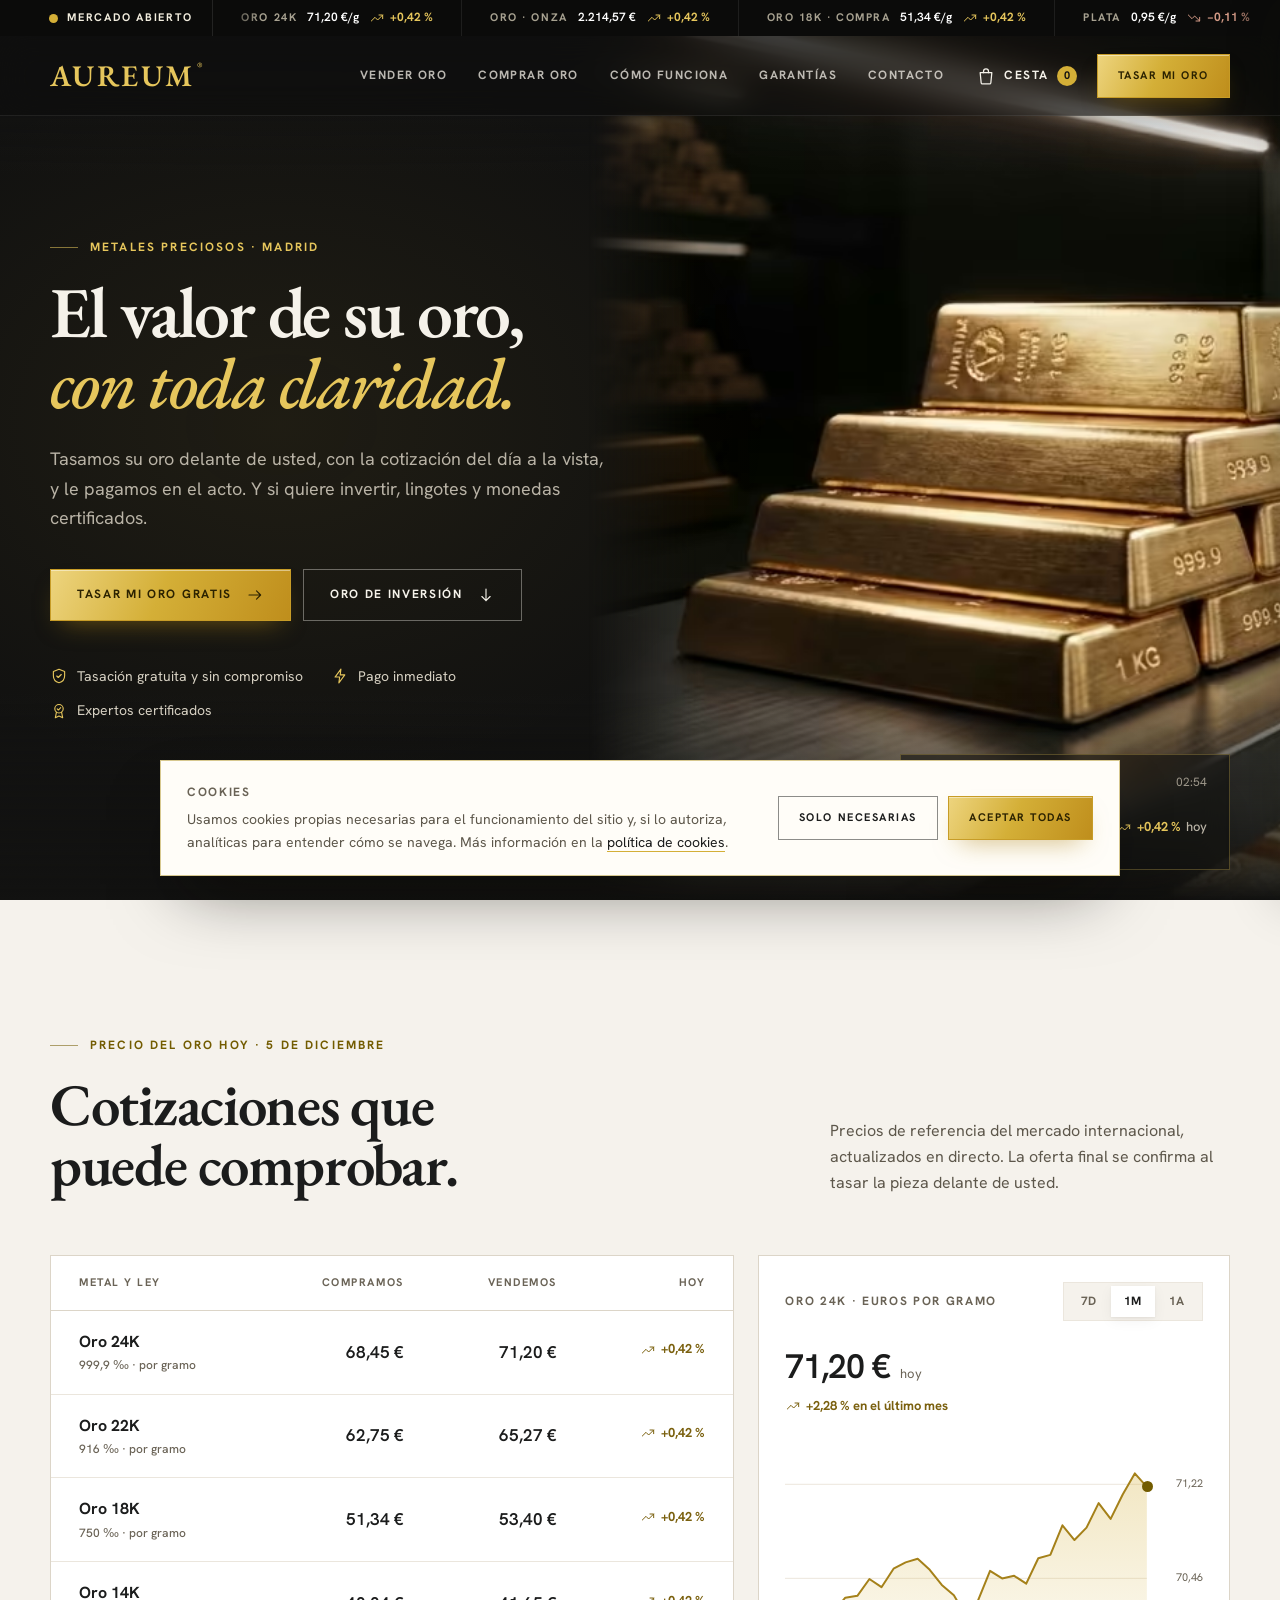
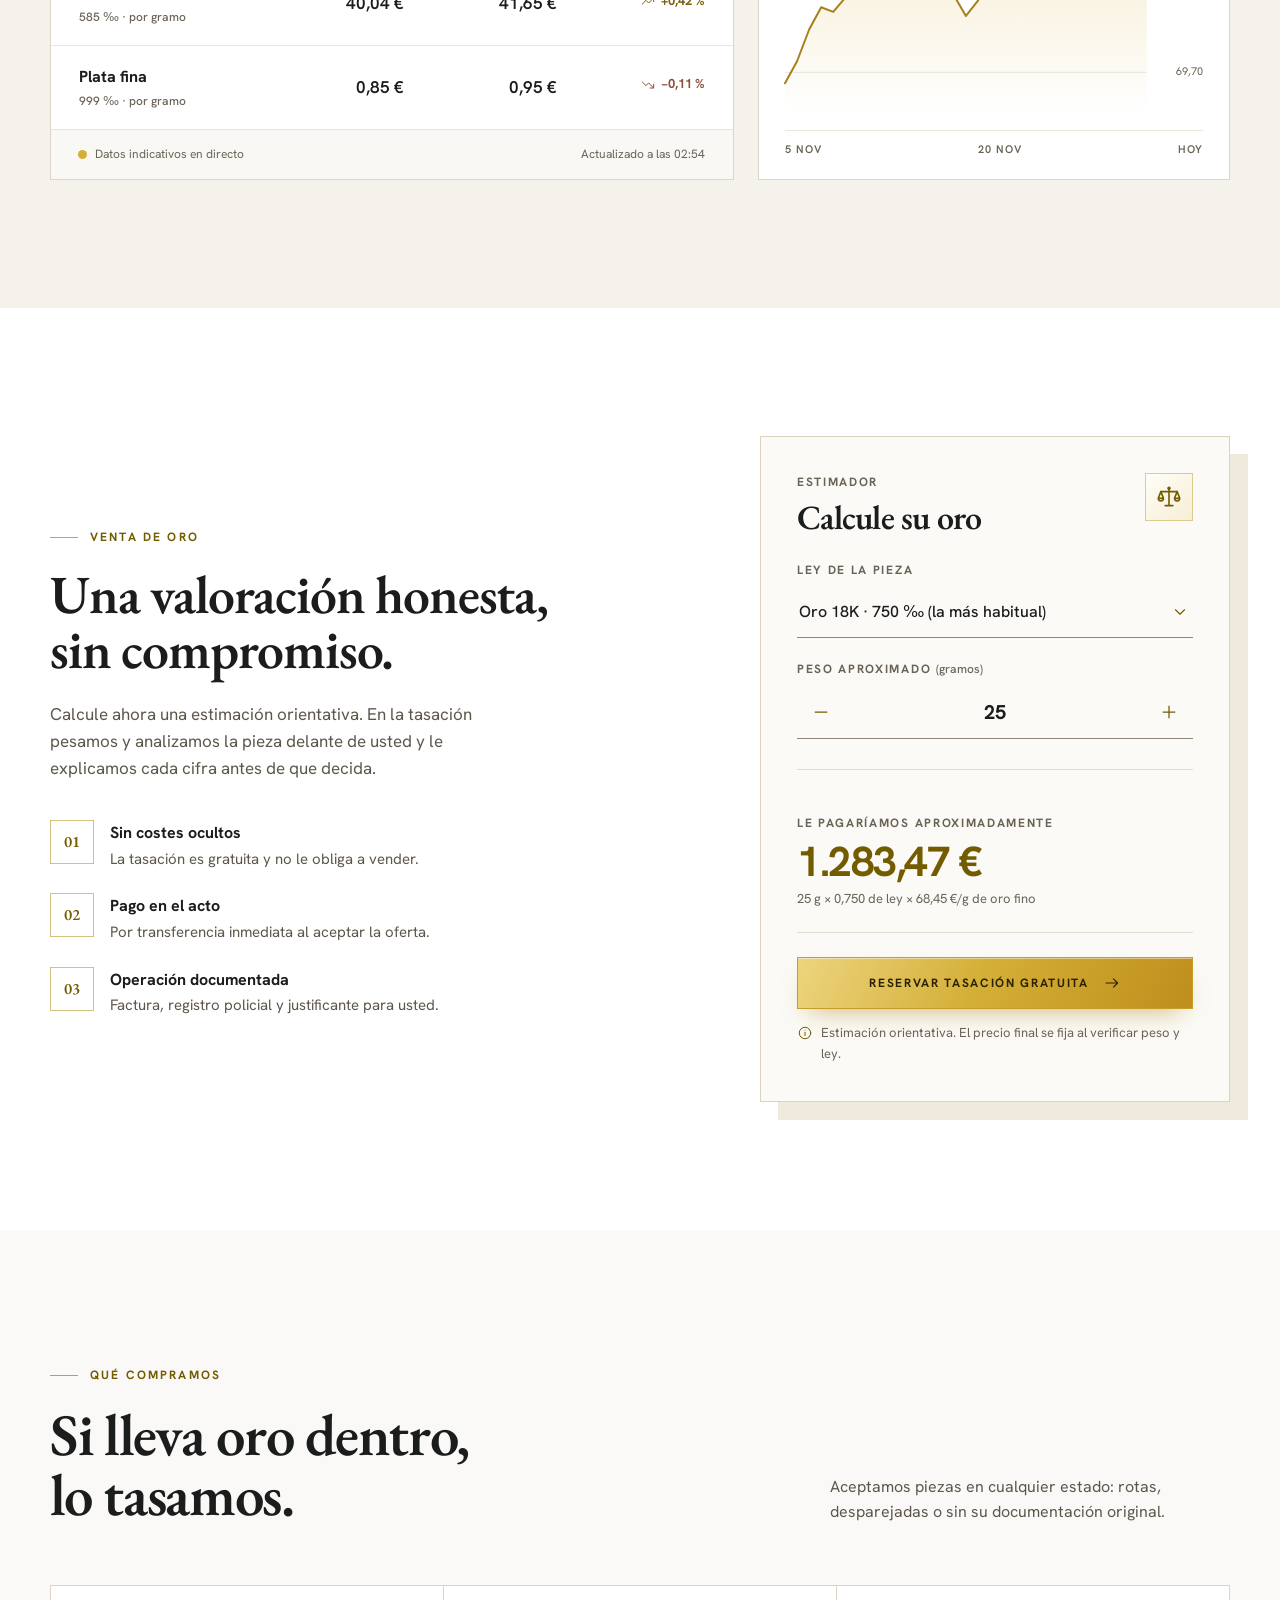
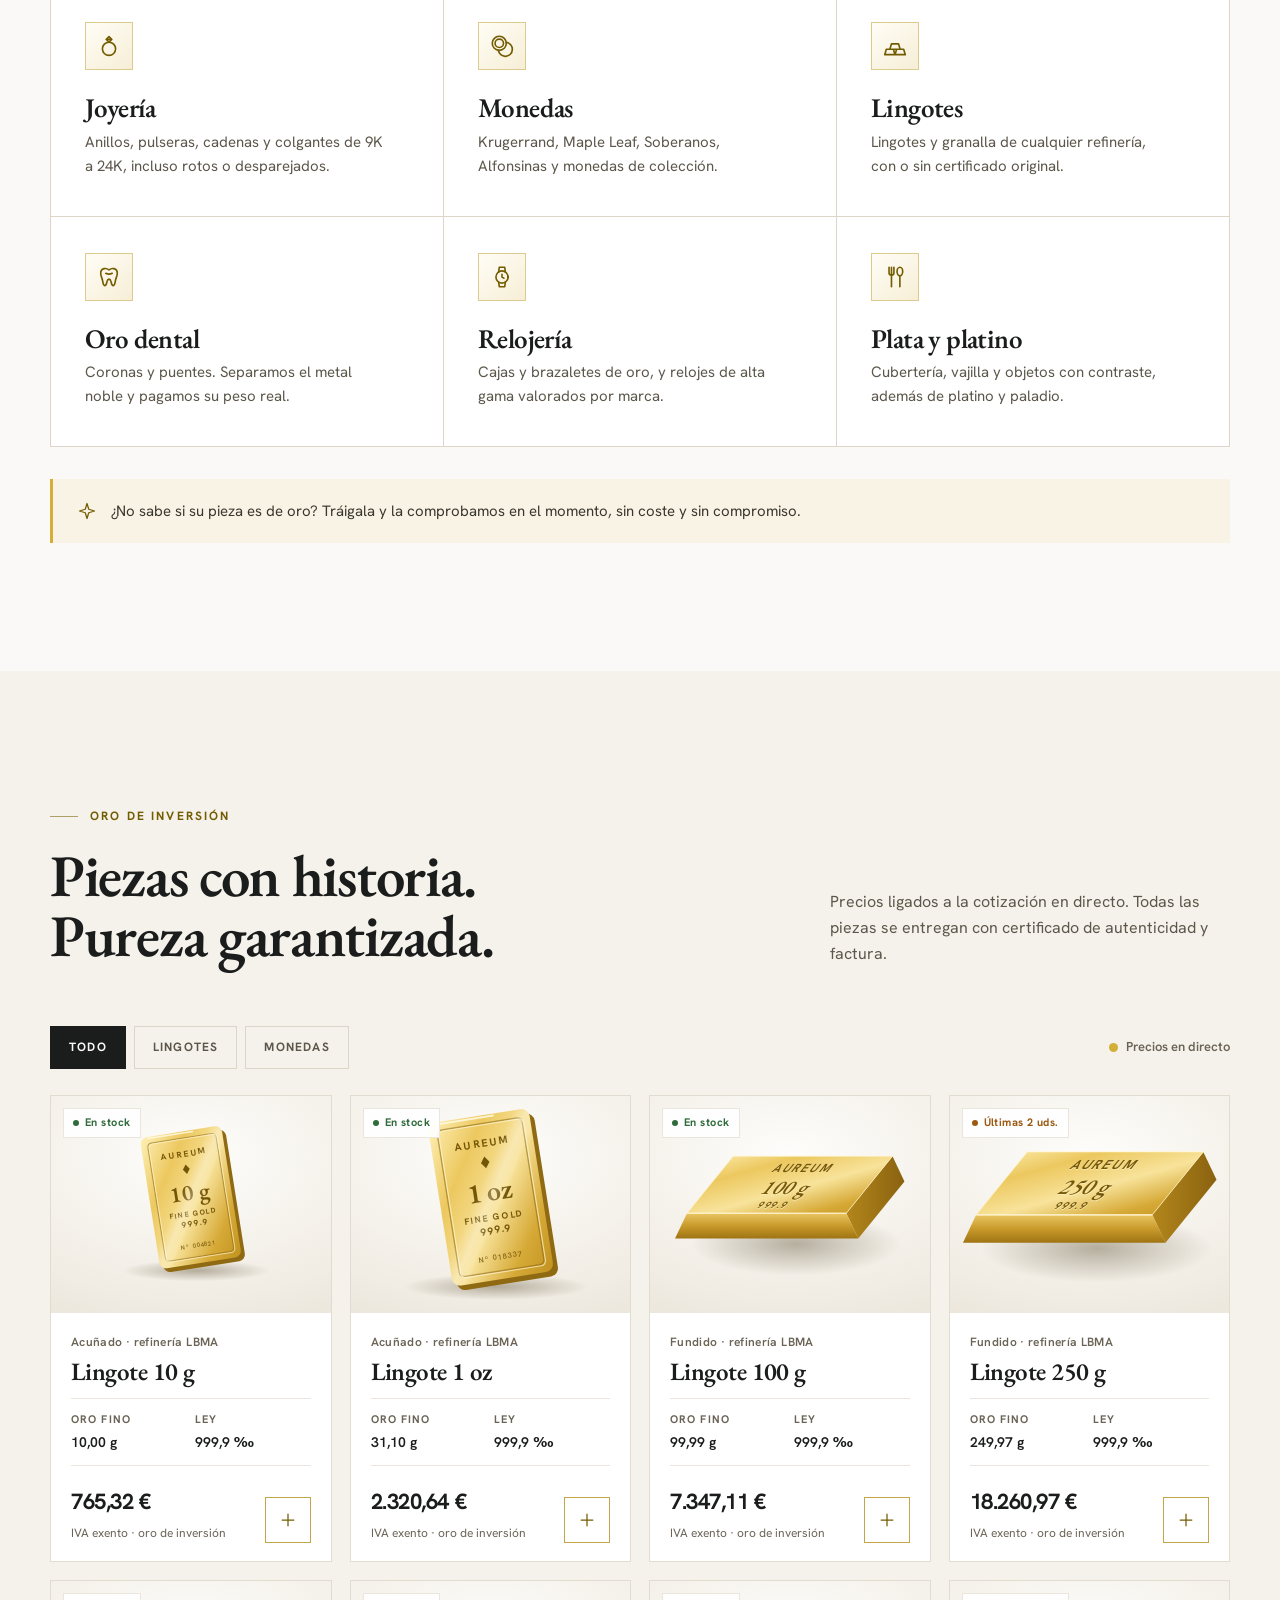
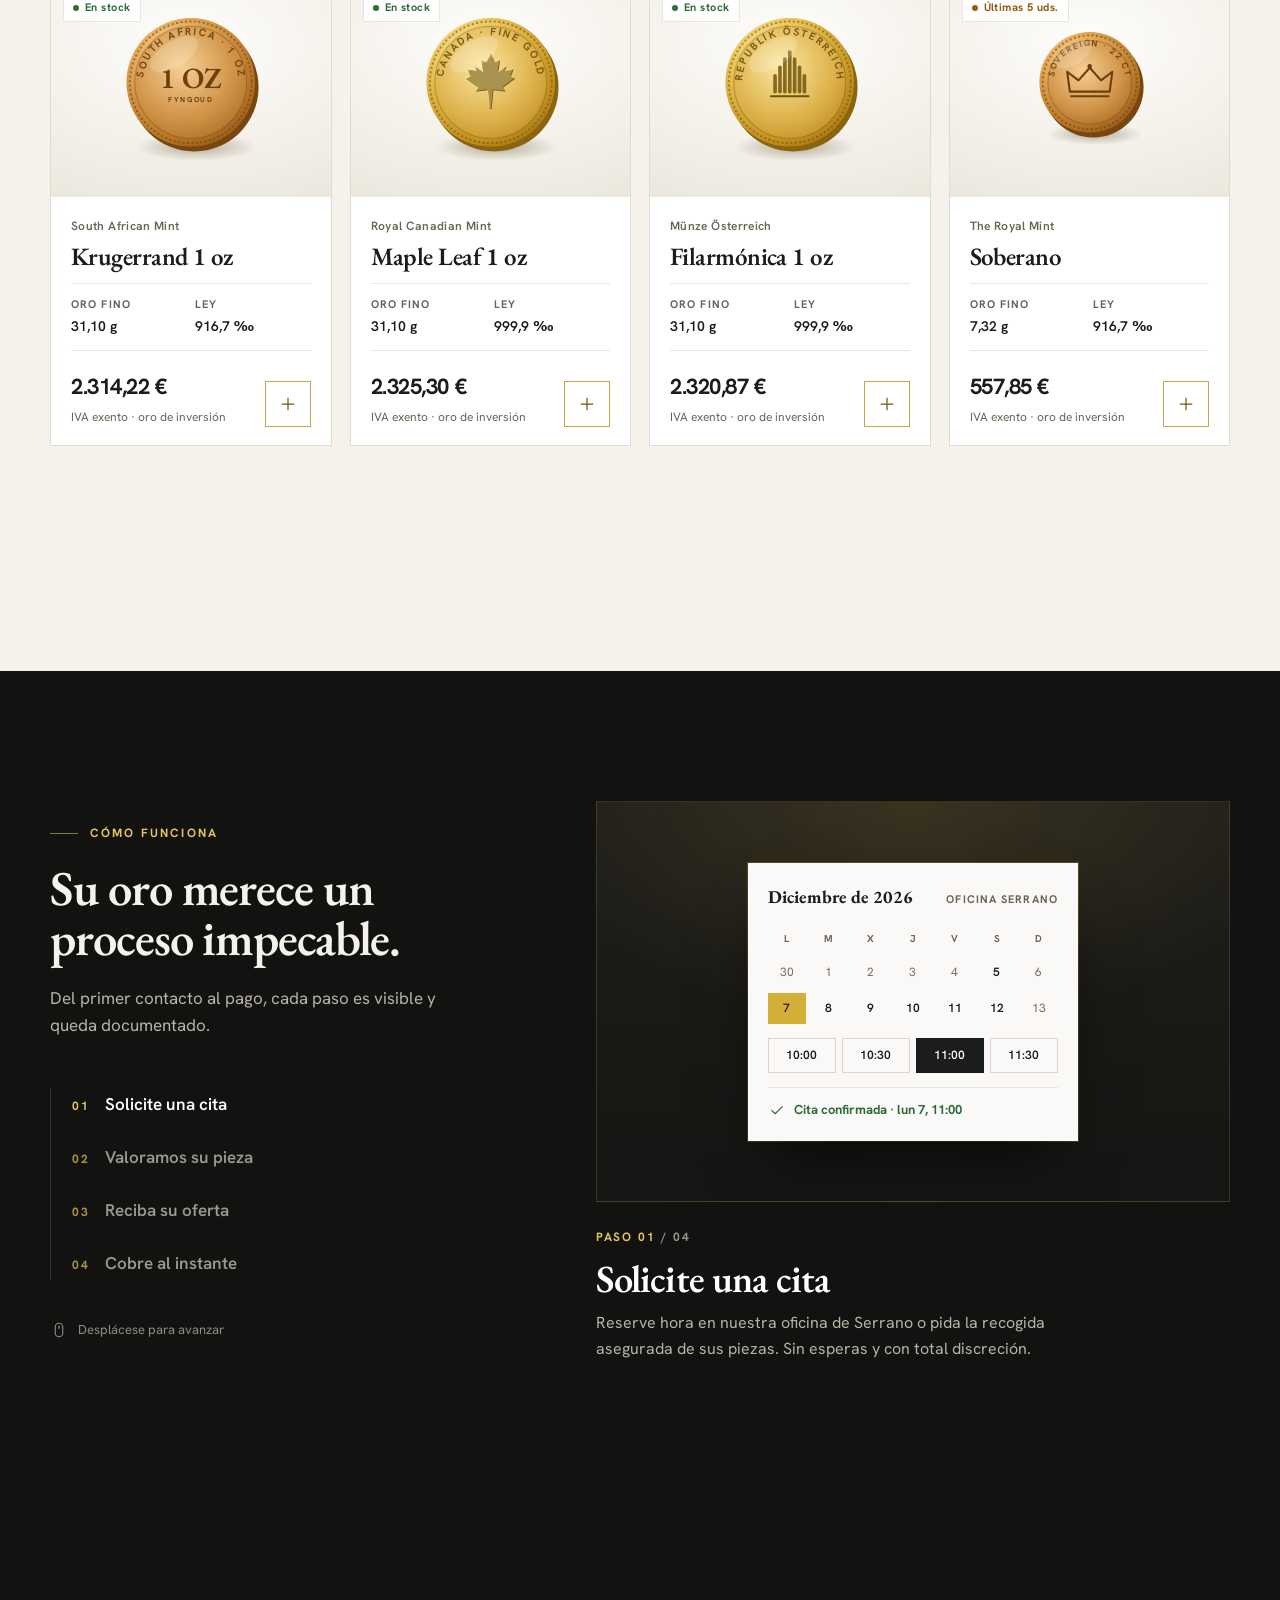
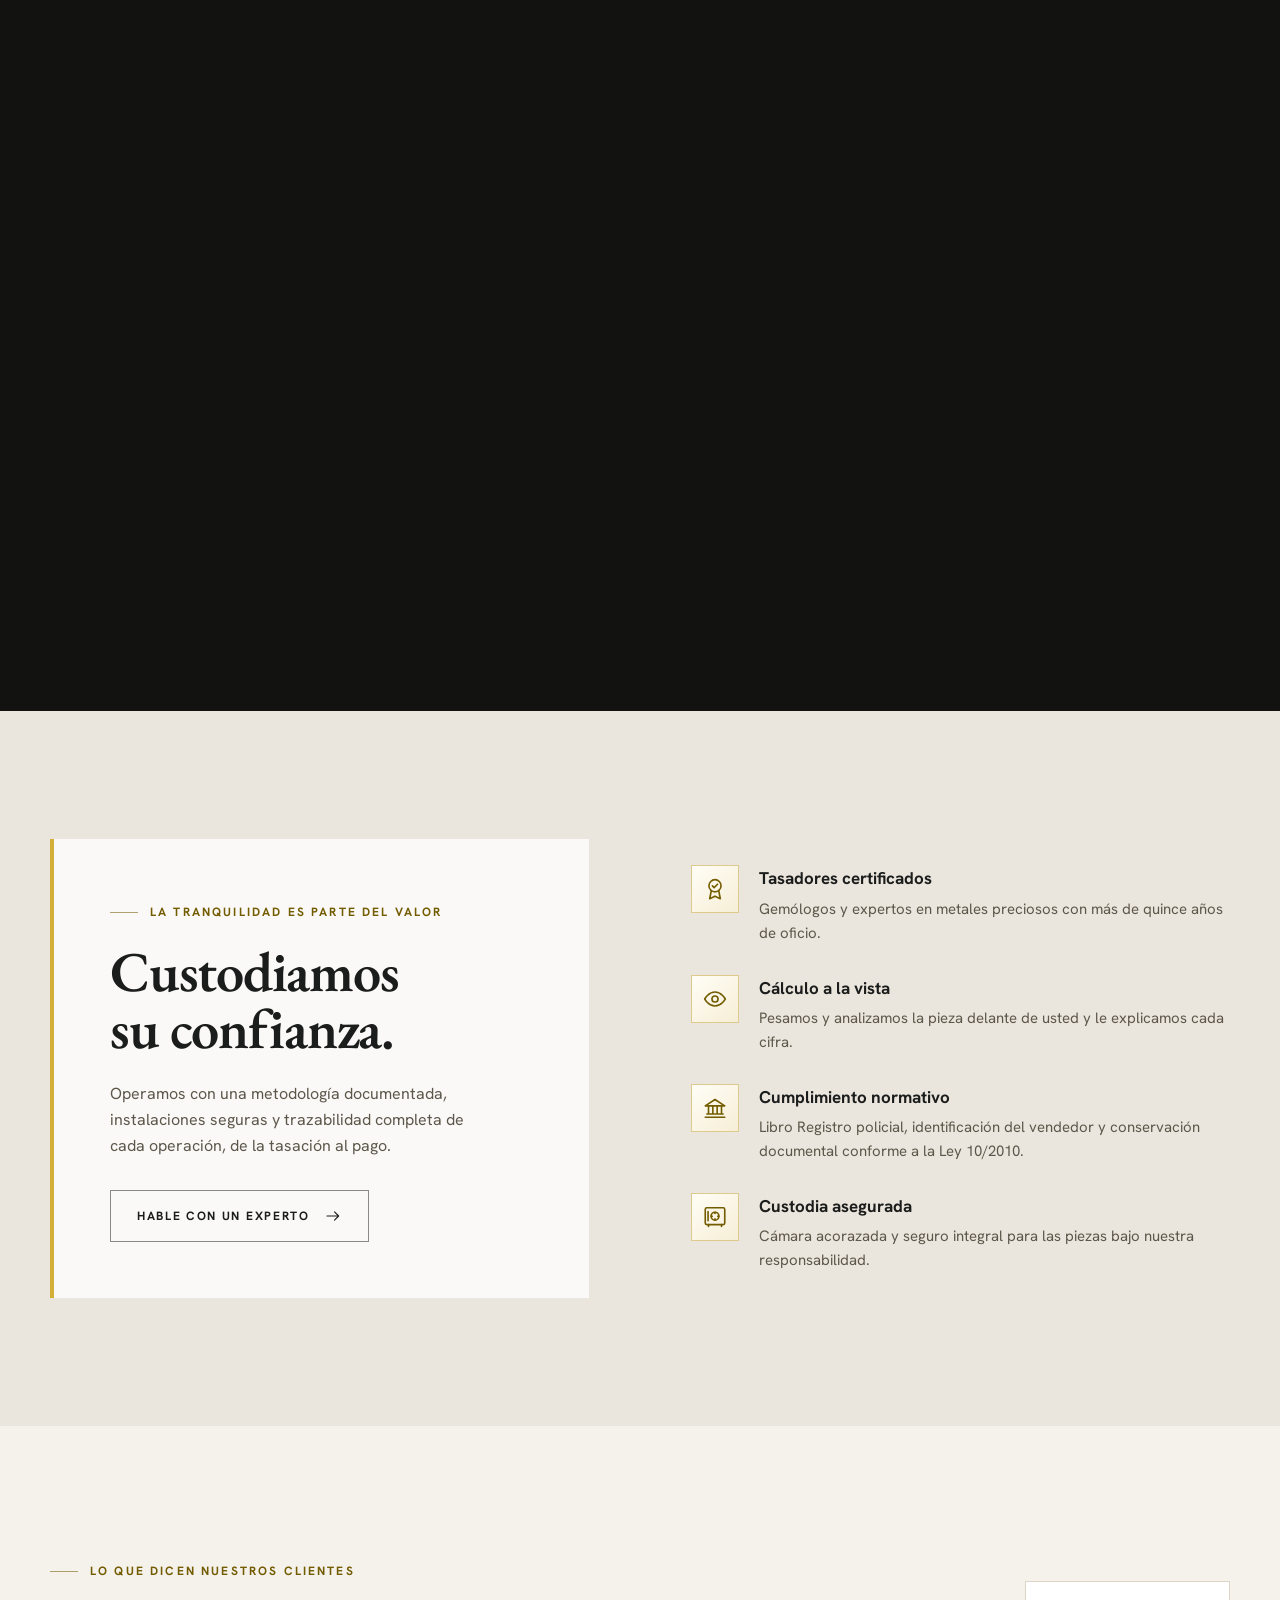
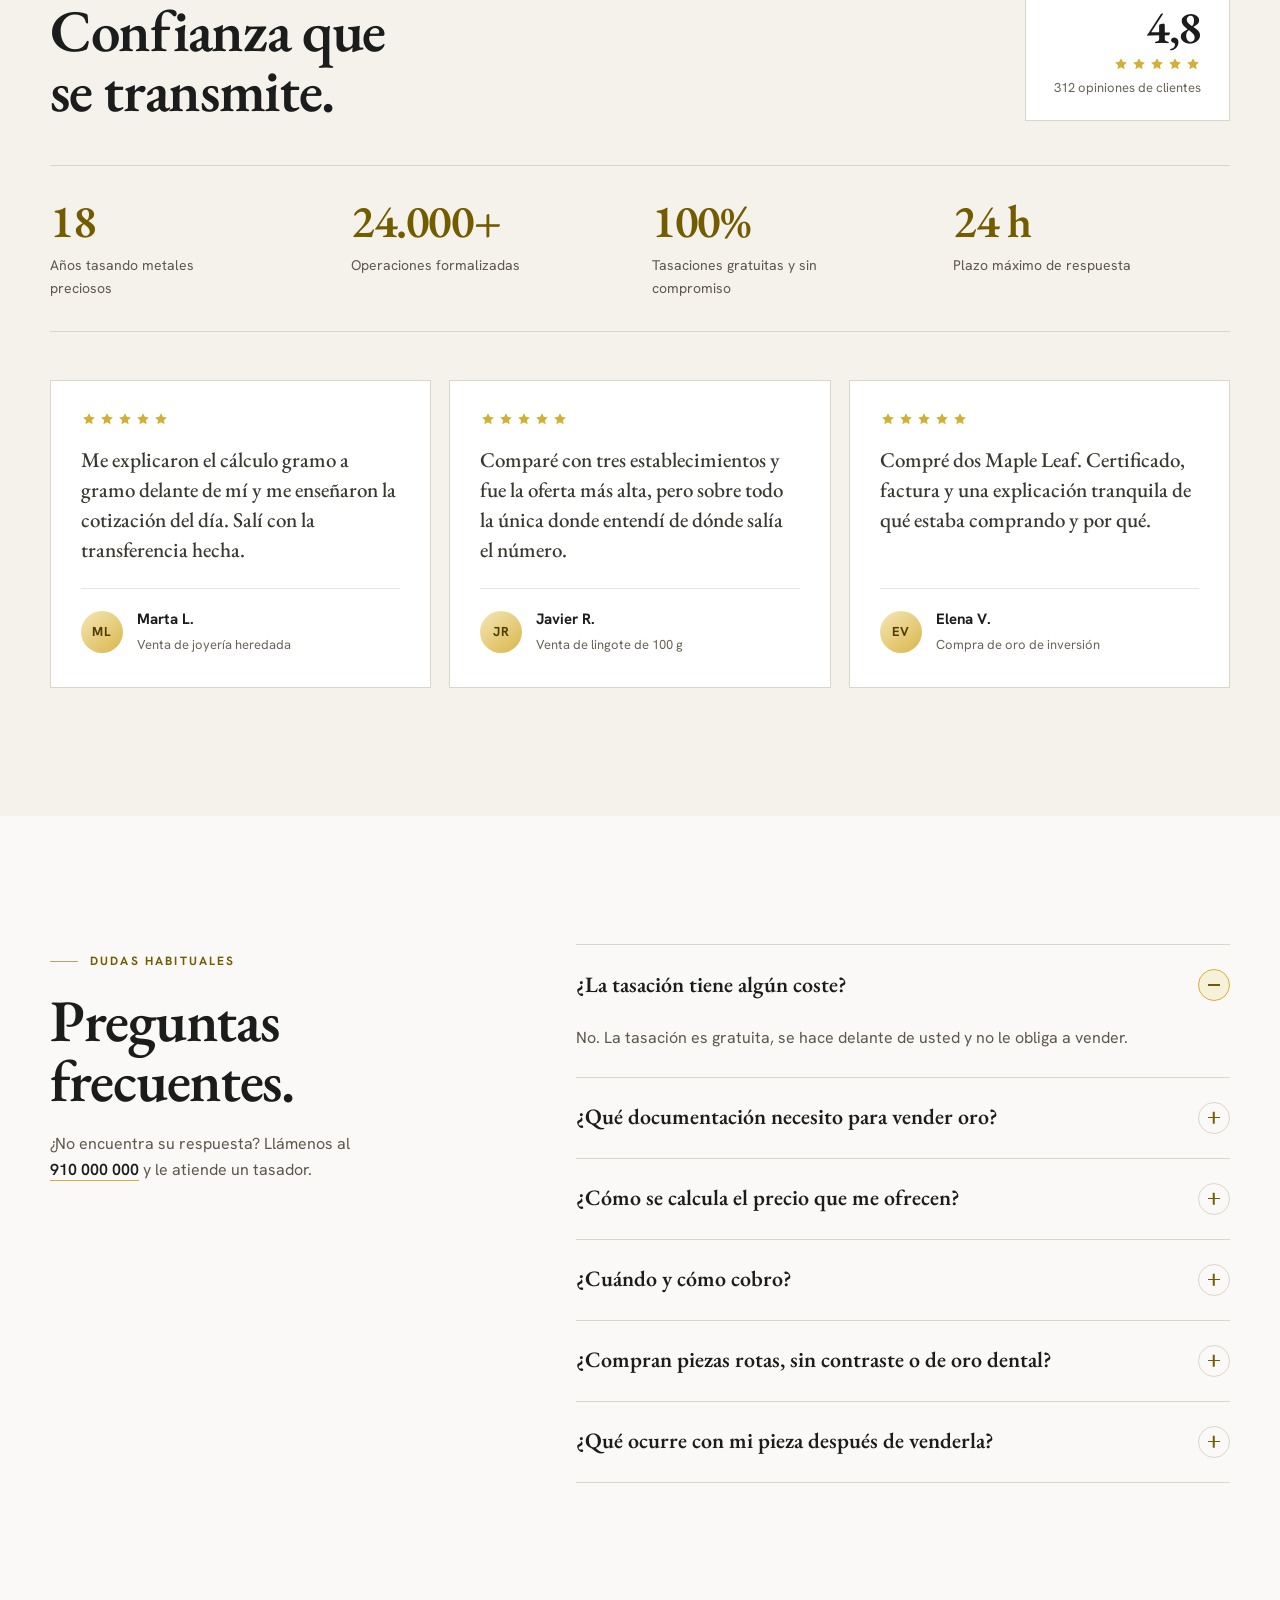
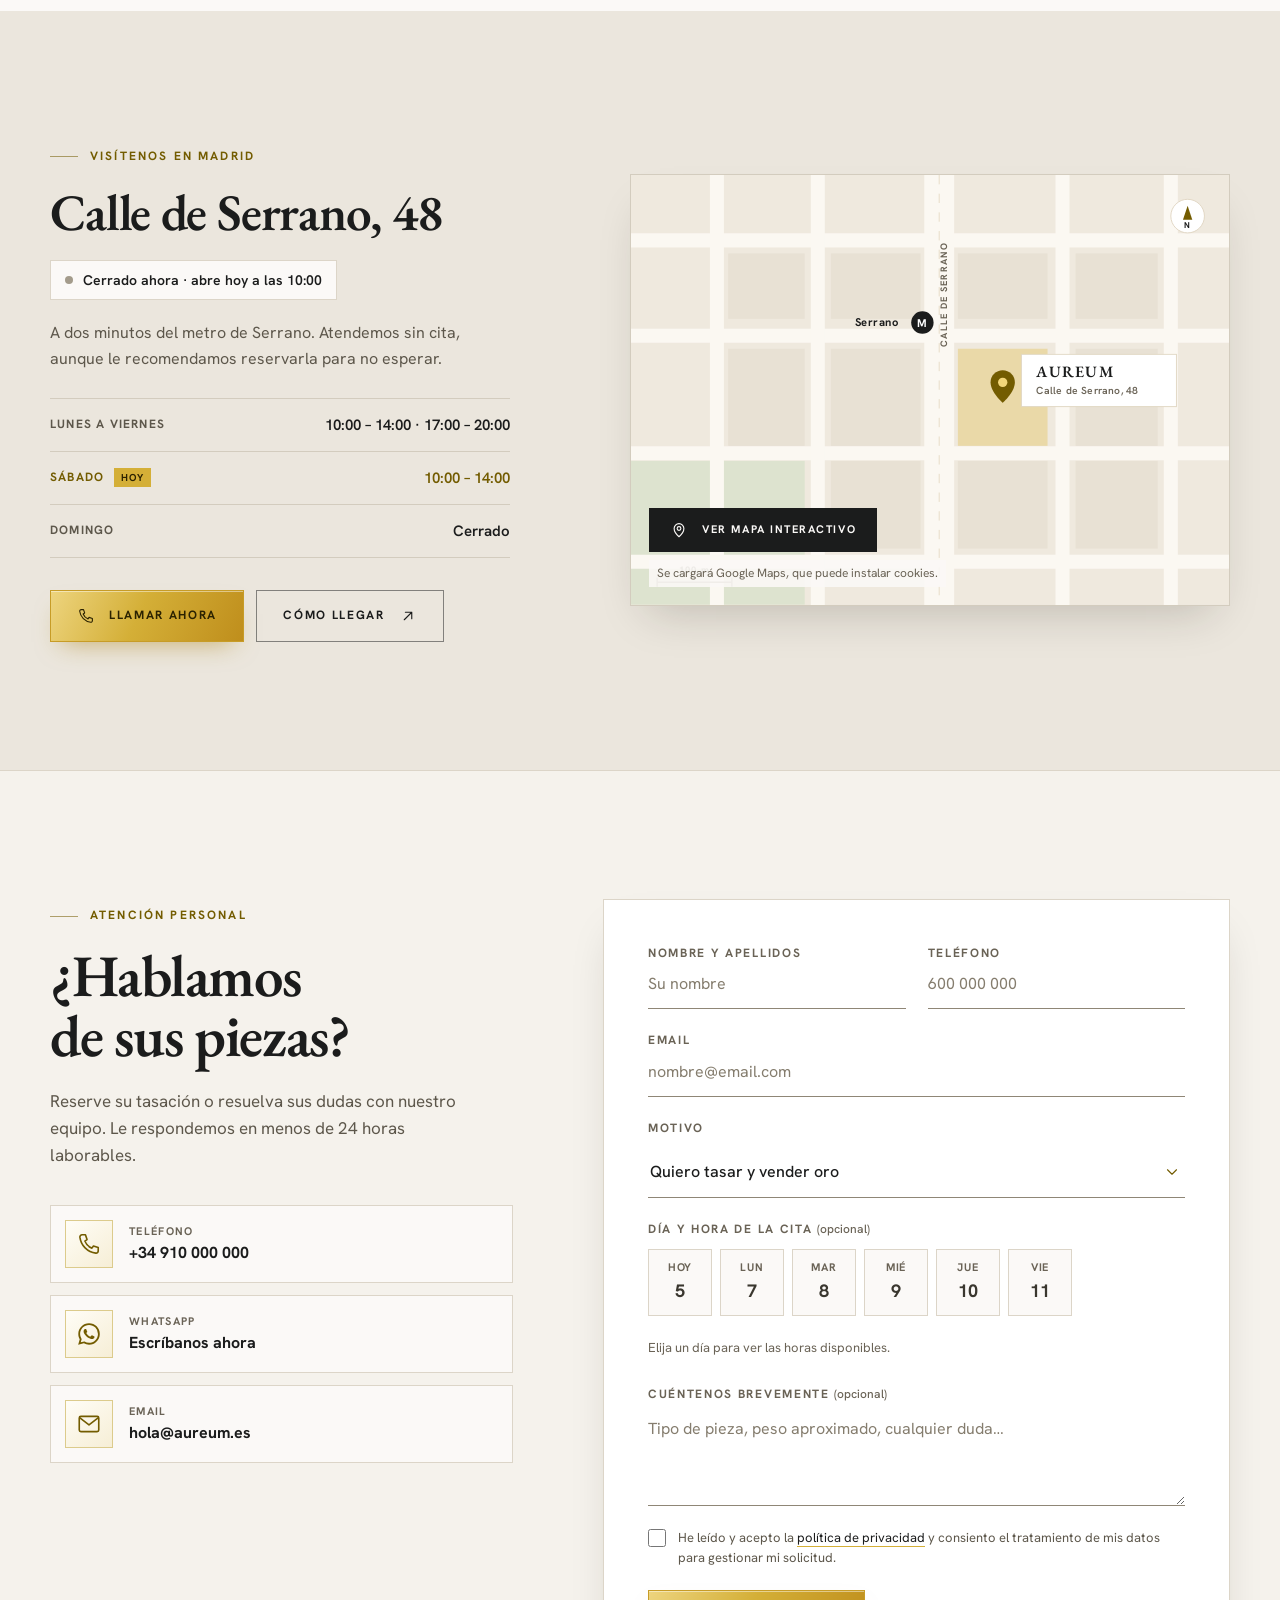
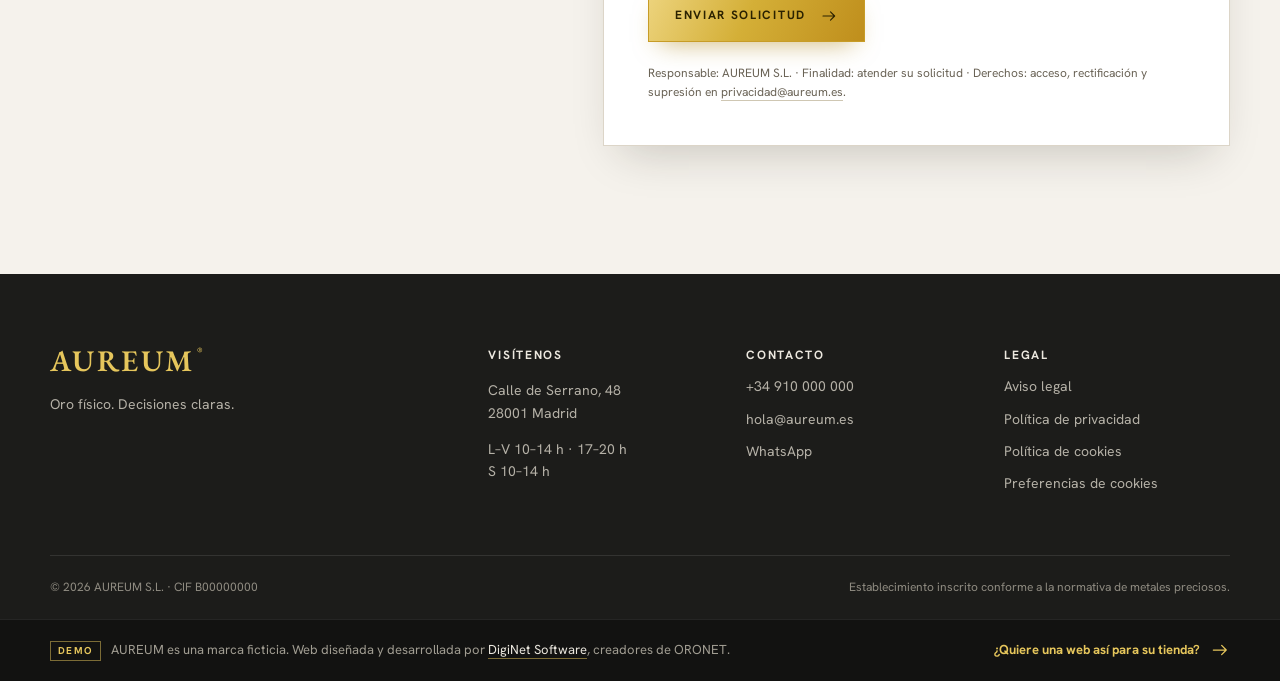
<file: index.html>
<!doctype html>
<html lang="es">
  <head>
    <meta charset="UTF-8" />
    <meta name="viewport" content="width=device-width, initial-scale=1.0, viewport-fit=cover" />
    <title>AUREUM | Compra y venta de oro en Madrid</title>
    <meta name="description" content="Compramos y vendemos oro físico en Madrid: tasación gratuita delante de usted, precio ligado a la cotización del día y pago inmediato. Lingotes y monedas de inversión certificados." />
    <!-- DEMO: quitar esta linea al desplegar en el dominio real del cliente. -->
    <meta name="robots" content="noindex,nofollow" />
    <link rel="canonical" href="https://demo.diginetsoftware.es/" />
    <meta name="theme-color" content="#121211" />

    <meta property="og:type" content="website" />
    <meta property="og:site_name" content="AUREUM" />
    <meta property="og:locale" content="es_ES" />
    <meta property="og:url" content="https://demo.diginetsoftware.es/" />
    <meta property="og:title" content="AUREUM | Compra y venta de oro en Madrid" />
    <meta property="og:description" content="Tasación gratuita delante de usted, precio ligado a la cotización del día y pago inmediato." />
    <meta property="og:image" content="https://demo.diginetsoftware.es/assets/og-aureum.jpg" />
    <meta property="og:image:width" content="1200" />
    <meta property="og:image:height" content="630" />
    <meta property="og:image:alt" content="AUREUM — el valor de su oro, con toda claridad." />
    <meta name="twitter:card" content="summary_large_image" />
    <meta name="twitter:title" content="AUREUM | Compra y venta de oro en Madrid" />
    <meta name="twitter:description" content="Tasación gratuita delante de usted, precio ligado a la cotización del día y pago inmediato." />
    <meta name="twitter:image" content="https://demo.diginetsoftware.es/assets/og-aureum.jpg" />

    <link rel="icon" href="assets/favicon.ico" sizes="any" />
    <link rel="icon" type="image/png" href="assets/favicon-32.png" sizes="32x32" />
    <link rel="apple-touch-icon" href="assets/apple-touch-icon.png" />
    <link rel="manifest" href="site.webmanifest" />

    <link rel="preload" href="assets/fonts/eb-garamond.woff2" as="font" type="font/woff2" crossorigin />
    <link rel="preload" href="assets/fonts/hanken-grotesk.woff2" as="font" type="font/woff2" crossorigin />
    <link rel="stylesheet" href="styles.css?v=5" />
    <script>document.documentElement.classList.add('js');</script>

    <script type="application/ld+json">
    {
      "@context": "https://schema.org",
      "@type": "JewelryStore",
      "@id": "https://demo.diginetsoftware.es/#negocio",
      "name": "AUREUM",
      "description": "Compraventa de oro de inversión y joyería en Madrid. Tasación gratuita, precio ligado a la cotización y pago inmediato.",
      "url": "https://demo.diginetsoftware.es/",
      "image": "https://demo.diginetsoftware.es/assets/og-aureum.jpg",
      "logo": "https://demo.diginetsoftware.es/assets/icon-512.png",
      "telephone": "+34910000000",
      "email": "hola@aureum.es",
      "priceRange": "€€€",
      "currenciesAccepted": "EUR",
      "paymentAccepted": "Transferencia bancaria",
      "address": {
        "@type": "PostalAddress",
        "streetAddress": "Calle de Serrano, 48",
        "postalCode": "28001",
        "addressLocality": "Madrid",
        "addressRegion": "Madrid",
        "addressCountry": "ES"
      },
      "geo": { "@type": "GeoCoordinates", "latitude": 40.4266, "longitude": -3.6874 },
      "areaServed": { "@type": "City", "name": "Madrid" },
      "openingHoursSpecification": [
        { "@type": "OpeningHoursSpecification", "dayOfWeek": ["Monday","Tuesday","Wednesday","Thursday","Friday"], "opens": "10:00", "closes": "14:00" },
        { "@type": "OpeningHoursSpecification", "dayOfWeek": ["Monday","Tuesday","Wednesday","Thursday","Friday"], "opens": "17:00", "closes": "20:00" },
        { "@type": "OpeningHoursSpecification", "dayOfWeek": "Saturday", "opens": "10:00", "closes": "14:00" }
      ],
      "makesOffer": [
        { "@type": "Offer", "itemOffered": { "@type": "Service", "name": "Tasación gratuita de oro" } },
        { "@type": "Offer", "itemOffered": { "@type": "Service", "name": "Compra de oro y joyas" } },
        { "@type": "Offer", "itemOffered": { "@type": "Service", "name": "Venta de oro de inversión" } }
      ]
    }
    </script>
    <script type="application/ld+json">
    {
      "@context": "https://schema.org",
      "@type": "FAQPage",
      "mainEntity": [
        { "@type": "Question", "name": "¿La tasación tiene algún coste?", "acceptedAnswer": { "@type": "Answer", "text": "No. La tasación es gratuita, se hace delante de usted y no le obliga a vender." } },
        { "@type": "Question", "name": "¿Qué documentación necesito para vender oro?", "acceptedAnswer": { "@type": "Answer", "text": "Un documento de identidad oficial en vigor (DNI, NIE o pasaporte). La normativa nos obliga a identificar al vendedor y a registrar cada compra en el Libro Registro policial." } },
        { "@type": "Question", "name": "¿Cómo se calcula el precio que me ofrecen?", "acceptedAnswer": { "@type": "Answer", "text": "Multiplicamos el peso neto de la pieza por su ley y por el precio del oro fino del momento. Le enseñamos cada cifra antes de que decida." } },
        { "@type": "Question", "name": "¿Cuándo y cómo cobro?", "acceptedAnswer": { "@type": "Answer", "text": "En el momento de aceptar la oferta, por transferencia inmediata. Recibe la factura y el justificante de la operación." } },
        { "@type": "Question", "name": "¿Compran piezas rotas, sin contraste o de oro dental?", "acceptedAnswer": { "@type": "Answer", "text": "Sí. Valoramos el metal precioso que contiene la pieza, esté como esté. Si no tiene contraste, comprobamos su ley con un ensayo no destructivo." } },
        { "@type": "Question", "name": "¿Qué ocurre con mi pieza después de venderla?", "acceptedAnswer": { "@type": "Answer", "text": "Queda registrada y la conservamos sin alterar durante el plazo que marca la normativa antes de su fundición o reventa." } }
      ]
    }
    </script>
  </head>
  <body>
    <a class="skip-link" href="#contenido">Saltar al contenido principal</a>

    <!-- Sprite: iconos y degradados de las ilustraciones de producto -->
    <svg class="sprite" aria-hidden="true" focusable="false">
      <defs>
        <symbol id="i-ring" viewBox="0 0 24 24"><circle cx="12" cy="14.6" r="6.1"/><path d="M9.6 5.9 12 3.4l2.4 2.5L12 8.5z"/><path d="M9.6 5.9h4.8"/></symbol>
        <symbol id="i-coin" viewBox="0 0 24 24"><circle cx="9.5" cy="9.5" r="6.5"/><circle cx="9.5" cy="9.5" r="3.9"/><path d="M15.9 8.6a6.5 6.5 0 1 1-7.3 7.3"/></symbol>
        <symbol id="i-bars" viewBox="0 0 24 24"><path d="M2.5 20 4 15h6.5l1.5 5zM12 20l1.5-5H20l1.5 5zM7.25 15l1.5-5h6.5l1.5 5z"/></symbol>
        <symbol id="i-tooth" viewBox="0 0 24 24"><path d="M12 5.4c-1.4-1-3-1.5-4.5-1.1C5.2 4.9 4.1 7 4.4 9.4c.3 2.2 1.2 3.6 1.6 5.6.4 2 .6 5 2.1 5 1.5 0 1.7-2.4 2.1-4 .3-1.2.8-2 1.8-2s1.5.8 1.8 2c.4 1.6.6 4 2.1 4s1.7-3 2.1-5c.4-2 1.3-3.4 1.6-5.6.3-2.4-.8-4.5-3.1-5.1-1.5-.4-3.1.1-4.5 1.1z"/><path d="M9 8.6c1 .5 2 .8 3 .8s2-.3 3-.8"/></symbol>
        <symbol id="i-watch" viewBox="0 0 24 24"><circle cx="12" cy="12" r="5.6"/><path d="m8.9 7.3.6-4.3h5l.6 4.3M8.9 16.7l.6 4.3h5l.6-4.3M12 9.6V12l1.7 1.1M17.6 11.2v1.6"/></symbol>
        <symbol id="i-cutlery" viewBox="0 0 24 24"><path d="M6.5 3v5M8.75 3v18M11 3v5M6.5 8a2.25 2.25 0 0 0 4.5 0"/><ellipse cx="16.5" cy="6.9" rx="2.6" ry="3.9"/><path d="M16.5 10.8V21"/></symbol>
        <symbol id="i-calendar" viewBox="0 0 24 24"><rect x="3.5" y="5" width="17" height="15.5" rx="1.5"/><path d="M3.5 9.5h17M8 3v4M16 3v4M9 15l2 2 4-4"/></symbol>
        <symbol id="i-scale" viewBox="0 0 24 24"><path d="M12 4.2V20M8.5 20h7M4.5 7h15"/><circle cx="12" cy="4" r=".9"/><path d="m4.5 7-2.4 6.2M4.5 7l2.4 6.2M2.1 13.2a2.4 2.4 0 0 0 4.8 0zM19.5 7l-2.4 6.2M19.5 7l2.4 6.2M17.1 13.2a2.4 2.4 0 0 0 4.8 0z"/></symbol>
        <symbol id="i-document" viewBox="0 0 24 24"><path d="M14 3H7a1.5 1.5 0 0 0-1.5 1.5v15A1.5 1.5 0 0 0 7 21h10a1.5 1.5 0 0 0 1.5-1.5V7.5z"/><path d="M14 3v4.5h4.5M8.8 12.2h6.4M8.8 15.6h6.4M8.8 8.8h2.7"/></symbol>
        <symbol id="i-cash" viewBox="0 0 24 24"><rect x="2.5" y="6.5" width="19" height="11" rx="1.5"/><circle cx="12" cy="12" r="2.7"/><path d="M6 12h.01M18 12h.01"/></symbol>
        <symbol id="i-badge" viewBox="0 0 24 24"><circle cx="12" cy="9" r="5.6"/><path d="m8.6 13.4-1.5 7.6L12 18.6l4.9 2.4-1.5-7.6M9.6 9.1l1.6 1.6 3.1-3.1"/></symbol>
        <symbol id="i-eye" viewBox="0 0 24 24"><path d="M2.5 12S6 5.5 12 5.5 21.5 12 21.5 12 18 18.5 12 18.5 2.5 12 2.5 12z"/><circle cx="12" cy="12" r="2.8"/></symbol>
        <symbol id="i-landmark" viewBox="0 0 24 24"><path d="M3 20.5h18M4.5 17.5h15M6 10.5v7M10 10.5v7M14 10.5v7M18 10.5v7M3 10h18L12 4.2z"/></symbol>
        <symbol id="i-vault" viewBox="0 0 24 24"><rect x="3" y="3.5" width="18" height="15.5" rx="1.5"/><circle cx="12" cy="11.25" r="3.6"/><path d="M12 7.65v1.1M12 13.75v1.1M8.4 11.25h1.1M14.5 11.25h1.1M6 19v1.8M18 19v1.8M5.6 7v8.5"/></symbol>
        <symbol id="i-shield" viewBox="0 0 24 24"><path d="m12 3 7.5 3v5.5c0 4.6-3.2 8.3-7.5 9.5-4.3-1.2-7.5-4.9-7.5-9.5V6z"/><path d="m9 12 2 2 4-4"/></symbol>
        <symbol id="i-bolt" viewBox="0 0 24 24"><path d="M13.2 2.8 5.4 13.4h6.1l-1 7.8 7.9-10.7h-6.1z"/></symbol>
        <symbol id="i-phone" viewBox="0 0 24 24"><path d="M5.6 3.5h3.1l1.5 4.4-2 1.4a11 11 0 0 0 6.5 6.5l1.4-2 4.4 1.5v3.1a2 2 0 0 1-2.2 2A16.9 16.9 0 0 1 3.6 5.7a2 2 0 0 1 2-2.2z"/></symbol>
        <symbol id="i-mail" viewBox="0 0 24 24"><rect x="3" y="5" width="18" height="14" rx="1.5"/><path d="m3.6 6.4 8.4 6.4 8.4-6.4"/></symbol>
        <symbol id="i-pin" viewBox="0 0 24 24"><path d="M12 21s-6.5-5.6-6.5-11a6.5 6.5 0 0 1 13 0c0 5.4-6.5 11-6.5 11z"/><circle cx="12" cy="10" r="2.5"/></symbol>
        <symbol id="i-clock" viewBox="0 0 24 24"><circle cx="12" cy="12" r="8.6"/><path d="M12 7.6V12l3 2"/></symbol>
        <symbol id="i-arrow-right" viewBox="0 0 24 24"><path d="M4 12h15.5M14 6.5l5.5 5.5-5.5 5.5"/></symbol>
        <symbol id="i-arrow-down" viewBox="0 0 24 24"><path d="M12 4v15.5M6.5 14l5.5 5.5 5.5-5.5"/></symbol>
        <symbol id="i-arrow-up-right" viewBox="0 0 24 24"><path d="M7 17 17 7M8.5 7H17v8.5"/></symbol>
        <symbol id="i-plus" viewBox="0 0 24 24"><path d="M12 5v14M5 12h14"/></symbol>
        <symbol id="i-minus" viewBox="0 0 24 24"><path d="M5 12h14"/></symbol>
        <symbol id="i-close" viewBox="0 0 24 24"><path d="m6 6 12 12M18 6 6 18"/></symbol>
        <symbol id="i-bag" viewBox="0 0 24 24"><path d="M5 8h14l-1.2 12.2a1.5 1.5 0 0 1-1.5 1.3H7.7a1.5 1.5 0 0 1-1.5-1.3z"/><path d="M9 8V6.5a3 3 0 0 1 6 0V8"/></symbol>
        <symbol id="i-check" viewBox="0 0 24 24"><path d="m5 12.5 4.5 4.5L19 7.5"/></symbol>
        <symbol id="i-chevron-down" viewBox="0 0 24 24"><path d="m6 9 6 6 6-6"/></symbol>
        <symbol id="i-info" viewBox="0 0 24 24"><circle cx="12" cy="12" r="8.6"/><path d="M12 11v5M12 8h.01"/></symbol>
        <symbol id="i-trend-up" viewBox="0 0 24 24"><path d="m3.5 16.5 5.5-5.5 4 4 7.5-7.5M15 7.5h5.5V13"/></symbol>
        <symbol id="i-trend-down" viewBox="0 0 24 24"><path d="m3.5 7.5 5.5 5.5 4-4 7.5 7.5M15 16.5h5.5V11"/></symbol>
        <symbol id="i-trend-flat" viewBox="0 0 24 24"><path d="M4 12h15.5M15 7.5l4.5 4.5-4.5 4.5"/></symbol>
        <symbol id="i-download" viewBox="0 0 24 24"><path d="M12 3.5v11.5M7.5 10.5l4.5 4.5 4.5-4.5M4.5 16v3a1.5 1.5 0 0 0 1.5 1.5h12a1.5 1.5 0 0 0 1.5-1.5v-3"/></symbol>
        <symbol id="i-lock" viewBox="0 0 24 24"><rect x="5" y="10.5" width="14" height="10" rx="1.5"/><path d="M8.5 10.5V7.5a3.5 3.5 0 0 1 7 0v3M12 14.5v2.5"/></symbol>
        <symbol id="i-spark" viewBox="0 0 24 24"><path d="m12 3 2.1 6.9L21 12l-6.9 2.1L12 21l-2.1-6.9L3 12l6.9-2.1z"/></symbol>
        <symbol id="i-mouse" viewBox="0 0 24 24"><rect x="7" y="3" width="10" height="18" rx="5"/><path d="M12 7v3"/></symbol>
        <symbol id="i-star" viewBox="0 0 24 24"><path fill="currentColor" stroke="none" d="m12 3.2 2.7 5.6 6.1.8-4.5 4.2 1.1 6-5.4-2.9-5.4 2.9 1.1-6-4.5-4.2 6.1-.8z"/></symbol>
        <symbol id="i-whatsapp" viewBox="0 0 24 24"><path fill="currentColor" stroke="none" d="M12.04 2C6.58 2 2.13 6.45 2.13 11.91c0 1.75.46 3.45 1.32 4.95L2 22l5.25-1.38a9.9 9.9 0 0 0 4.79 1.22h.01c5.46 0 9.91-4.45 9.91-9.91 0-2.65-1.03-5.14-2.9-7.01A9.82 9.82 0 0 0 12.04 2Zm0 18.15h-.01a8.2 8.2 0 0 1-4.19-1.15l-.3-.18-3.12.82.83-3.04-.2-.31a8.18 8.18 0 0 1-1.26-4.38c0-4.54 3.7-8.24 8.25-8.24 2.2 0 4.27.86 5.83 2.42a8.2 8.2 0 0 1 2.41 5.83c0 4.54-3.7 8.23-8.24 8.23Zm4.52-6.16c-.25-.12-1.47-.72-1.69-.81-.23-.08-.39-.12-.56.13-.16.24-.64.8-.78.97-.14.16-.29.19-.54.06-.25-.12-1.05-.39-1.99-1.23-.74-.66-1.23-1.47-1.38-1.72-.14-.25-.01-.38.11-.5.11-.11.25-.29.37-.43.13-.15.17-.25.25-.41.08-.17.04-.31-.02-.43-.06-.12-.56-1.34-.76-1.84-.2-.48-.4-.42-.56-.43h-.47c-.17 0-.43.06-.66.31-.22.25-.87.85-.87 2.07s.89 2.4 1.02 2.56c.12.17 1.75 2.67 4.23 3.74.59.26 1.05.41 1.41.52.59.19 1.13.16 1.56.1.48-.07 1.47-.6 1.68-1.18.21-.58.21-1.08.14-1.18-.06-.11-.22-.17-.47-.29Z"/></symbol>

        <linearGradient id="g-bar-top" x1="0" y1="0" x2="1" y2="1"><stop offset="0" stop-color="#fff1b8"/><stop offset=".28" stop-color="#ecc85f"/><stop offset=".55" stop-color="#f8e39b"/><stop offset=".8" stop-color="#d6a936"/><stop offset="1" stop-color="#c1921f"/></linearGradient>
        <linearGradient id="g-bar-front" x1="0" y1="0" x2="0" y2="1"><stop offset="0" stop-color="#e9c562"/><stop offset=".5" stop-color="#c99a2b"/><stop offset="1" stop-color="#9f7413"/></linearGradient>
        <linearGradient id="g-bar-side" x1="0" y1="0" x2="1" y2="0"><stop offset="0" stop-color="#b3861b"/><stop offset="1" stop-color="#8a6210"/></linearGradient>
        <linearGradient id="g-sheen" x1="0" y1="0" x2="1" y2="1"><stop offset="0" stop-color="#fff" stop-opacity="0"/><stop offset=".42" stop-color="#fff" stop-opacity="0"/><stop offset=".5" stop-color="#fff" stop-opacity=".55"/><stop offset=".58" stop-color="#fff" stop-opacity="0"/><stop offset="1" stop-color="#fff" stop-opacity="0"/></linearGradient>
        <radialGradient id="g-coin" cx=".36" cy=".3" r=".85"><stop offset="0" stop-color="#fff3bf"/><stop offset=".35" stop-color="#ebc65b"/><stop offset=".75" stop-color="#c3921f"/><stop offset="1" stop-color="#94680c"/></radialGradient>
        <radialGradient id="g-coin-red" cx=".36" cy=".3" r=".85"><stop offset="0" stop-color="#ffe2b0"/><stop offset=".35" stop-color="#e2a856"/><stop offset=".75" stop-color="#b57426"/><stop offset="1" stop-color="#7f4c12"/></radialGradient>
        <radialGradient id="g-coin-field" cx=".42" cy=".36" r=".8"><stop offset="0" stop-color="#fbe7a0"/><stop offset=".6" stop-color="#ddb14a"/><stop offset="1" stop-color="#b8871d"/></radialGradient>
        <radialGradient id="g-coin-field-red" cx=".42" cy=".36" r=".8"><stop offset="0" stop-color="#f6cf93"/><stop offset=".6" stop-color="#cf9246"/><stop offset="1" stop-color="#a5651f"/></radialGradient>
        <radialGradient id="g-shadow" cx=".5" cy=".5" r=".5"><stop offset="0" stop-color="#3a2a08" stop-opacity=".34"/><stop offset="1" stop-color="#3a2a08" stop-opacity="0"/></radialGradient>
        <path id="p-legend-l" d="M100 100m-34 0a34 34 0 1 1 68 0a34 34 0 1 1-68 0"/>
        <path id="p-legend-s" d="M100 100m-26 0a26 26 0 1 1 52 0a26 26 0 1 1-52 0"/>
      </defs>
    </svg>

    <div class="ticker" role="region" aria-label="Cotizaciones de metales preciosos">
      <p class="ticker__status"><span class="live-dot" aria-hidden="true"></span><span>Mercado abierto</span></p>
      <div class="ticker__viewport" aria-hidden="true">
        <div class="ticker__track" id="tickerTrack"></div>
      </div>
      <p class="sr-only">Cotizaciones de oro, plata, platino y paladio actualizadas en tiempo real.</p>
    </div>

    <header class="site-header is-dark" id="top">
      <div class="container site-header__inner">
        <a class="brand" href="#inicio" aria-label="AUREUM, ir al inicio">AUREUM<sup>®</sup></a>
        <nav class="nav" aria-label="Principal">
          <a href="#vender" data-nav="vender">Vender oro</a>
          <a href="#comprar" data-nav="comprar">Comprar oro</a>
          <a href="#proceso" data-nav="proceso">Cómo funciona</a>
          <a href="#seguridad" data-nav="seguridad">Garantías</a>
          <a href="#contacto" data-nav="contacto">Contacto</a>
        </nav>
        <div class="header-actions">
          <button class="cart-button" id="openCart" type="button" aria-expanded="false" aria-controls="cartDrawer">
            <svg class="icon" aria-hidden="true"><use href="#i-bag"/></svg><span class="cart-button__label">Cesta</span><span class="sr-only"> de solicitud, piezas:</span><b id="cartCount" class="num">0</b>
          </button>
          <a class="button button--gold button--sm header-cta" href="#vender">Tasar mi oro</a>
          <button class="menu-button" id="menuButton" type="button" aria-label="Abrir menú" aria-expanded="false" aria-controls="mobileMenu"><span></span><span></span></button>
        </div>
      </div>
      <span class="scroll-progress" aria-hidden="true"></span>
    </header>

    <div class="mobile-menu" id="mobileMenu" aria-hidden="true">
      <nav aria-label="Menú móvil">
        <a href="#vender">Vender oro</a>
        <a href="#comprar">Comprar oro</a>
        <a href="#proceso">Cómo funciona</a>
        <a href="#seguridad">Garantías</a>
        <a href="#visitenos">Dónde estamos</a>
        <a href="#contacto">Contacto</a>
      </nav>
      <a class="button button--gold button--full" href="#vender">Tasar mi oro gratis <svg class="icon icon--move"><use href="#i-arrow-right"/></svg></a>
      <p class="mobile-menu__credit">Web de demostración creada por <a href="https://diginetsoftware.es/?interes=web&amp;utm_source=demo-aureum&amp;utm_medium=referral&amp;utm_campaign=web-oro" target="_blank" rel="noopener">DigiNet Software</a></p>
    </div>

    <main id="contenido">
      <section class="hero" id="inicio" aria-labelledby="heroTitle">
        <picture class="hero__media">
          <source media="(max-width: 900px)" type="image/avif" srcset="assets/hero-aureum-m.avif" />
          <source media="(max-width: 900px)" type="image/webp" srcset="assets/hero-aureum-m.webp" />
          <source media="(max-width: 900px)" srcset="assets/hero-aureum-m.jpg" />
          <source type="image/avif" srcset="assets/hero-aureum.avif" />
          <source type="image/webp" srcset="assets/hero-aureum.webp" />
          <img src="assets/hero-aureum.jpg" alt="Pirámide de lingotes de oro de un kilo en la cámara acorazada de AUREUM" width="1408" height="768" fetchpriority="high" />
        </picture>
        <div class="hero__shade" aria-hidden="true"></div>

        <div class="container hero__content">
          <p class="eyebrow eyebrow--light">Metales preciosos · Madrid</p>
          <h1 id="heroTitle">El valor de su oro, <em>con toda claridad.</em></h1>
          <p class="hero__lead">Tasamos su oro delante de usted, con la cotización del día a la vista, y le pagamos en el acto. Y si quiere invertir, lingotes y monedas certificados.</p>
          <div class="hero__actions">
            <a class="button button--gold" href="#vender">Tasar mi oro gratis <svg class="icon icon--move"><use href="#i-arrow-right"/></svg></a>
            <a class="button button--ghost" href="#comprar">Oro de inversión <svg class="icon icon--down"><use href="#i-arrow-down"/></svg></a>
          </div>
          <ul class="hero__trust">
            <li><svg class="icon"><use href="#i-shield"/></svg>Tasación gratuita y sin compromiso</li>
            <li><svg class="icon"><use href="#i-bolt"/></svg>Pago inmediato</li>
            <li><svg class="icon"><use href="#i-badge"/></svg>Expertos certificados</li>
          </ul>
        </div>

        <aside class="hero__ticket" aria-label="Precio del oro en este momento">
          <p class="ticket__label"><span class="live-dot" aria-hidden="true"></span>Oro 24K · en directo</p>
          <p class="ticket__time"><time id="lastUpdated">--:--</time></p>
          <p class="ticket__price"><strong id="heroPrice" class="num">71,20 €</strong><span>/ gramo</span></p>
          <p class="ticket__change trend up" id="heroChangeWrap"><svg class="icon"><use href="#i-trend-up"/></svg><b id="heroChange" class="num">+0,42 %</b><span>hoy</span></p>
        </aside>
      </section>

      <section class="section market" id="cotizaciones" aria-labelledby="marketTitle">
        <div class="container">
          <header class="section-head reveal">
            <div>
              <p class="eyebrow" id="todayLabel">Precio del oro hoy</p>
              <h2 id="marketTitle">Cotizaciones que puede comprobar.</h2>
            </div>
            <p class="section-head__aside">Precios de referencia del mercado internacional, actualizados en directo. La oferta final se confirma al tasar la pieza delante de usted.</p>
          </header>

          <div class="market__grid">
            <div class="board-wrap reveal">
              <table class="board">
                <caption class="sr-only">Precios de compra y venta por gramo</caption>
                <thead>
                  <tr><th scope="col">Metal y ley</th><th scope="col">Compramos</th><th scope="col">Vendemos</th><th scope="col">Hoy</th></tr>
                </thead>
                <tbody>
                  <tr data-row="24"><th scope="row"><b>Oro 24K</b><small>999,9 ‰<span class="wide-only"> · por gramo</span></small></th><td><span class="num" data-price="buy24">68,45 €</span></td><td><span class="num" data-price="sell24">71,20 €</span></td><td><span class="trend up" data-trend="24"><svg class="icon"><use href="#i-trend-up"/></svg><span class="num">+0,42 %</span></span></td></tr>
                  <tr data-row="22"><th scope="row"><b>Oro 22K</b><small>916 ‰<span class="wide-only"> · por gramo</span></small></th><td><span class="num" data-price="buy22">62,75 €</span></td><td><span class="num" data-price="sell22">65,27 €</span></td><td><span class="trend up" data-trend="22"><svg class="icon"><use href="#i-trend-up"/></svg><span class="num">+0,42 %</span></span></td></tr>
                  <tr data-row="18"><th scope="row"><b>Oro 18K</b><small>750 ‰<span class="wide-only"> · por gramo</span></small></th><td><span class="num" data-price="buy18">51,34 €</span></td><td><span class="num" data-price="sell18">53,40 €</span></td><td><span class="trend up" data-trend="18"><svg class="icon"><use href="#i-trend-up"/></svg><span class="num">+0,42 %</span></span></td></tr>
                  <tr data-row="14"><th scope="row"><b>Oro 14K</b><small>585 ‰<span class="wide-only"> · por gramo</span></small></th><td><span class="num" data-price="buy14">40,04 €</span></td><td><span class="num" data-price="sell14">41,65 €</span></td><td><span class="trend up" data-trend="14"><svg class="icon"><use href="#i-trend-up"/></svg><span class="num">+0,42 %</span></span></td></tr>
                  <tr data-row="ag"><th scope="row"><b>Plata fina</b><small>999 ‰<span class="wide-only"> · por gramo</span></small></th><td><span class="num" data-price="buyAg">0,85 €</span></td><td><span class="num" data-price="sellAg">0,95 €</span></td><td><span class="trend down" data-trend="ag"><svg class="icon"><use href="#i-trend-down"/></svg><span class="num">−0,10 %</span></span></td></tr>
                </tbody>
                <tfoot>
                  <tr><td colspan="4"><span class="board__live"><span class="live-dot" aria-hidden="true"></span>Datos indicativos en directo</span><span>Actualizado a las <time id="tableUpdated">--:--</time></span></td></tr>
                </tfoot>
              </table>
            </div>

            <figure class="chart reveal">
              <figcaption>
                <div class="chart__top">
                  <p class="card-label">Oro 24K · euros por gramo</p>
                  <div class="chart__tabs" role="tablist" aria-label="Periodo del gráfico">
                    <button type="button" role="tab" data-range="7" aria-selected="false">7D</button>
                    <button type="button" role="tab" data-range="30" aria-selected="true">1M</button>
                    <button type="button" role="tab" data-range="365" aria-selected="false">1A</button>
                  </div>
                </div>
                <div class="chart__readout"><strong id="chartValue" class="num">71,20 €</strong><span id="chartDate">hoy</span></div>
                <p class="chart__delta trend up" id="chartDelta">&nbsp;</p>
              </figcaption>
              <div class="chart__canvas" id="priceChart" role="img" aria-label="Evolución del precio del oro de 24 quilates"></div>
              <div class="chart__axis"><span id="chartStart">—</span><span id="chartMid">—</span><span>Hoy</span></div>
            </figure>
          </div>
        </div>
      </section>

      <section class="section valuation" id="vender" aria-labelledby="sellTitle">
        <div class="container valuation__grid">
          <div class="valuation__copy reveal">
            <p class="eyebrow">Venta de oro</p>
            <h2 id="sellTitle">Una valoración honesta,<br class="br" /> sin compromiso.</h2>
            <p>Calcule ahora una estimación orientativa. En la tasación pesamos y analizamos la pieza delante de usted y le explicamos cada cifra antes de que decida.</p>
            <ol class="assurances">
              <li><span class="assurances__num">01</span><div><b>Sin costes ocultos</b><span>La tasación es gratuita y no le obliga a vender.</span></div></li>
              <li><span class="assurances__num">02</span><div><b>Pago en el acto</b><span>Por transferencia inmediata al aceptar la oferta.</span></div></li>
              <li><span class="assurances__num">03</span><div><b>Operación documentada</b><span>Factura, registro policial y justificante para usted.</span></div></li>
            </ol>
          </div>

          <form class="calculator reveal" id="calculatorForm" novalidate>
            <div class="calculator__head">
              <div><p class="card-label">Estimador</p><h3>Calcule su oro</h3></div>
              <span class="icon-tile" aria-hidden="true"><svg class="icon"><use href="#i-scale"/></svg></span>
            </div>
            <label class="label" for="purity">Ley de la pieza</label>
            <div class="select">
              <select id="purity" name="purity">
                <option value="0.999">Oro 24K · 999 ‰</option>
                <option value="0.916">Oro 22K · 916 ‰</option>
                <option value="0.75" selected>Oro 18K · 750 ‰ (la más habitual)</option>
                <option value="0.585">Oro 14K · 585 ‰</option>
                <option value="0.375">Oro 9K · 375 ‰</option>
              </select>
              <svg class="icon"><use href="#i-chevron-down"/></svg>
            </div>
            <label class="label" for="weight">Peso aproximado <span>(gramos)</span></label>
            <div class="stepper">
              <button type="button" data-adjust="-1" aria-label="Restar un gramo"><svg class="icon"><use href="#i-minus"/></svg></button>
              <input id="weight" name="weight" type="number" min="1" max="5000" step="0.5" value="25" inputmode="decimal" />
              <button type="button" data-adjust="1" aria-label="Sumar un gramo"><svg class="icon"><use href="#i-plus"/></svg></button>
            </div>
            <div class="estimate">
              <span class="label">Le pagaríamos aproximadamente</span>
              <output class="estimate__value num" id="estimateValue" for="purity weight" aria-live="polite">1.283,44 €</output>
              <p class="estimate__formula num" id="estimateFormula">25 g × 0,750 × 68,45 €/g de oro fino</p>
            </div>
            <button class="button button--gold button--full" type="submit">Reservar tasación gratuita <svg class="icon icon--move"><use href="#i-arrow-right"/></svg></button>
            <p class="calculator__note"><svg class="icon"><use href="#i-info"/></svg>Estimación orientativa. El precio final se fija al verificar peso y ley.</p>
          </form>
        </div>
      </section>

      <section class="section buy" id="que-compramos" aria-labelledby="buyTitle">
        <div class="container">
          <header class="section-head reveal">
            <div><p class="eyebrow">Qué compramos</p><h2 id="buyTitle">Si lleva oro dentro, lo tasamos.</h2></div>
            <p class="section-head__aside">Aceptamos piezas en cualquier estado: rotas, desparejadas o sin su documentación original.</p>
          </header>
          <div class="buy__grid">
            <article class="buy__item reveal"><span class="icon-tile" aria-hidden="true"><svg class="icon"><use href="#i-ring"/></svg></span><h3>Joyería</h3><p>Anillos, pulseras, cadenas y colgantes de 9K a 24K, incluso rotos o desparejados.</p></article>
            <article class="buy__item reveal"><span class="icon-tile" aria-hidden="true"><svg class="icon"><use href="#i-coin"/></svg></span><h3>Monedas</h3><p>Krugerrand, Maple Leaf, Soberanos, Alfonsinas y monedas de colección.</p></article>
            <article class="buy__item reveal"><span class="icon-tile" aria-hidden="true"><svg class="icon"><use href="#i-bars"/></svg></span><h3>Lingotes</h3><p>Lingotes y granalla de cualquier refinería, con o sin certificado original.</p></article>
            <article class="buy__item reveal"><span class="icon-tile" aria-hidden="true"><svg class="icon"><use href="#i-tooth"/></svg></span><h3>Oro dental</h3><p>Coronas y puentes. Separamos el metal noble y pagamos su peso real.</p></article>
            <article class="buy__item reveal"><span class="icon-tile" aria-hidden="true"><svg class="icon"><use href="#i-watch"/></svg></span><h3>Relojería</h3><p>Cajas y brazaletes de oro, y relojes de alta gama valorados por marca.</p></article>
            <article class="buy__item reveal"><span class="icon-tile" aria-hidden="true"><svg class="icon"><use href="#i-cutlery"/></svg></span><h3>Plata y platino</h3><p>Cubertería, vajilla y objetos con contraste, además de platino y paladio.</p></article>
          </div>
          <p class="note reveal"><svg class="icon"><use href="#i-spark"/></svg>¿No sabe si su pieza es de oro? Tráigala y la comprobamos en el momento, sin coste y sin compromiso.</p>
        </div>
      </section>

      <section class="section catalog" id="comprar" aria-labelledby="catalogTitle">
        <div class="container">
          <header class="section-head reveal">
            <div><p class="eyebrow">Oro de inversión</p><h2 id="catalogTitle">Piezas con historia. Pureza garantizada.</h2></div>
            <p class="section-head__aside">Precios ligados a la cotización en directo. Todas las piezas se entregan con certificado de autenticidad y factura.</p>
          </header>
          <div class="catalog__bar reveal">
            <div class="pills" id="filterPills" role="group" aria-label="Filtrar productos">
              <button type="button" data-filter="all" aria-pressed="true">Todo</button>
              <button type="button" data-filter="bar" aria-pressed="false">Lingotes</button>
              <button type="button" data-filter="coin" aria-pressed="false">Monedas</button>
            </div>
            <p class="catalog__live"><span class="live-dot" aria-hidden="true"></span>Precios en directo</p>
          </div>
          <div class="products" id="productGrid"></div>
          <div class="catalog__foot reveal">
            <p><svg class="icon"><use href="#i-badge"/></svg>Refinerías acreditadas por la LBMA y casas de moneda oficiales.</p>
            <a class="text-link" href="#seguridad">Ver nuestras garantías <svg class="icon icon--move"><use href="#i-arrow-right"/></svg></a>
          </div>
        </div>
      </section>

      <section class="process" id="proceso" aria-labelledby="processTitle" style="--steps: 4">
        <div class="process__track">
          <div class="process__pin">
            <div class="container process__layout">
              <div class="process__intro">
                <p class="eyebrow eyebrow--light">Cómo funciona</p>
                <h2 id="processTitle">Su oro merece un<br class="br" /> proceso impecable.</h2>
                <p class="process__lead">Del primer contacto al pago, cada paso es visible y queda documentado.</p>
                <ol class="process__nav" aria-label="Pasos del proceso">
                  <li class="is-active"><button type="button" data-goto="0" aria-current="step"><span class="process__num">01</span><span>Solicite una cita</span></button></li>
                  <li><button type="button" data-goto="1"><span class="process__num">02</span><span>Valoramos su pieza</span></button></li>
                  <li><button type="button" data-goto="2"><span class="process__num">03</span><span>Reciba su oferta</span></button></li>
                  <li><button type="button" data-goto="3"><span class="process__num">04</span><span>Cobre al instante</span></button></li>
                </ol>
                <p class="process__hint" aria-hidden="true"><svg class="icon"><use href="#i-mouse"/></svg>Desplácese para avanzar</p>
              </div>

              <div class="process__stage">
                <article class="step is-active" data-step="0" aria-labelledby="step1Title">
                  <div class="step__visual" aria-hidden="true">
                    <div class="ui-card ui-cal">
                      <div class="ui-cal__head"><b id="calMonth">Octubre 2026</b><span>Oficina Serrano</span></div>
                      <div class="ui-cal__grid" id="calGrid"></div>
                      <div class="ui-cal__slots"><span>10:00</span><span>10:30</span><span class="is-sel">11:00</span><span>11:30</span></div>
                      <p class="ui-ok"><svg class="icon"><use href="#i-check"/></svg><span id="calOk">Cita confirmada · 11:00</span></p>
                    </div>
                  </div>
                  <div class="step__copy">
                    <p class="step__count">Paso 01 <span>/ 04</span></p>
                    <h3 id="step1Title">Solicite una cita</h3>
                    <p>Reserve hora en nuestra oficina de Serrano o pida la recogida asegurada de sus piezas. Sin esperas y con total discreción.</p>
                  </div>
                </article>

                <article class="step" data-step="1" aria-labelledby="step2Title">
                  <div class="step__visual" aria-hidden="true">
                    <div class="ui-card ui-scale">
                      <div class="ui-scale__screen"><span>Peso neto</span><strong class="num" id="scaleWeight">25,00</strong><em>g</em></div>
                      <div class="ui-row"><span>Ley · ensayo XRF</span><b>18K · 750 ‰</b></div>
                      <div class="ui-meter"><span></span></div>
                      <p class="ui-note"><svg class="icon"><use href="#i-info"/></svg>Análisis no destructivo, delante de usted</p>
                    </div>
                  </div>
                  <div class="step__copy">
                    <p class="step__count">Paso 02 <span>/ 04</span></p>
                    <h3 id="step2Title">Valoramos su pieza</h3>
                    <p>Pesamos en báscula verificada y comprobamos la ley con tecnología no destructiva. Usted ve cada medición en pantalla.</p>
                  </div>
                </article>

                <article class="step" data-step="2" aria-labelledby="step3Title">
                  <div class="step__visual" aria-hidden="true">
                    <div class="ui-card ui-offer">
                      <div class="ui-offer__head"><span>Propuesta de compra</span><b>Nº 2026-0482</b></div>
                      <dl class="ui-offer__rows">
                        <div><dt>Peso neto</dt><dd class="num">25,00 g</dd></div>
                        <div><dt>Ley</dt><dd class="num">750 ‰ · 18K</dd></div>
                        <div><dt>Oro fino</dt><dd class="num">18,75 g</dd></div>
                        <div><dt>Precio oro fino</dt><dd class="num" data-live="buyFine">68,45 €/g</dd></div>
                      </dl>
                      <div class="ui-offer__total"><span>Le pagamos</span><strong class="num" data-live="offer">1.283,44 €</strong></div>
                      <span class="ui-stamp">Válida hoy</span>
                    </div>
                  </div>
                  <div class="step__copy">
                    <p class="step__count">Paso 03 <span>/ 04</span></p>
                    <h3 id="step3Title">Reciba su oferta</h3>
                    <p>Una propuesta por escrito, ligada al precio del oro del momento. Sin letra pequeña y sin obligación de aceptarla.</p>
                  </div>
                </article>

                <article class="step" data-step="3" aria-labelledby="step4Title">
                  <div class="step__visual" aria-hidden="true">
                    <div class="ui-card ui-pay">
                      <span class="ui-pay__check"><svg class="icon" viewBox="0 0 24 24"><path d="m5 12.5 4.5 4.5L19 7.5"/></svg></span>
                      <p class="ui-pay__title">Transferencia emitida</p>
                      <strong class="ui-pay__amount num" data-live="offer">1.283,44 €</strong>
                      <dl class="ui-pay__rows">
                        <div><dt>Destino</dt><dd class="num">ES•• •••• •••• 4821</dd></div>
                        <div><dt>Plazo</dt><dd>Inmediata</dd></div>
                        <div><dt>Documentos</dt><dd>Factura y justificante</dd></div>
                      </dl>
                    </div>
                  </div>
                  <div class="step__copy">
                    <p class="step__count">Paso 04 <span>/ 04</span></p>
                    <h3 id="step4Title">Cobre al instante</h3>
                    <p>Si acepta, formalizamos la operación y le transferimos el importe en el acto, con factura y justificante para usted.</p>
                  </div>
                </article>
              </div>
            </div>
          </div>
        </div>
      </section>

      <section class="section security" id="seguridad" aria-labelledby="secTitle">
        <div class="container security__grid">
          <div class="security__card reveal">
            <p class="eyebrow">La tranquilidad es parte del valor</p>
            <h2 id="secTitle">Custodiamos su confianza.</h2>
            <p>Operamos con una metodología documentada, instalaciones seguras y trazabilidad completa de cada operación, de la tasación al pago.</p>
            <a class="button button--line" href="#contacto">Hable con un experto <svg class="icon icon--move"><use href="#i-arrow-right"/></svg></a>
          </div>
          <ul class="security__points">
            <li class="reveal"><span class="icon-tile" aria-hidden="true"><svg class="icon"><use href="#i-badge"/></svg></span><div><b>Tasadores certificados</b><p>Gemólogos y expertos en metales preciosos con más de quince años de oficio.</p></div></li>
            <li class="reveal"><span class="icon-tile" aria-hidden="true"><svg class="icon"><use href="#i-eye"/></svg></span><div><b>Cálculo a la vista</b><p>Pesamos y analizamos la pieza delante de usted y le explicamos cada cifra.</p></div></li>
            <li class="reveal"><span class="icon-tile" aria-hidden="true"><svg class="icon"><use href="#i-landmark"/></svg></span><div><b>Cumplimiento normativo</b><p>Libro Registro policial, identificación del vendedor y conservación documental conforme a la Ley 10/2010.</p></div></li>
            <li class="reveal"><span class="icon-tile" aria-hidden="true"><svg class="icon"><use href="#i-vault"/></svg></span><div><b>Custodia asegurada</b><p>Cámara acorazada y seguro integral para las piezas bajo nuestra responsabilidad.</p></div></li>
          </ul>
        </div>
      </section>

      <section class="section social" id="opiniones" aria-labelledby="socialTitle">
        <div class="container">
          <header class="social__head reveal">
            <div><p class="eyebrow">Lo que dicen nuestros clientes</p><h2 id="socialTitle">Confianza que se transmite.</h2></div>
            <div class="rating">
              <strong>4,8</strong>
              <span class="stars" role="img" aria-label="4,8 de 5 estrellas"><svg class="icon"><use href="#i-star"/></svg><svg class="icon"><use href="#i-star"/></svg><svg class="icon"><use href="#i-star"/></svg><svg class="icon"><use href="#i-star"/></svg><svg class="icon"><use href="#i-star"/></svg></span>
              <small>312 opiniones de clientes</small>
            </div>
          </header>
          <div class="stats reveal">
            <div><strong class="num" data-count="18">18</strong><span>Años tasando metales preciosos</span></div>
            <div><strong class="num" data-count="24000" data-suffix="+">24.000+</strong><span>Operaciones formalizadas</span></div>
            <div><strong class="num" data-count="100" data-suffix="%">100%</strong><span>Tasaciones gratuitas y sin compromiso</span></div>
            <div><strong class="num" data-count="24" data-suffix=" h">24 h</strong><span>Plazo máximo de respuesta</span></div>
          </div>
          <!-- CONTENIDO DE EJEMPLO: sustituir por opiniones reales verificables antes de publicar. -->
          <div class="testimonials">
            <figure class="quote reveal">
              <span class="stars" role="img" aria-label="5 de 5 estrellas"><svg class="icon"><use href="#i-star"/></svg><svg class="icon"><use href="#i-star"/></svg><svg class="icon"><use href="#i-star"/></svg><svg class="icon"><use href="#i-star"/></svg><svg class="icon"><use href="#i-star"/></svg></span>
              <blockquote><p>Me explicaron el cálculo gramo a gramo delante de mí y me enseñaron la cotización del día. Salí con la transferencia hecha.</p></blockquote>
              <figcaption><span class="avatar" aria-hidden="true">ML</span><span><b>Marta L.</b><small>Venta de joyería heredada</small></span></figcaption>
            </figure>
            <figure class="quote reveal">
              <span class="stars" role="img" aria-label="5 de 5 estrellas"><svg class="icon"><use href="#i-star"/></svg><svg class="icon"><use href="#i-star"/></svg><svg class="icon"><use href="#i-star"/></svg><svg class="icon"><use href="#i-star"/></svg><svg class="icon"><use href="#i-star"/></svg></span>
              <blockquote><p>Comparé con tres establecimientos y fue la oferta más alta, pero sobre todo la única donde entendí de dónde salía el número.</p></blockquote>
              <figcaption><span class="avatar" aria-hidden="true">JR</span><span><b>Javier R.</b><small>Venta de lingote de 100 g</small></span></figcaption>
            </figure>
            <figure class="quote reveal">
              <span class="stars" role="img" aria-label="5 de 5 estrellas"><svg class="icon"><use href="#i-star"/></svg><svg class="icon"><use href="#i-star"/></svg><svg class="icon"><use href="#i-star"/></svg><svg class="icon"><use href="#i-star"/></svg><svg class="icon"><use href="#i-star"/></svg></span>
              <blockquote><p>Compré dos Maple Leaf. Certificado, factura y una explicación tranquila de qué estaba comprando y por qué.</p></blockquote>
              <figcaption><span class="avatar" aria-hidden="true">EV</span><span><b>Elena V.</b><small>Compra de oro de inversión</small></span></figcaption>
            </figure>
          </div>
        </div>
      </section>

      <section class="section faq" aria-labelledby="faqTitle">
        <div class="container faq__grid">
          <div class="reveal">
            <p class="eyebrow">Dudas habituales</p>
            <h2 id="faqTitle">Preguntas frecuentes.</h2>
            <p class="faq__aside">¿No encuentra su respuesta? Llámenos al <a href="tel:+34910000000">910 000 000</a> y le atiende un tasador.</p>
          </div>
          <div class="faq__list reveal">
            <details open><summary>¿La tasación tiene algún coste?<span class="faq__icon" aria-hidden="true"></span></summary><p>No. La tasación es gratuita, se hace delante de usted y no le obliga a vender.</p></details>
            <details><summary>¿Qué documentación necesito para vender oro?<span class="faq__icon" aria-hidden="true"></span></summary><p>Un documento de identidad oficial en vigor (DNI, NIE o pasaporte). La normativa nos obliga a identificar al vendedor y a registrar cada compra en el Libro Registro policial.</p></details>
            <details><summary>¿Cómo se calcula el precio que me ofrecen?<span class="faq__icon" aria-hidden="true"></span></summary><p>Multiplicamos el peso neto de la pieza por su ley y por el precio del oro fino del momento. Le enseñamos cada cifra antes de que decida.</p></details>
            <details><summary>¿Cuándo y cómo cobro?<span class="faq__icon" aria-hidden="true"></span></summary><p>En el momento de aceptar la oferta, por transferencia inmediata. Recibe la factura y el justificante de la operación.</p></details>
            <details><summary>¿Compran piezas rotas, sin contraste o de oro dental?<span class="faq__icon" aria-hidden="true"></span></summary><p>Sí. Valoramos el metal precioso que contiene la pieza, esté como esté. Si no tiene contraste, comprobamos su ley con un ensayo no destructivo.</p></details>
            <details><summary>¿Qué ocurre con mi pieza después de venderla?<span class="faq__icon" aria-hidden="true"></span></summary><p>Queda registrada y la conservamos sin alterar durante el plazo que marca la normativa antes de su fundición o reventa.</p></details>
          </div>
        </div>
      </section>

      <section class="section store" id="visitenos" aria-labelledby="storeTitle">
        <div class="container store__grid">
          <div class="store__info reveal">
            <p class="eyebrow">Visítenos en Madrid</p>
            <h2 id="storeTitle">Calle de Serrano, 48</h2>
            <p class="status" id="storeStatus"><span class="status__dot" aria-hidden="true"></span><span id="storeStatusText">Horario de atención</span></p>
            <p class="store__copy">A dos minutos del metro de Serrano. Atendemos sin cita, aunque le recomendamos reservarla para no esperar.</p>
            <table class="hours">
              <caption class="sr-only">Horario de apertura</caption>
              <tbody>
                <tr data-days="1,2,3,4,5"><th scope="row">Lunes a viernes</th><td>10:00 – 14:00 · 17:00 – 20:00</td></tr>
                <tr data-days="6"><th scope="row">Sábado</th><td>10:00 – 14:00</td></tr>
                <tr data-days="0"><th scope="row">Domingo</th><td>Cerrado</td></tr>
              </tbody>
            </table>
            <div class="store__actions">
              <a class="button button--gold" href="tel:+34910000000"><svg class="icon"><use href="#i-phone"/></svg>Llamar ahora</a>
              <a class="button button--line" href="https://www.google.com/maps/search/?api=1&amp;query=Calle+de+Serrano+48+Madrid" target="_blank" rel="noopener">Cómo llegar <svg class="icon icon--move"><use href="#i-arrow-up-right"/></svg></a>
            </div>
          </div>

          <div class="map reveal" id="mapFrame">
            <svg class="map__art" viewBox="0 0 640 460" role="img" aria-label="Plano de situación: AUREUM en la Calle de Serrano, 48, junto al metro de Serrano">
              <rect width="640" height="460" fill="#efe9de"/>
              <rect x="0" y="306" width="186" height="154" fill="#dde3cf"/>
              <g fill="#e8e1d4">
                <rect x="104" y="84" width="82" height="70"/><rect x="214" y="84" width="96" height="70"/><rect x="350" y="84" width="96" height="70"/><rect x="476" y="84" width="88" height="70"/>
                <rect x="104" y="186" width="82" height="104"/><rect x="214" y="186" width="96" height="104"/><rect x="476" y="186" width="88" height="104"/>
                <rect x="214" y="306" width="96" height="94"/><rect x="350" y="306" width="96" height="94"/><rect x="476" y="306" width="88" height="94"/>
              </g>
              <rect x="350" y="186" width="96" height="104" fill="#ead9a8"/>
              <g stroke="#fbf8f2" stroke-linecap="square" fill="none">
                <path d="M0 70H640M0 172H640M0 298H640M0 414H640" stroke-width="15"/>
                <path d="M92 0V460M200 0V460M462 0V460M578 0V460" stroke-width="15"/>
                <path d="M330 0V460" stroke-width="32"/>
              </g>
              <path d="M330 0V460" stroke="#e7dcc6" stroke-width="1" stroke-dasharray="10 10" fill="none"/>
              <text class="map__street" transform="translate(338 128) rotate(-90)" text-anchor="middle">CALLE DE SERRANO</text>
              <text class="map__park" x="93" y="388" text-anchor="middle">Jardín</text>
              <g transform="translate(312 158)"><circle r="12" fill="#1b1c1c"/><text class="map__metro" y="4.5" text-anchor="middle">M</text></g>
              <text class="map__label" x="286" y="162" text-anchor="end">Serrano</text>
              <g class="map__pin" transform="translate(398 238)">
                <circle class="map__pulse" r="18"/>
                <circle class="map__pulse map__pulse--late" r="18"/>
                <path d="M0 6s-13-11.2-13-22a13 13 0 0 1 26 0C13-5.2 0 6 0 6z" fill="#735c00"/>
                <circle cy="-16" r="5" fill="#f3d779"/>
              </g>
              <g transform="translate(418 192)">
                <rect width="166" height="56" fill="#fff" stroke="#e0d6c2"/>
                <text class="map__brand" x="16" y="24">AUREUM</text>
                <text class="map__addr" x="16" y="42">Calle de Serrano, 48</text>
              </g>
              <g transform="translate(596 44)" class="map__compass"><circle r="18" fill="#fff" stroke="#e0d6c2"/><path d="M0-11 5 4H-5z" fill="#735c00"/><text y="13" text-anchor="middle">N</text></g>
              <g transform="translate(28 436)" class="map__scale"><path d="M0 0h80M0-5v10M80-5v10" stroke="#8b8473" stroke-width="1.5" fill="none"/><text x="40" y="-10" text-anchor="middle">100 m</text></g>
            </svg>
            <div class="map__consent">
              <button class="button button--sm button--dark" id="loadMap" type="button"><svg class="icon"><use href="#i-pin"/></svg>Ver mapa interactivo</button>
              <p>Se cargará Google Maps, que puede instalar cookies.</p>
            </div>
          </div>
        </div>
      </section>

      <section class="section contact" id="contacto" aria-labelledby="contactTitle">
        <div class="container contact__grid">
          <div class="contact__copy reveal">
            <p class="eyebrow">Atención personal</p>
            <h2 id="contactTitle">¿Hablamos de sus piezas?</h2>
            <p>Reserve su tasación o resuelva sus dudas con nuestro equipo. Le respondemos en menos de 24 horas laborables.</p>
            <ul class="contact__direct">
              <li><a href="tel:+34910000000"><span class="icon-tile" aria-hidden="true"><svg class="icon"><use href="#i-phone"/></svg></span><span><small>Teléfono</small>+34 910 000 000</span></a></li>
              <li><a href="https://wa.me/34910000000" target="_blank" rel="noopener"><span class="icon-tile" aria-hidden="true"><svg class="icon"><use href="#i-whatsapp"/></svg></span><span><small>WhatsApp</small>Escríbanos ahora</span></a></li>
              <li><a href="mailto:hola@aureum.es"><span class="icon-tile" aria-hidden="true"><svg class="icon"><use href="#i-mail"/></svg></span><span><small>Email</small>hola@aureum.es</span></a></li>
            </ul>
          </div>

          <div class="form-card reveal">
            <form id="contactForm" novalidate>
              <div class="field"><label class="label" for="contactName">Nombre y apellidos</label><input id="contactName" name="name" required autocomplete="name" placeholder="Su nombre" /><small class="error" data-error-for="contactName"></small></div>
              <div class="field"><label class="label" for="contactPhone">Teléfono</label><input id="contactPhone" name="phone" type="tel" required autocomplete="tel" placeholder="600 000 000" /><small class="error" data-error-for="contactPhone"></small></div>
              <div class="field field--wide"><label class="label" for="contactEmail">Email</label><input id="contactEmail" name="email" type="email" required autocomplete="email" placeholder="nombre@email.com" /><small class="error" data-error-for="contactEmail"></small></div>
              <div class="field field--wide"><label class="label" for="contactReason">Motivo</label>
                <div class="select"><select id="contactReason" name="reason"><option value="tasacion">Quiero tasar y vender oro</option><option value="compra">Quiero comprar oro de inversión</option><option value="cita">Quiero reservar una cita</option><option value="otro">Otra consulta</option></select><svg class="icon"><use href="#i-chevron-down"/></svg></div>
              </div>
              <fieldset class="field field--wide slots" id="slotPicker">
                <legend class="label">Día y hora de la cita <span>(opcional)</span></legend>
                <div class="slots__days" id="slotDays"></div>
                <div class="slots__times" id="slotTimes"></div>
                <small class="error" data-error-for="slotPicker"></small>
              </fieldset>
              <div class="field field--wide"><label class="label" for="contactMessage">Cuéntenos brevemente <span>(opcional)</span></label><textarea id="contactMessage" name="message" rows="3" placeholder="Tipo de pieza, peso aproximado, cualquier duda…"></textarea></div>
              <div class="field field--wide consent">
                <label class="checkbox"><input type="checkbox" id="contactConsent" name="consent" required /><span>He leído y acepto la <a href="privacidad.html">política de privacidad</a> y consiento el tratamiento de mis datos para gestionar mi solicitud.</span></label>
                <small class="error" data-error-for="contactConsent"></small>
              </div>
              <button class="button button--gold submit" type="submit"><span class="submit__label">Enviar solicitud</span><svg class="icon icon--move"><use href="#i-arrow-right"/></svg><span class="spinner" aria-hidden="true"></span></button>
              <p class="form-legal">Responsable: AUREUM S.L. · Finalidad: atender su solicitud · Derechos: acceso, rectificación y supresión en <a href="mailto:privacidad@aureum.es">privacidad@aureum.es</a>.</p>
            </form>

            <div class="form-success" id="formSuccess" hidden tabindex="-1">
              <span class="form-success__icon"><svg class="icon"><use href="#i-check"/></svg></span>
              <h3 id="successTitle">Solicitud recibida</h3>
              <p id="successText">Le llamaremos en menos de 24 horas laborables.</p>
              <div class="form-success__appt" id="successAppt" hidden>
                <svg class="icon"><use href="#i-calendar"/></svg>
                <div><b id="apptDate"></b><span>AUREUM · Calle de Serrano, 48 · Madrid</span></div>
              </div>
              <div class="form-success__actions">
                <button class="button button--gold button--sm" id="icsButton" type="button" hidden><svg class="icon"><use href="#i-download"/></svg>Añadir a mi calendario</button>
                <button class="button button--line button--sm" id="newRequest" type="button">Enviar otra solicitud</button>
              </div>
            </div>
          </div>
        </div>
      </section>
    </main>

    <footer class="footer">
      <div class="container footer__grid">
        <div class="footer__brand"><a class="brand" href="#inicio">AUREUM<sup>®</sup></a><p>Oro físico. Decisiones claras.</p></div>
        <div><p class="footer__title">Visítenos</p><p>Calle de Serrano, 48<br />28001 Madrid</p><p>L–V 10–14 h · 17–20 h<br />S 10–14 h</p></div>
        <div><p class="footer__title">Contacto</p><a href="tel:+34910000000">+34 910 000 000</a><a href="mailto:hola@aureum.es">hola@aureum.es</a><a href="https://wa.me/34910000000" target="_blank" rel="noopener">WhatsApp</a></div>
        <div><p class="footer__title">Legal</p><a href="aviso-legal.html">Aviso legal</a><a href="privacidad.html">Política de privacidad</a><a href="cookies.html">Política de cookies</a><a href="#" data-open-cookies>Preferencias de cookies</a></div>
      </div>
      <div class="container footer__bottom"><span>© 2026 AUREUM S.L. · CIF B00000000</span><span>Establecimiento inscrito conforme a la normativa de metales preciosos.</span></div>
      <div class="credit">
        <div class="container credit__inner">
          <p><span class="credit__tag">Demo</span>AUREUM es una marca ficticia. Web diseñada y desarrollada por <a href="https://diginetsoftware.es/?interes=web&amp;utm_source=demo-aureum&amp;utm_medium=referral&amp;utm_campaign=web-oro" target="_blank" rel="noopener">DigiNet Software</a>, creadores de ORONET.</p>
          <a class="credit__cta" href="https://diginetsoftware.es/?interes=web&amp;utm_source=demo-aureum&amp;utm_medium=referral&amp;utm_campaign=web-oro#demo" target="_blank" rel="noopener">¿Quiere una web así para su tienda? <svg class="icon icon--move"><use href="#i-arrow-right"/></svg></a>
        </div>
      </div>
    </footer>

    <a class="whatsapp-fab" href="https://wa.me/34910000000?text=Hola%2C%20me%20gustar%C3%ADa%20tasar%20unas%20piezas%20de%20oro." target="_blank" rel="noopener" aria-label="Escribir por WhatsApp"><svg class="icon"><use href="#i-whatsapp"/></svg></a>

    <nav class="action-bar" id="actionBar" aria-label="Acciones rápidas">
      <a class="action-bar__main" href="#vender"><svg class="icon"><use href="#i-scale"/></svg>Tasar mi oro</a>
      <a href="tel:+34910000000" aria-label="Llamar por teléfono"><svg class="icon"><use href="#i-phone"/></svg></a>
      <a class="action-bar__wa" href="https://wa.me/34910000000" target="_blank" rel="noopener" aria-label="Escribir por WhatsApp"><svg class="icon"><use href="#i-whatsapp"/></svg></a>
    </nav>

    <aside class="demo-pill" id="demoPill" aria-label="Sobre esta web" hidden>
      <span class="demo-pill__tag">Demo</span>
      <p>Web de ejemplo creada por <b>DigiNet Software</b></p>
      <a href="https://diginetsoftware.es/?interes=web&amp;utm_source=demo-aureum&amp;utm_medium=referral&amp;utm_campaign=web-oro#demo" target="_blank" rel="noopener">Quiero una así <svg class="icon icon--move"><use href="#i-arrow-right"/></svg></a>
      <button type="button" class="demo-pill__close" id="demoPillClose" aria-label="Ocultar aviso de demo"><svg class="icon"><use href="#i-close"/></svg></button>
    </aside>

    <aside class="drawer" id="cartDrawer" role="dialog" aria-modal="true" aria-labelledby="cartTitle" aria-hidden="true">
      <header class="drawer__head">
        <div><p class="card-label">Su selección</p><h2 id="cartTitle">Cesta de solicitud</h2></div>
        <button class="icon-button" id="closeCart" type="button" aria-label="Cerrar cesta"><svg class="icon"><use href="#i-close"/></svg></button>
      </header>
      <div class="drawer__body" id="cartItems"></div>
      <footer class="drawer__foot">
        <div class="drawer__total"><span>Total estimado</span><strong id="cartTotal" class="num">0,00 €</strong></div>
        <p class="drawer__note">Precio orientativo ligado a la cotización. Se fija al confirmar la reserva en tienda.</p>
        <button class="button button--gold button--full" id="checkoutButton" type="button">Solicitar reserva <svg class="icon icon--move"><use href="#i-arrow-right"/></svg></button>
      </footer>
    </aside>
    <div class="backdrop" id="backdrop"></div>

    <div class="cookie-banner" id="cookieBanner" role="dialog" aria-labelledby="cookieTitle" hidden>
      <div class="cookie-banner__text">
        <p class="card-label" id="cookieTitle">Cookies</p>
        <p>Usamos cookies propias necesarias para el funcionamiento del sitio y, si lo autoriza, analíticas para entender cómo se navega. Más información en la <a href="cookies.html">política de cookies</a>.</p>
      </div>
      <div class="cookie-banner__actions">
        <button class="button button--line button--sm" type="button" data-cookie="reject">Solo necesarias</button>
        <button class="button button--gold button--sm" type="button" data-cookie="accept">Aceptar todas</button>
      </div>
    </div>

    <div class="toast" id="toast" role="status" aria-live="polite"><svg class="icon"><use href="#i-check"/></svg><p id="toastMessage">Listo</p></div>

    <script src="app.js?v=5" defer></script>
  </body>
</html>
</file>
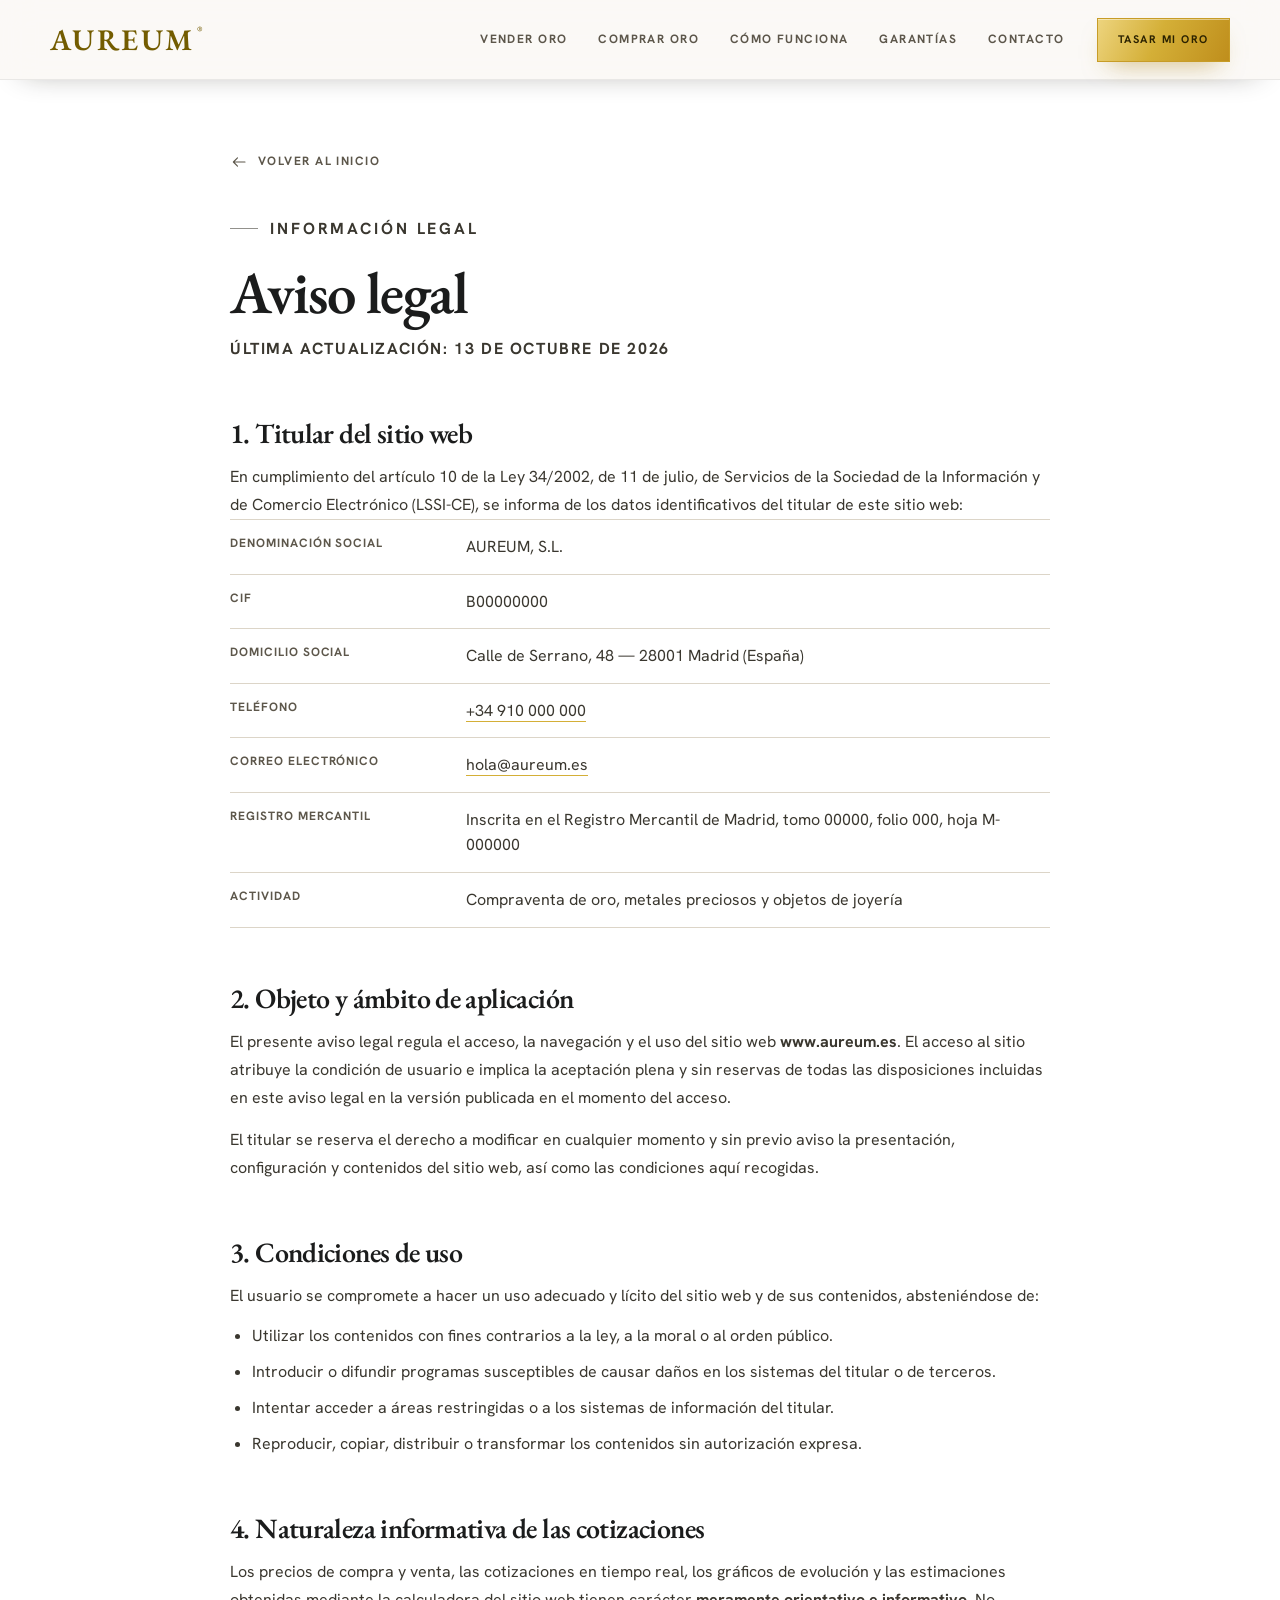
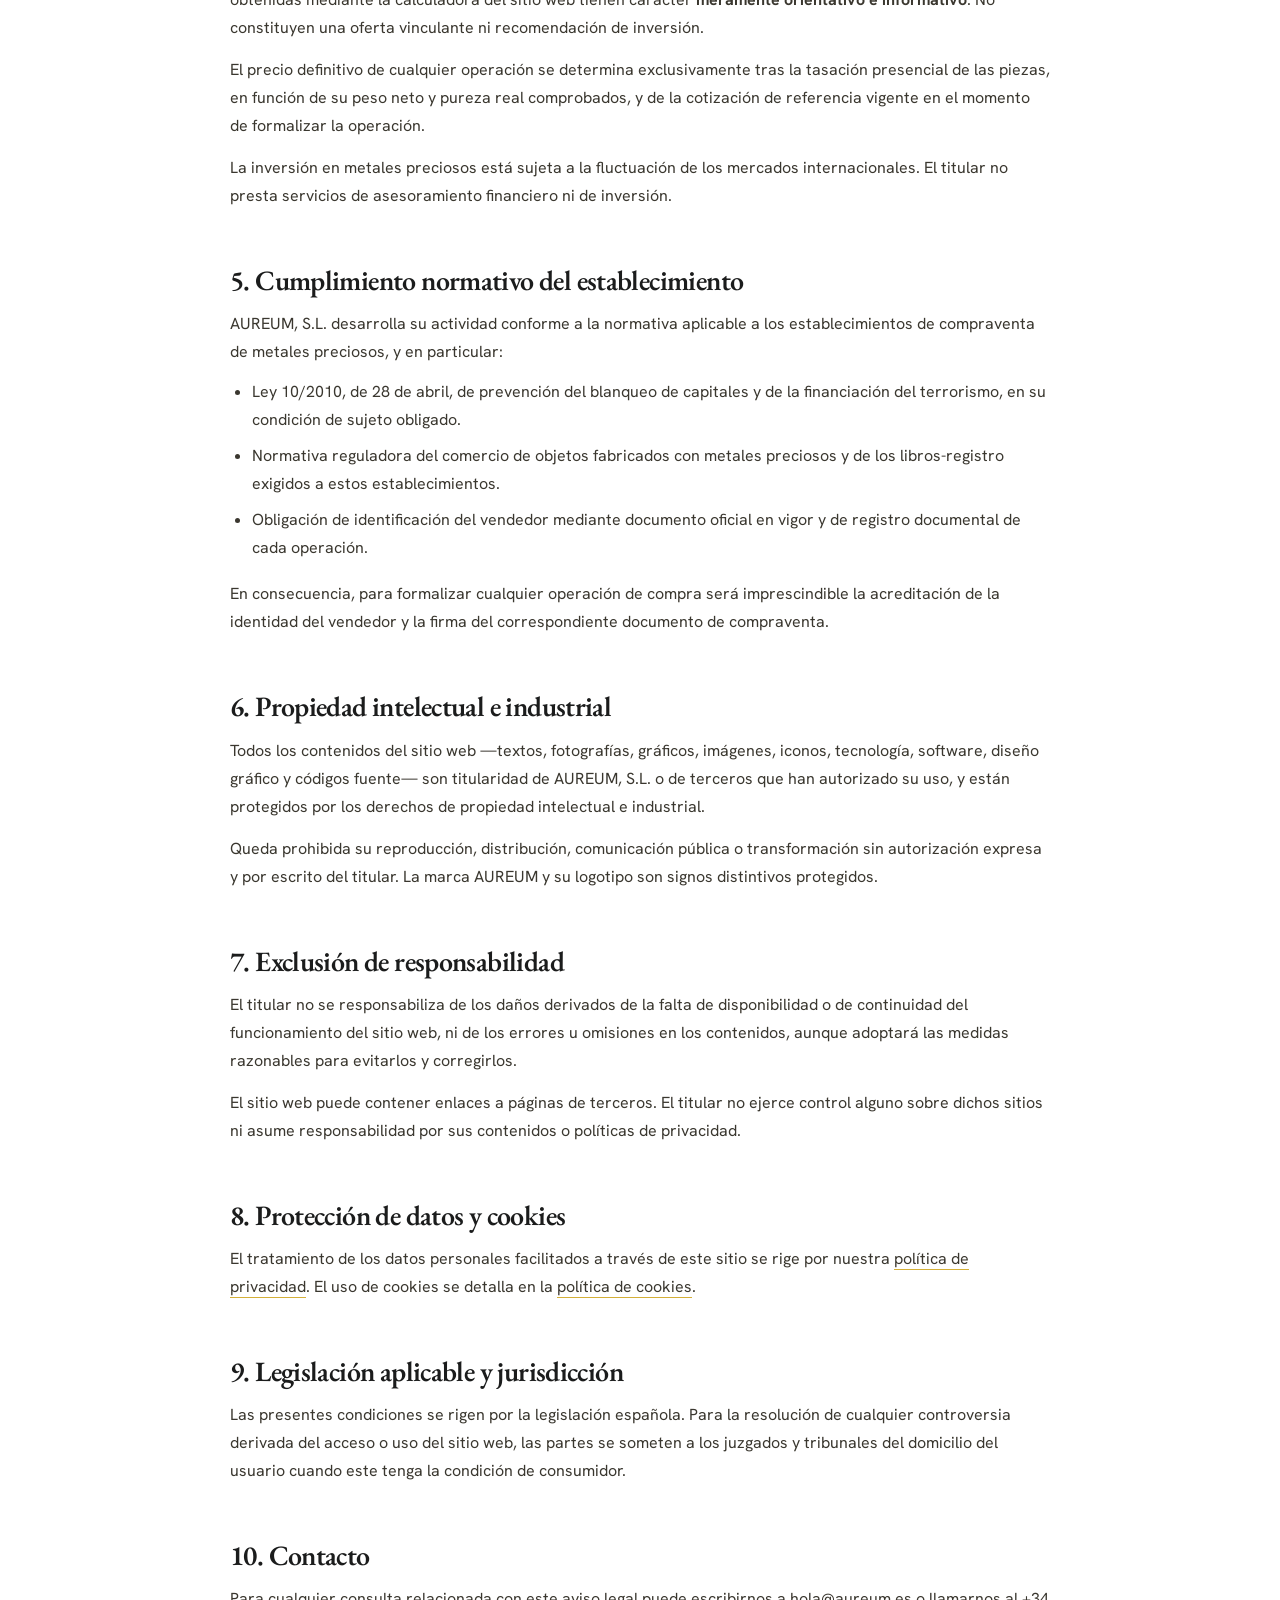
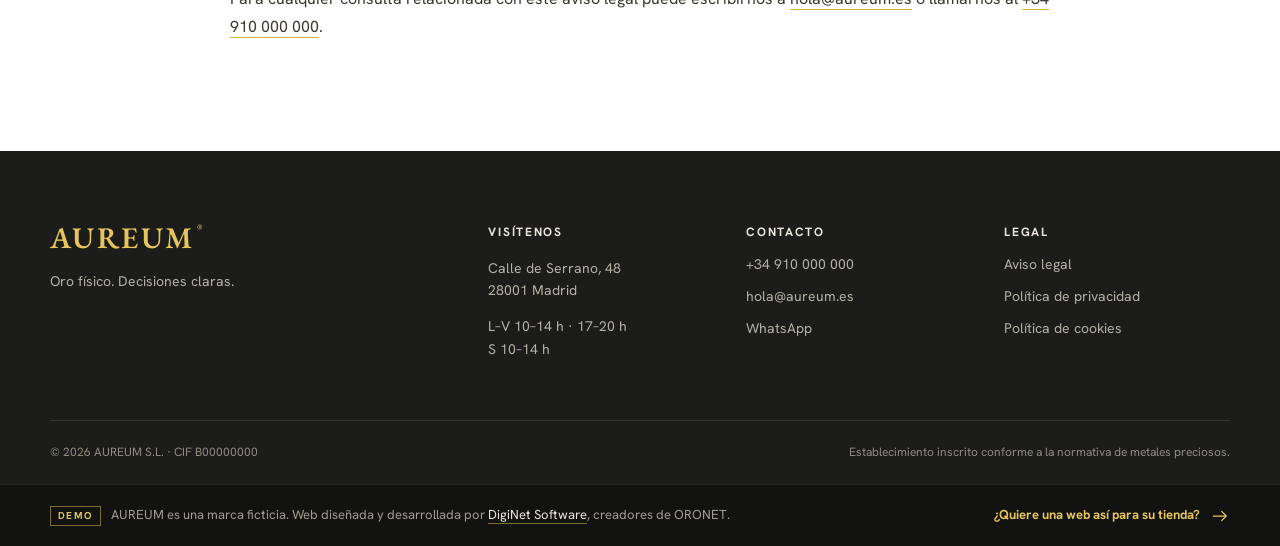
<file: aviso-legal.html>
<!doctype html>
<html lang="es">
  <head>
    <meta charset="UTF-8" />
    <meta name="viewport" content="width=device-width, initial-scale=1.0, viewport-fit=cover" />
    <title>Aviso legal | AUREUM</title>
    <meta name="description" content="Aviso legal y condiciones de uso del sitio web de AUREUM, establecimiento de compraventa de oro y metales preciosos en Madrid." />
    <!-- DEMO: quitar esta linea al desplegar en el dominio real del cliente. -->
    <meta name="robots" content="noindex,nofollow" />
    <link rel="canonical" href="https://demo.diginetsoftware.es/aviso-legal.html" />
    <meta name="theme-color" content="#121211" />
    <link rel="icon" href="assets/favicon.ico" sizes="any" />
    <link rel="icon" type="image/png" href="assets/favicon-32.png" sizes="32x32" />
    <link rel="apple-touch-icon" href="assets/apple-touch-icon.png" />
    <link rel="preload" href="assets/fonts/eb-garamond.woff2" as="font" type="font/woff2" crossorigin />
    <link rel="preload" href="assets/fonts/hanken-grotesk.woff2" as="font" type="font/woff2" crossorigin />
    <link rel="stylesheet" href="styles.css?v=5" />
  </head>
  <body>
    <a class="skip-link" href="#contenido">Saltar al contenido principal</a>
    <svg class="sprite" aria-hidden="true" focusable="false"><defs><symbol id="i-arrow-right" viewBox="0 0 24 24"><path d="M4 12h15.5M14 6.5l5.5 5.5-5.5 5.5"/></symbol></defs></svg>

    <header class="site-header is-scrolled">
      <div class="container site-header__inner">
        <a class="brand" href="index.html" aria-label="AUREUM, ir al inicio">AUREUM<sup>®</sup></a>
        <nav class="nav" aria-label="Principal">
          <a href="index.html#vender">Vender oro</a>
          <a href="index.html#comprar">Comprar oro</a>
          <a href="index.html#proceso">Cómo funciona</a>
          <a href="index.html#seguridad">Garantías</a>
          <a href="index.html#contacto">Contacto</a>
        </nav>
        <div class="header-actions">
          <a class="button button--gold button--sm header-cta" href="index.html#vender">Tasar mi oro</a>
        </div>
      </div>
    </header>

    <main class="legal-main" id="contenido">
      <div class="container">
        <a class="legal-back" href="index.html"><svg class="icon"><use href="#i-arrow-right"/></svg>Volver al inicio</a>
        <p class="eyebrow">Información legal</p>
        <h1>Aviso legal</h1>
        <p class="legal-updated">Última actualización: 13 de octubre de 2026</p>

        <h2>1. Titular del sitio web</h2>
        <p>En cumplimiento del artículo 10 de la Ley 34/2002, de 11 de julio, de Servicios de la Sociedad de la Información y de Comercio Electrónico (LSSI-CE), se informa de los datos identificativos del titular de este sitio web:</p>
        <dl>
          <div><dt>Denominación social</dt><dd>AUREUM, S.L.</dd></div>
          <div><dt>CIF</dt><dd>B00000000</dd></div>
          <div><dt>Domicilio social</dt><dd>Calle de Serrano, 48 — 28001 Madrid (España)</dd></div>
          <div><dt>Teléfono</dt><dd><a href="tel:+34910000000">+34 910 000 000</a></dd></div>
          <div><dt>Correo electrónico</dt><dd><a href="mailto:hola@aureum.es">hola@aureum.es</a></dd></div>
          <div><dt>Registro Mercantil</dt><dd>Inscrita en el Registro Mercantil de Madrid, tomo 00000, folio 000, hoja M-000000</dd></div>
          <div><dt>Actividad</dt><dd>Compraventa de oro, metales preciosos y objetos de joyería</dd></div>
        </dl>

        <h2>2. Objeto y ámbito de aplicación</h2>
        <p>El presente aviso legal regula el acceso, la navegación y el uso del sitio web <strong>www.aureum.es</strong>. El acceso al sitio atribuye la condición de usuario e implica la aceptación plena y sin reservas de todas las disposiciones incluidas en este aviso legal en la versión publicada en el momento del acceso.</p>
        <p>El titular se reserva el derecho a modificar en cualquier momento y sin previo aviso la presentación, configuración y contenidos del sitio web, así como las condiciones aquí recogidas.</p>

        <h2>3. Condiciones de uso</h2>
        <p>El usuario se compromete a hacer un uso adecuado y lícito del sitio web y de sus contenidos, absteniéndose de:</p>
        <ul>
          <li>Utilizar los contenidos con fines contrarios a la ley, a la moral o al orden público.</li>
          <li>Introducir o difundir programas susceptibles de causar daños en los sistemas del titular o de terceros.</li>
          <li>Intentar acceder a áreas restringidas o a los sistemas de información del titular.</li>
          <li>Reproducir, copiar, distribuir o transformar los contenidos sin autorización expresa.</li>
        </ul>

        <h2>4. Naturaleza informativa de las cotizaciones</h2>
        <p>Los precios de compra y venta, las cotizaciones en tiempo real, los gráficos de evolución y las estimaciones obtenidas mediante la calculadora del sitio web tienen carácter <strong>meramente orientativo e informativo</strong>. No constituyen una oferta vinculante ni recomendación de inversión.</p>
        <p>El precio definitivo de cualquier operación se determina exclusivamente tras la tasación presencial de las piezas, en función de su peso neto y pureza real comprobados, y de la cotización de referencia vigente en el momento de formalizar la operación.</p>
        <p>La inversión en metales preciosos está sujeta a la fluctuación de los mercados internacionales. El titular no presta servicios de asesoramiento financiero ni de inversión.</p>

        <h2>5. Cumplimiento normativo del establecimiento</h2>
        <p>AUREUM, S.L. desarrolla su actividad conforme a la normativa aplicable a los establecimientos de compraventa de metales preciosos, y en particular:</p>
        <ul>
          <li>Ley 10/2010, de 28 de abril, de prevención del blanqueo de capitales y de la financiación del terrorismo, en su condición de sujeto obligado.</li>
          <li>Normativa reguladora del comercio de objetos fabricados con metales preciosos y de los libros-registro exigidos a estos establecimientos.</li>
          <li>Obligación de identificación del vendedor mediante documento oficial en vigor y de registro documental de cada operación.</li>
        </ul>
        <p>En consecuencia, para formalizar cualquier operación de compra será imprescindible la acreditación de la identidad del vendedor y la firma del correspondiente documento de compraventa.</p>

        <h2>6. Propiedad intelectual e industrial</h2>
        <p>Todos los contenidos del sitio web —textos, fotografías, gráficos, imágenes, iconos, tecnología, software, diseño gráfico y códigos fuente— son titularidad de AUREUM, S.L. o de terceros que han autorizado su uso, y están protegidos por los derechos de propiedad intelectual e industrial.</p>
        <p>Queda prohibida su reproducción, distribución, comunicación pública o transformación sin autorización expresa y por escrito del titular. La marca AUREUM y su logotipo son signos distintivos protegidos.</p>

        <h2>7. Exclusión de responsabilidad</h2>
        <p>El titular no se responsabiliza de los daños derivados de la falta de disponibilidad o de continuidad del funcionamiento del sitio web, ni de los errores u omisiones en los contenidos, aunque adoptará las medidas razonables para evitarlos y corregirlos.</p>
        <p>El sitio web puede contener enlaces a páginas de terceros. El titular no ejerce control alguno sobre dichos sitios ni asume responsabilidad por sus contenidos o políticas de privacidad.</p>

        <h2>8. Protección de datos y cookies</h2>
        <p>El tratamiento de los datos personales facilitados a través de este sitio se rige por nuestra <a href="privacidad.html">política de privacidad</a>. El uso de cookies se detalla en la <a href="cookies.html">política de cookies</a>.</p>

        <h2>9. Legislación aplicable y jurisdicción</h2>
        <p>Las presentes condiciones se rigen por la legislación española. Para la resolución de cualquier controversia derivada del acceso o uso del sitio web, las partes se someten a los juzgados y tribunales del domicilio del usuario cuando este tenga la condición de consumidor.</p>

        <h2>10. Contacto</h2>
        <p>Para cualquier consulta relacionada con este aviso legal puede escribirnos a <a href="mailto:hola@aureum.es">hola@aureum.es</a> o llamarnos al <a href="tel:+34910000000">+34 910 000 000</a>.</p>
      </div>
    </main>

    <footer class="footer">
      <div class="container footer__grid">
        <div class="footer__brand"><a class="brand" href="index.html">AUREUM<sup>®</sup></a><p>Oro físico. Decisiones claras.</p></div>
        <div><p class="footer__title">Visítenos</p><p>Calle de Serrano, 48<br />28001 Madrid</p><p>L–V 10–14 h · 17–20 h<br />S 10–14 h</p></div>
        <div><p class="footer__title">Contacto</p><a href="tel:+34910000000">+34 910 000 000</a><a href="mailto:hola@aureum.es">hola@aureum.es</a><a href="https://wa.me/34910000000" target="_blank" rel="noopener">WhatsApp</a></div>
        <div><p class="footer__title">Legal</p><a href="aviso-legal.html">Aviso legal</a><a href="privacidad.html">Política de privacidad</a><a href="cookies.html">Política de cookies</a></div>
      </div>
      <div class="container footer__bottom"><span>© 2026 AUREUM S.L. · CIF B00000000</span><span>Establecimiento inscrito conforme a la normativa de metales preciosos.</span></div>
      <div class="credit">
        <div class="container credit__inner">
          <p><span class="credit__tag">Demo</span>AUREUM es una marca ficticia. Web diseñada y desarrollada por <a href="https://diginetsoftware.es/?interes=web&amp;utm_source=demo-aureum&amp;utm_medium=referral&amp;utm_campaign=web-oro" target="_blank" rel="noopener">DigiNet Software</a>, creadores de ORONET.</p>
          <a class="credit__cta" href="https://diginetsoftware.es/?interes=web&amp;utm_source=demo-aureum&amp;utm_medium=referral&amp;utm_campaign=web-oro#demo" target="_blank" rel="noopener">¿Quiere una web así para su tienda? <svg class="icon icon--move"><use href="#i-arrow-right"/></svg></a>
        </div>
      </div>
    </footer>
  </body>
</html>
</file>
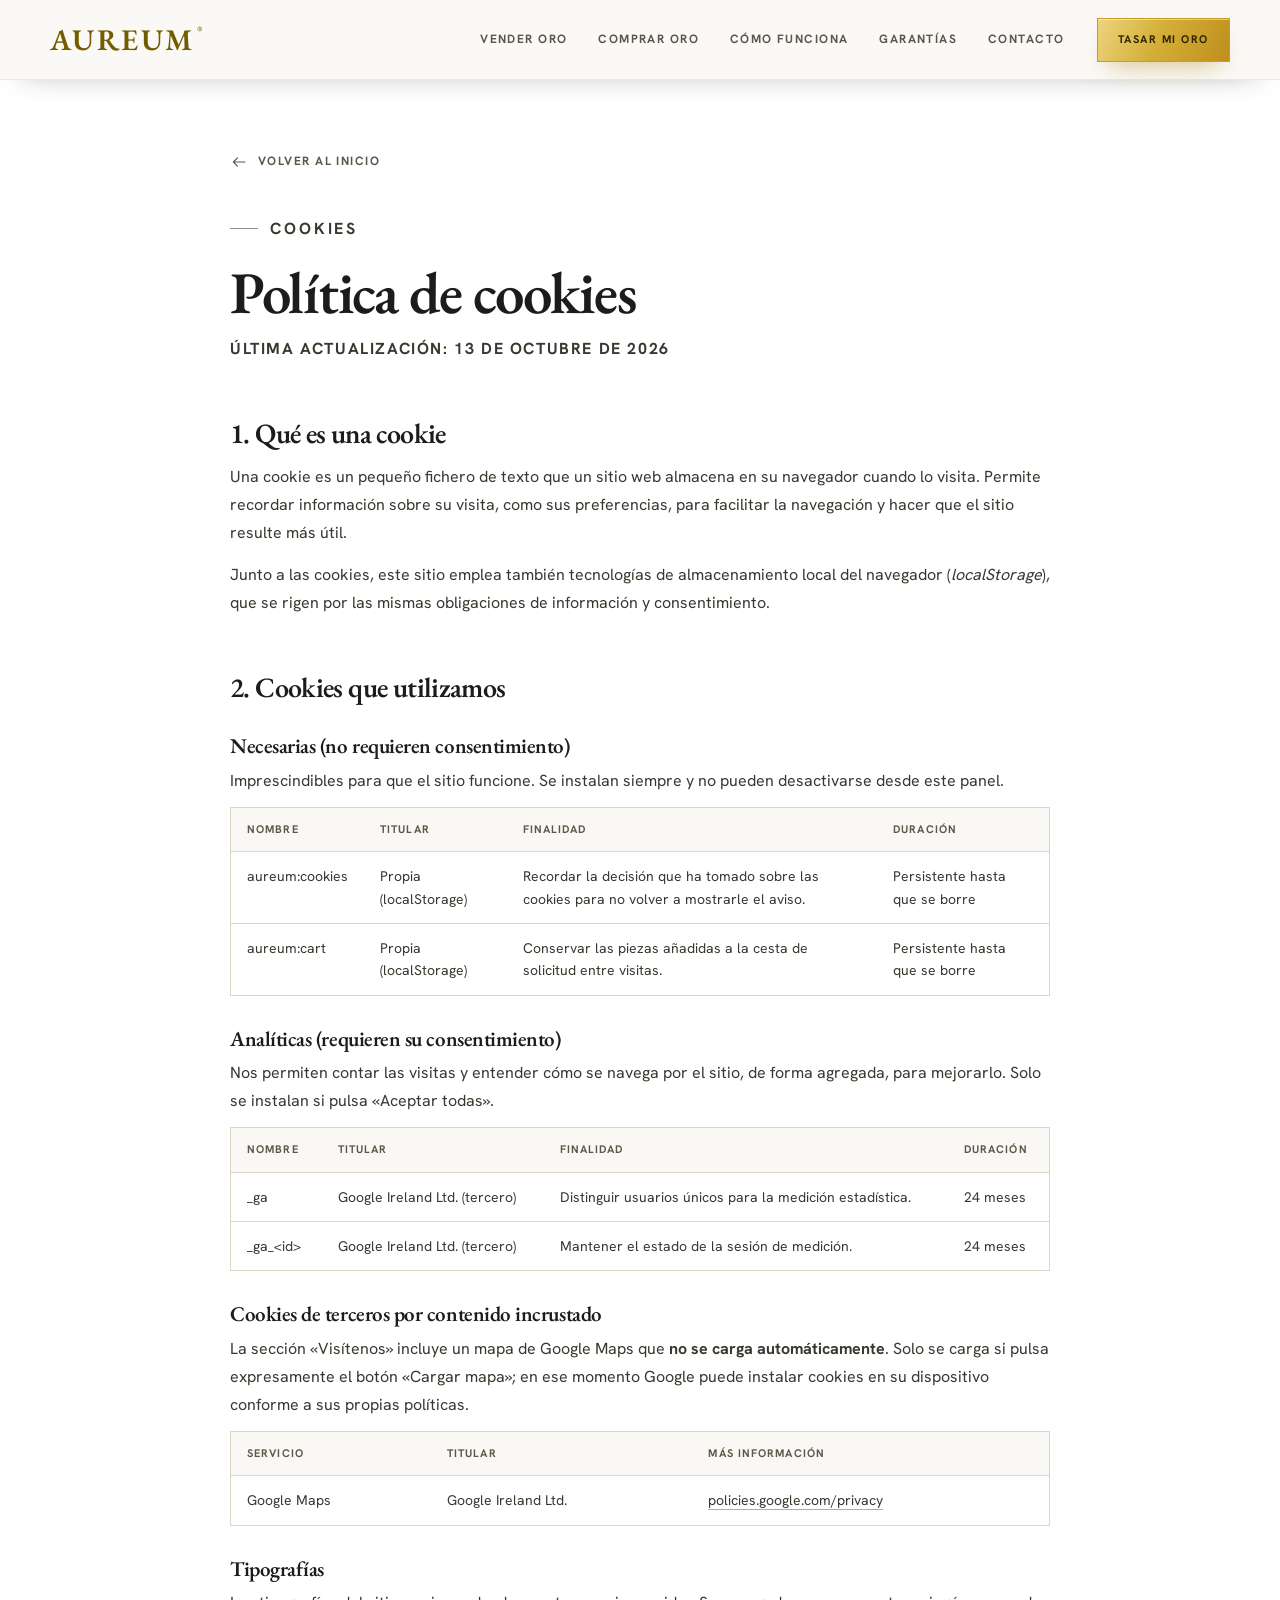
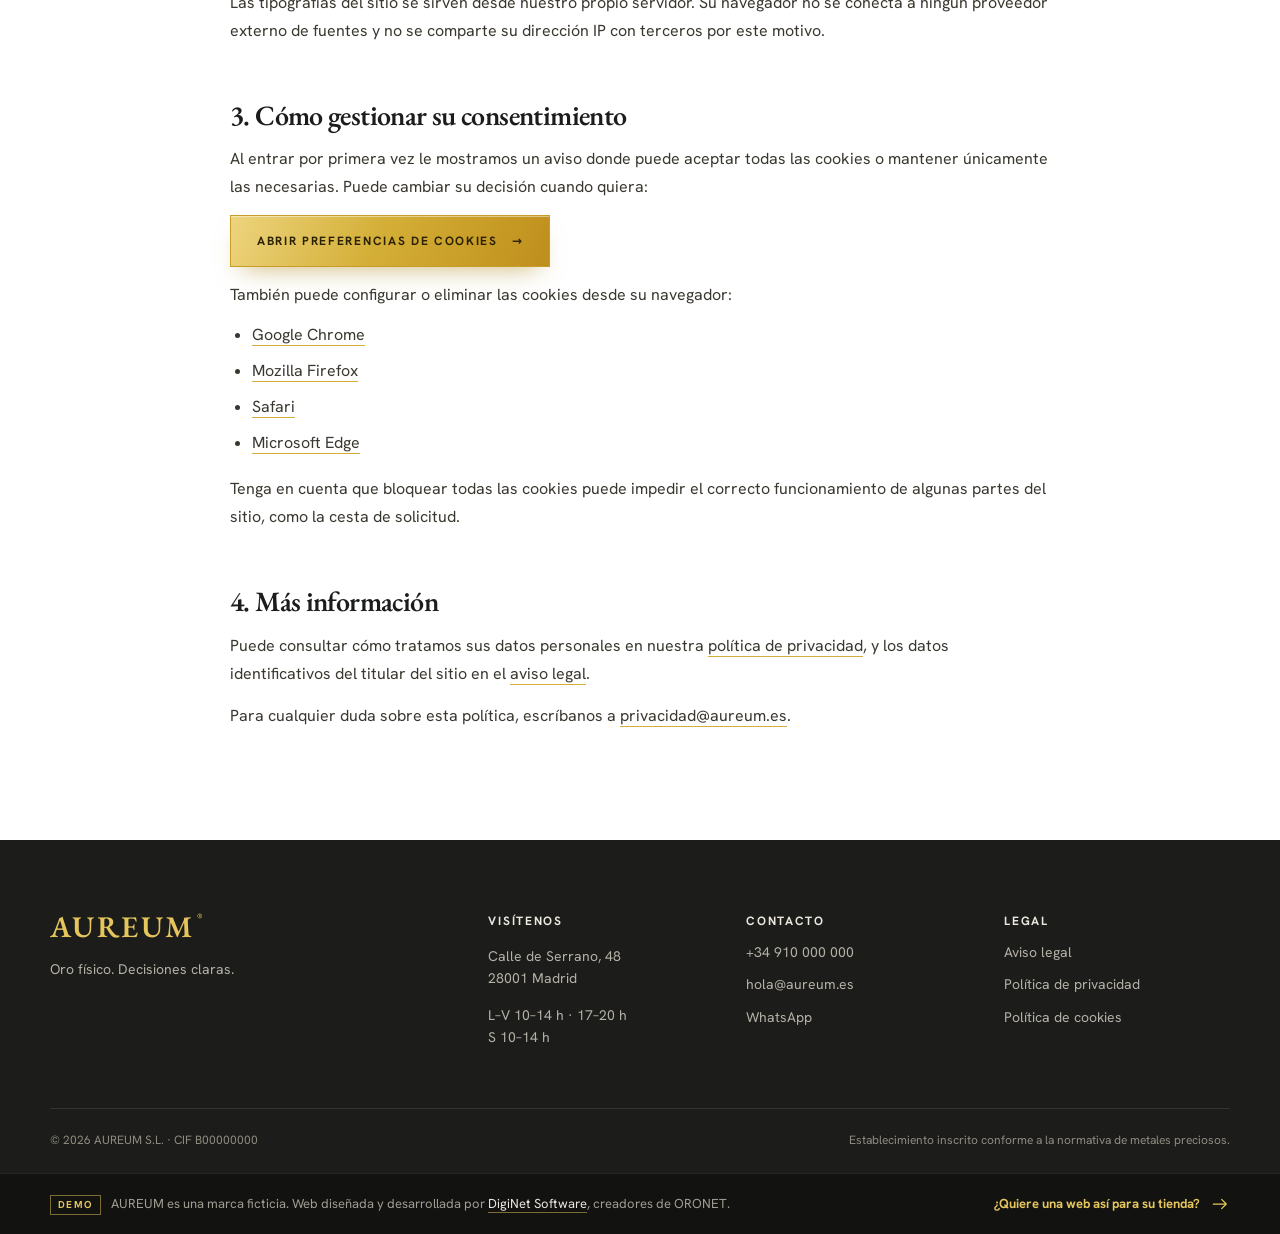
<file: cookies.html>
<!doctype html>
<html lang="es">
  <head>
    <meta charset="UTF-8" />
    <meta name="viewport" content="width=device-width, initial-scale=1.0, viewport-fit=cover" />
    <title>Política de cookies | AUREUM</title>
    <meta name="description" content="Qué cookies utiliza el sitio web de AUREUM, con qué finalidad, cuánto duran y cómo puede gestionarlas o revocar su consentimiento." />
    <!-- DEMO: quitar esta linea al desplegar en el dominio real del cliente. -->
    <meta name="robots" content="noindex,nofollow" />
    <link rel="canonical" href="https://demo.diginetsoftware.es/cookies.html" />
    <meta name="theme-color" content="#121211" />
    <link rel="icon" href="assets/favicon.ico" sizes="any" />
    <link rel="icon" type="image/png" href="assets/favicon-32.png" sizes="32x32" />
    <link rel="apple-touch-icon" href="assets/apple-touch-icon.png" />
    <link rel="preload" href="assets/fonts/eb-garamond.woff2" as="font" type="font/woff2" crossorigin />
    <link rel="preload" href="assets/fonts/hanken-grotesk.woff2" as="font" type="font/woff2" crossorigin />
    <link rel="stylesheet" href="styles.css?v=5" />
  </head>
  <body>
    <a class="skip-link" href="#contenido">Saltar al contenido principal</a>
    <svg class="sprite" aria-hidden="true" focusable="false"><defs><symbol id="i-arrow-right" viewBox="0 0 24 24"><path d="M4 12h15.5M14 6.5l5.5 5.5-5.5 5.5"/></symbol></defs></svg>

    <header class="site-header is-scrolled">
      <div class="container site-header__inner">
        <a class="brand" href="index.html" aria-label="AUREUM, ir al inicio">AUREUM<sup>®</sup></a>
        <nav class="nav" aria-label="Principal">
          <a href="index.html#vender">Vender oro</a>
          <a href="index.html#comprar">Comprar oro</a>
          <a href="index.html#proceso">Cómo funciona</a>
          <a href="index.html#seguridad">Garantías</a>
          <a href="index.html#contacto">Contacto</a>
        </nav>
        <div class="header-actions">
          <a class="button button--gold button--sm header-cta" href="index.html#vender">Tasar mi oro</a>
        </div>
      </div>
    </header>

    <main class="legal-main" id="contenido">
      <div class="container">
        <a class="legal-back" href="index.html"><svg class="icon"><use href="#i-arrow-right"/></svg>Volver al inicio</a>
        <p class="eyebrow">Cookies</p>
        <h1>Política de cookies</h1>
        <p class="legal-updated">Última actualización: 13 de octubre de 2026</p>

        <h2>1. Qué es una cookie</h2>
        <p>Una cookie es un pequeño fichero de texto que un sitio web almacena en su navegador cuando lo visita. Permite recordar información sobre su visita, como sus preferencias, para facilitar la navegación y hacer que el sitio resulte más útil.</p>
        <p>Junto a las cookies, este sitio emplea también tecnologías de almacenamiento local del navegador (<em>localStorage</em>), que se rigen por las mismas obligaciones de información y consentimiento.</p>

        <h2>2. Cookies que utilizamos</h2>

        <h3>Necesarias (no requieren consentimiento)</h3>
        <p>Imprescindibles para que el sitio funcione. Se instalan siempre y no pueden desactivarse desde este panel.</p>
        <table class="legal-table">
          <thead><tr><th scope="col">Nombre</th><th scope="col">Titular</th><th scope="col">Finalidad</th><th scope="col">Duración</th></tr></thead>
          <tbody>
            <tr><td>aureum:cookies</td><td>Propia (localStorage)</td><td>Recordar la decisión que ha tomado sobre las cookies para no volver a mostrarle el aviso.</td><td>Persistente hasta que se borre</td></tr>
            <tr><td>aureum:cart</td><td>Propia (localStorage)</td><td>Conservar las piezas añadidas a la cesta de solicitud entre visitas.</td><td>Persistente hasta que se borre</td></tr>
          </tbody>
        </table>

        <h3>Analíticas (requieren su consentimiento)</h3>
        <p>Nos permiten contar las visitas y entender cómo se navega por el sitio, de forma agregada, para mejorarlo. Solo se instalan si pulsa «Aceptar todas».</p>
        <table class="legal-table">
          <thead><tr><th scope="col">Nombre</th><th scope="col">Titular</th><th scope="col">Finalidad</th><th scope="col">Duración</th></tr></thead>
          <tbody>
            <tr><td>_ga</td><td>Google Ireland Ltd. (tercero)</td><td>Distinguir usuarios únicos para la medición estadística.</td><td>24 meses</td></tr>
            <tr><td>_ga_&lt;id&gt;</td><td>Google Ireland Ltd. (tercero)</td><td>Mantener el estado de la sesión de medición.</td><td>24 meses</td></tr>
          </tbody>
        </table>

        <h3>Cookies de terceros por contenido incrustado</h3>
        <p>La sección «Visítenos» incluye un mapa de Google Maps que <strong>no se carga automáticamente</strong>. Solo se carga si pulsa expresamente el botón «Cargar mapa»; en ese momento Google puede instalar cookies en su dispositivo conforme a sus propias políticas.</p>
        <table class="legal-table">
          <thead><tr><th scope="col">Servicio</th><th scope="col">Titular</th><th scope="col">Más información</th></tr></thead>
          <tbody>
            <tr><td>Google Maps</td><td>Google Ireland Ltd.</td><td><a href="https://policies.google.com/privacy" target="_blank" rel="noopener">policies.google.com/privacy</a></td></tr>
          </tbody>
        </table>

        <h3>Tipografías</h3>
        <p>Las tipografías del sitio se sirven desde nuestro propio servidor. Su navegador no se conecta a ningún proveedor externo de fuentes y no se comparte su dirección IP con terceros por este motivo.</p>

        <h2>3. Cómo gestionar su consentimiento</h2>
        <p>Al entrar por primera vez le mostramos un aviso donde puede aceptar todas las cookies o mantener únicamente las necesarias. Puede cambiar su decisión cuando quiera:</p>
        <p><a class="button button--gold" href="index.html#cookies">Abrir preferencias de cookies <span aria-hidden="true">→</span></a></p>
        <p>También puede configurar o eliminar las cookies desde su navegador:</p>
        <ul>
          <li><a href="https://support.google.com/chrome/answer/95647" target="_blank" rel="noopener">Google Chrome</a></li>
          <li><a href="https://support.mozilla.org/es/kb/Borrar%20cookies" target="_blank" rel="noopener">Mozilla Firefox</a></li>
          <li><a href="https://support.apple.com/es-es/guide/safari/sfri11471/mac" target="_blank" rel="noopener">Safari</a></li>
          <li><a href="https://support.microsoft.com/es-es/microsoft-edge" target="_blank" rel="noopener">Microsoft Edge</a></li>
        </ul>
        <p>Tenga en cuenta que bloquear todas las cookies puede impedir el correcto funcionamiento de algunas partes del sitio, como la cesta de solicitud.</p>

        <h2>4. Más información</h2>
        <p>Puede consultar cómo tratamos sus datos personales en nuestra <a href="privacidad.html">política de privacidad</a>, y los datos identificativos del titular del sitio en el <a href="aviso-legal.html">aviso legal</a>.</p>
        <p>Para cualquier duda sobre esta política, escríbanos a <a href="mailto:privacidad@aureum.es">privacidad@aureum.es</a>.</p>
      </div>
    </main>

    <footer class="footer">
      <div class="container footer__grid">
        <div class="footer__brand"><a class="brand" href="index.html">AUREUM<sup>®</sup></a><p>Oro físico. Decisiones claras.</p></div>
        <div><p class="footer__title">Visítenos</p><p>Calle de Serrano, 48<br />28001 Madrid</p><p>L–V 10–14 h · 17–20 h<br />S 10–14 h</p></div>
        <div><p class="footer__title">Contacto</p><a href="tel:+34910000000">+34 910 000 000</a><a href="mailto:hola@aureum.es">hola@aureum.es</a><a href="https://wa.me/34910000000" target="_blank" rel="noopener">WhatsApp</a></div>
        <div><p class="footer__title">Legal</p><a href="aviso-legal.html">Aviso legal</a><a href="privacidad.html">Política de privacidad</a><a href="cookies.html">Política de cookies</a></div>
      </div>
      <div class="container footer__bottom"><span>© 2026 AUREUM S.L. · CIF B00000000</span><span>Establecimiento inscrito conforme a la normativa de metales preciosos.</span></div>
      <div class="credit">
        <div class="container credit__inner">
          <p><span class="credit__tag">Demo</span>AUREUM es una marca ficticia. Web diseñada y desarrollada por <a href="https://diginetsoftware.es/?interes=web&amp;utm_source=demo-aureum&amp;utm_medium=referral&amp;utm_campaign=web-oro" target="_blank" rel="noopener">DigiNet Software</a>, creadores de ORONET.</p>
          <a class="credit__cta" href="https://diginetsoftware.es/?interes=web&amp;utm_source=demo-aureum&amp;utm_medium=referral&amp;utm_campaign=web-oro#demo" target="_blank" rel="noopener">¿Quiere una web así para su tienda? <svg class="icon icon--move"><use href="#i-arrow-right"/></svg></a>
        </div>
      </div>
    </footer>
  </body>
</html>
</file>
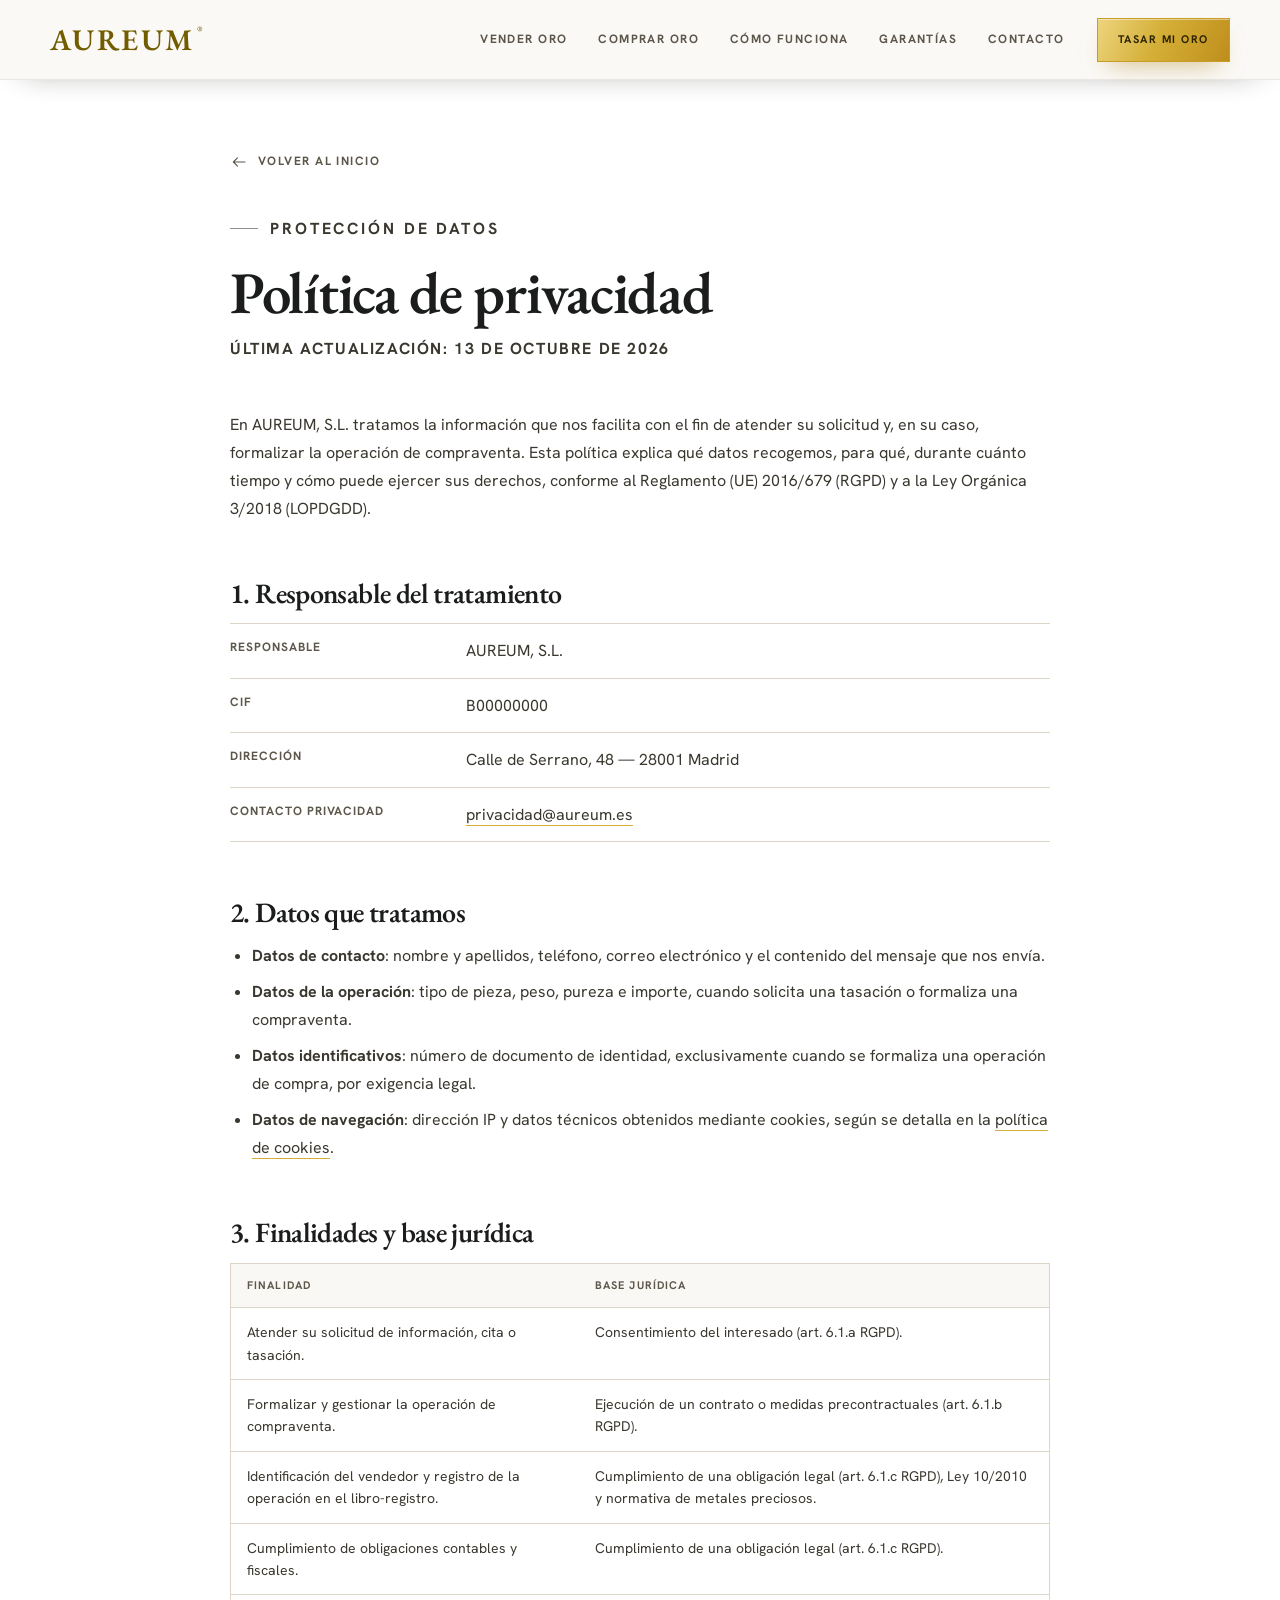
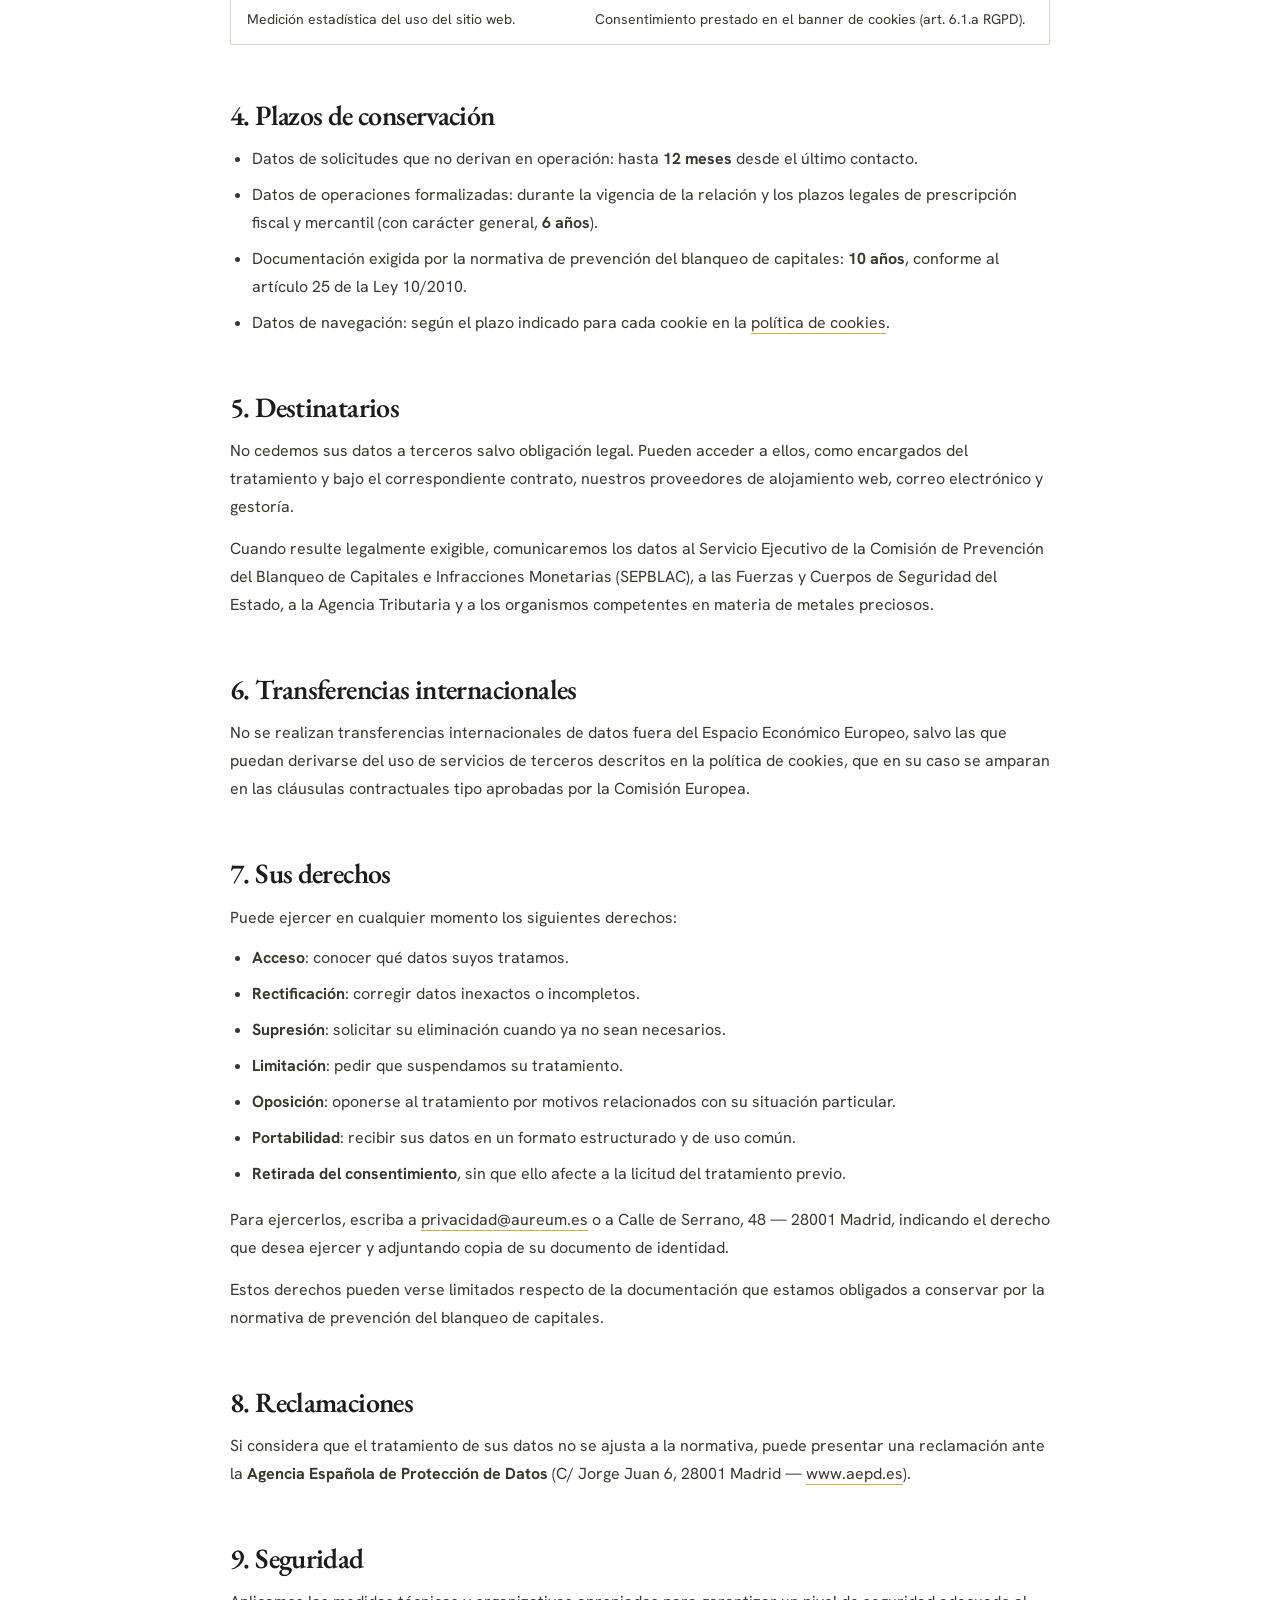
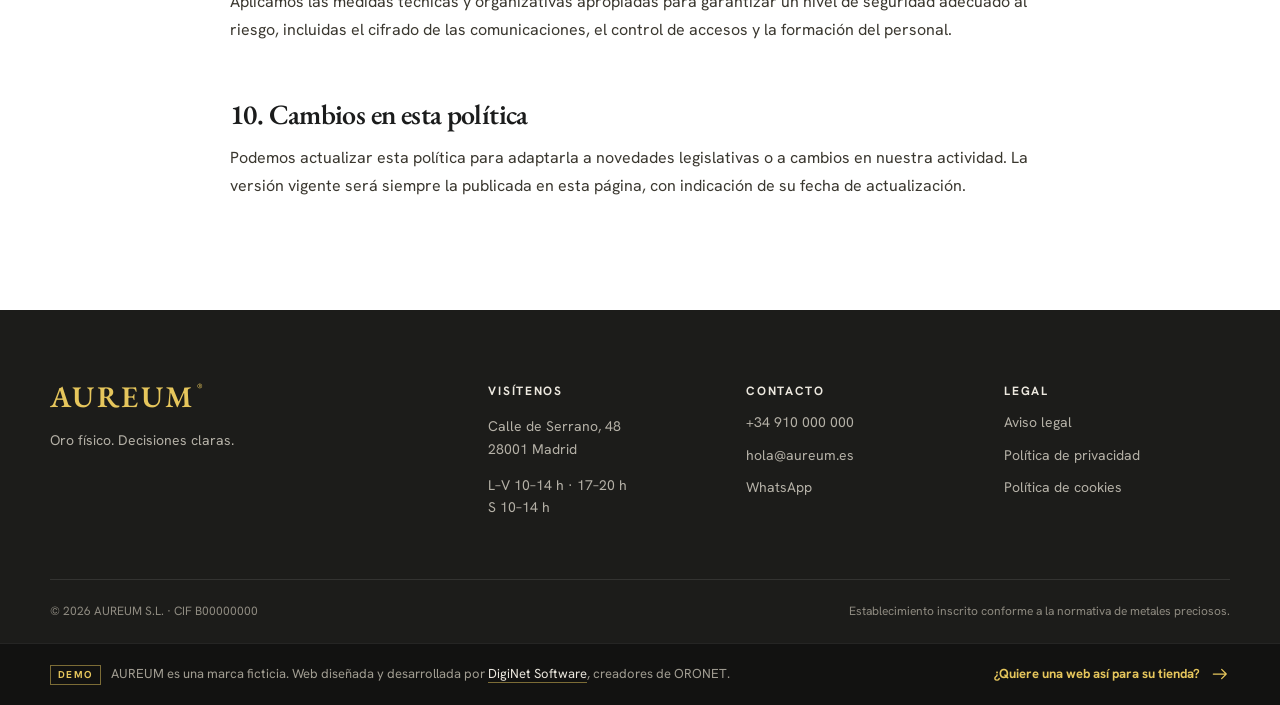
<file: privacidad.html>
<!doctype html>
<html lang="es">
  <head>
    <meta charset="UTF-8" />
    <meta name="viewport" content="width=device-width, initial-scale=1.0, viewport-fit=cover" />
    <title>Política de privacidad | AUREUM</title>
    <meta name="description" content="Política de privacidad y protección de datos de AUREUM: responsable, finalidades, base jurídica, plazos de conservación y derechos del interesado." />
    <!-- DEMO: quitar esta linea al desplegar en el dominio real del cliente. -->
    <meta name="robots" content="noindex,nofollow" />
    <link rel="canonical" href="https://demo.diginetsoftware.es/privacidad.html" />
    <meta name="theme-color" content="#121211" />
    <link rel="icon" href="assets/favicon.ico" sizes="any" />
    <link rel="icon" type="image/png" href="assets/favicon-32.png" sizes="32x32" />
    <link rel="apple-touch-icon" href="assets/apple-touch-icon.png" />
    <link rel="preload" href="assets/fonts/eb-garamond.woff2" as="font" type="font/woff2" crossorigin />
    <link rel="preload" href="assets/fonts/hanken-grotesk.woff2" as="font" type="font/woff2" crossorigin />
    <link rel="stylesheet" href="styles.css?v=5" />
  </head>
  <body>
    <a class="skip-link" href="#contenido">Saltar al contenido principal</a>
    <svg class="sprite" aria-hidden="true" focusable="false"><defs><symbol id="i-arrow-right" viewBox="0 0 24 24"><path d="M4 12h15.5M14 6.5l5.5 5.5-5.5 5.5"/></symbol></defs></svg>

    <header class="site-header is-scrolled">
      <div class="container site-header__inner">
        <a class="brand" href="index.html" aria-label="AUREUM, ir al inicio">AUREUM<sup>®</sup></a>
        <nav class="nav" aria-label="Principal">
          <a href="index.html#vender">Vender oro</a>
          <a href="index.html#comprar">Comprar oro</a>
          <a href="index.html#proceso">Cómo funciona</a>
          <a href="index.html#seguridad">Garantías</a>
          <a href="index.html#contacto">Contacto</a>
        </nav>
        <div class="header-actions">
          <a class="button button--gold button--sm header-cta" href="index.html#vender">Tasar mi oro</a>
        </div>
      </div>
    </header>

    <main class="legal-main" id="contenido">
      <div class="container">
        <a class="legal-back" href="index.html"><svg class="icon"><use href="#i-arrow-right"/></svg>Volver al inicio</a>
        <p class="eyebrow">Protección de datos</p>
        <h1>Política de privacidad</h1>
        <p class="legal-updated">Última actualización: 13 de octubre de 2026</p>

        <p>En AUREUM, S.L. tratamos la información que nos facilita con el fin de atender su solicitud y, en su caso, formalizar la operación de compraventa. Esta política explica qué datos recogemos, para qué, durante cuánto tiempo y cómo puede ejercer sus derechos, conforme al Reglamento (UE) 2016/679 (RGPD) y a la Ley Orgánica 3/2018 (LOPDGDD).</p>

        <h2>1. Responsable del tratamiento</h2>
        <dl>
          <div><dt>Responsable</dt><dd>AUREUM, S.L.</dd></div>
          <div><dt>CIF</dt><dd>B00000000</dd></div>
          <div><dt>Dirección</dt><dd>Calle de Serrano, 48 — 28001 Madrid</dd></div>
          <div><dt>Contacto privacidad</dt><dd><a href="mailto:privacidad@aureum.es">privacidad@aureum.es</a></dd></div>
        </dl>

        <h2>2. Datos que tratamos</h2>
        <ul>
          <li><strong>Datos de contacto</strong>: nombre y apellidos, teléfono, correo electrónico y el contenido del mensaje que nos envía.</li>
          <li><strong>Datos de la operación</strong>: tipo de pieza, peso, pureza e importe, cuando solicita una tasación o formaliza una compraventa.</li>
          <li><strong>Datos identificativos</strong>: número de documento de identidad, exclusivamente cuando se formaliza una operación de compra, por exigencia legal.</li>
          <li><strong>Datos de navegación</strong>: dirección IP y datos técnicos obtenidos mediante cookies, según se detalla en la <a href="cookies.html">política de cookies</a>.</li>
        </ul>

        <h2>3. Finalidades y base jurídica</h2>
        <table class="legal-table">
          <thead><tr><th scope="col">Finalidad</th><th scope="col">Base jurídica</th></tr></thead>
          <tbody>
            <tr><td>Atender su solicitud de información, cita o tasación.</td><td>Consentimiento del interesado (art. 6.1.a RGPD).</td></tr>
            <tr><td>Formalizar y gestionar la operación de compraventa.</td><td>Ejecución de un contrato o medidas precontractuales (art. 6.1.b RGPD).</td></tr>
            <tr><td>Identificación del vendedor y registro de la operación en el libro-registro.</td><td>Cumplimiento de una obligación legal (art. 6.1.c RGPD), Ley 10/2010 y normativa de metales preciosos.</td></tr>
            <tr><td>Cumplimiento de obligaciones contables y fiscales.</td><td>Cumplimiento de una obligación legal (art. 6.1.c RGPD).</td></tr>
            <tr><td>Medición estadística del uso del sitio web.</td><td>Consentimiento prestado en el banner de cookies (art. 6.1.a RGPD).</td></tr>
          </tbody>
        </table>

        <h2>4. Plazos de conservación</h2>
        <ul>
          <li>Datos de solicitudes que no derivan en operación: hasta <strong>12 meses</strong> desde el último contacto.</li>
          <li>Datos de operaciones formalizadas: durante la vigencia de la relación y los plazos legales de prescripción fiscal y mercantil (con carácter general, <strong>6 años</strong>).</li>
          <li>Documentación exigida por la normativa de prevención del blanqueo de capitales: <strong>10 años</strong>, conforme al artículo 25 de la Ley 10/2010.</li>
          <li>Datos de navegación: según el plazo indicado para cada cookie en la <a href="cookies.html">política de cookies</a>.</li>
        </ul>

        <h2>5. Destinatarios</h2>
        <p>No cedemos sus datos a terceros salvo obligación legal. Pueden acceder a ellos, como encargados del tratamiento y bajo el correspondiente contrato, nuestros proveedores de alojamiento web, correo electrónico y gestoría.</p>
        <p>Cuando resulte legalmente exigible, comunicaremos los datos al Servicio Ejecutivo de la Comisión de Prevención del Blanqueo de Capitales e Infracciones Monetarias (SEPBLAC), a las Fuerzas y Cuerpos de Seguridad del Estado, a la Agencia Tributaria y a los organismos competentes en materia de metales preciosos.</p>

        <h2>6. Transferencias internacionales</h2>
        <p>No se realizan transferencias internacionales de datos fuera del Espacio Económico Europeo, salvo las que puedan derivarse del uso de servicios de terceros descritos en la política de cookies, que en su caso se amparan en las cláusulas contractuales tipo aprobadas por la Comisión Europea.</p>

        <h2>7. Sus derechos</h2>
        <p>Puede ejercer en cualquier momento los siguientes derechos:</p>
        <ul>
          <li><strong>Acceso</strong>: conocer qué datos suyos tratamos.</li>
          <li><strong>Rectificación</strong>: corregir datos inexactos o incompletos.</li>
          <li><strong>Supresión</strong>: solicitar su eliminación cuando ya no sean necesarios.</li>
          <li><strong>Limitación</strong>: pedir que suspendamos su tratamiento.</li>
          <li><strong>Oposición</strong>: oponerse al tratamiento por motivos relacionados con su situación particular.</li>
          <li><strong>Portabilidad</strong>: recibir sus datos en un formato estructurado y de uso común.</li>
          <li><strong>Retirada del consentimiento</strong>, sin que ello afecte a la licitud del tratamiento previo.</li>
        </ul>
        <p>Para ejercerlos, escriba a <a href="mailto:privacidad@aureum.es">privacidad@aureum.es</a> o a Calle de Serrano, 48 — 28001 Madrid, indicando el derecho que desea ejercer y adjuntando copia de su documento de identidad.</p>
        <p>Estos derechos pueden verse limitados respecto de la documentación que estamos obligados a conservar por la normativa de prevención del blanqueo de capitales.</p>

        <h2>8. Reclamaciones</h2>
        <p>Si considera que el tratamiento de sus datos no se ajusta a la normativa, puede presentar una reclamación ante la <strong>Agencia Española de Protección de Datos</strong> (C/ Jorge Juan 6, 28001 Madrid — <a href="https://www.aepd.es" target="_blank" rel="noopener">www.aepd.es</a>).</p>

        <h2>9. Seguridad</h2>
        <p>Aplicamos las medidas técnicas y organizativas apropiadas para garantizar un nivel de seguridad adecuado al riesgo, incluidas el cifrado de las comunicaciones, el control de accesos y la formación del personal.</p>

        <h2>10. Cambios en esta política</h2>
        <p>Podemos actualizar esta política para adaptarla a novedades legislativas o a cambios en nuestra actividad. La versión vigente será siempre la publicada en esta página, con indicación de su fecha de actualización.</p>
      </div>
    </main>

    <footer class="footer">
      <div class="container footer__grid">
        <div class="footer__brand"><a class="brand" href="index.html">AUREUM<sup>®</sup></a><p>Oro físico. Decisiones claras.</p></div>
        <div><p class="footer__title">Visítenos</p><p>Calle de Serrano, 48<br />28001 Madrid</p><p>L–V 10–14 h · 17–20 h<br />S 10–14 h</p></div>
        <div><p class="footer__title">Contacto</p><a href="tel:+34910000000">+34 910 000 000</a><a href="mailto:hola@aureum.es">hola@aureum.es</a><a href="https://wa.me/34910000000" target="_blank" rel="noopener">WhatsApp</a></div>
        <div><p class="footer__title">Legal</p><a href="aviso-legal.html">Aviso legal</a><a href="privacidad.html">Política de privacidad</a><a href="cookies.html">Política de cookies</a></div>
      </div>
      <div class="container footer__bottom"><span>© 2026 AUREUM S.L. · CIF B00000000</span><span>Establecimiento inscrito conforme a la normativa de metales preciosos.</span></div>
      <div class="credit">
        <div class="container credit__inner">
          <p><span class="credit__tag">Demo</span>AUREUM es una marca ficticia. Web diseñada y desarrollada por <a href="https://diginetsoftware.es/?interes=web&amp;utm_source=demo-aureum&amp;utm_medium=referral&amp;utm_campaign=web-oro" target="_blank" rel="noopener">DigiNet Software</a>, creadores de ORONET.</p>
          <a class="credit__cta" href="https://diginetsoftware.es/?interes=web&amp;utm_source=demo-aureum&amp;utm_medium=referral&amp;utm_campaign=web-oro#demo" target="_blank" rel="noopener">¿Quiere una web así para su tienda? <svg class="icon icon--move"><use href="#i-arrow-right"/></svg></a>
        </div>
      </div>
    </footer>
  </body>
</html>
</file>
<file: styles.css>
/* ==========================================================================
   AUREUM · Hoja de estilos
   Proyecto de demostración diseñado y desarrollado por DigiNet Software.

    1. Fuentes            9. Tasación               17. Pie y crédito
    2. Tokens            10. Qué compramos          18. Capas flotantes
    3. Base              11. Catálogo               19. Páginas legales y 404
    4. Utilidades        12. Proceso (scroll)       20. Animaciones
    5. Componentes       13. Garantías              21. Responsive
    6. Ticker y cabecera 14. Opiniones              22. Movimiento reducido
    7. Hero              15. Preguntas frecuentes
    8. Mercado           16. Local y contacto
   ========================================================================== */

/* 1. Fuentes ───────────────────────────────────────────────────────────────
   Alojadas en el propio sitio: más rápido y sin ceder la IP del visitante a
   terceros. Subconjunto latino (cubre español completo y el símbolo €). */

@font-face {
  font-family: 'EB Garamond';
  font-style: normal;
  font-weight: 400 700;
  font-display: swap;
  src: url('assets/fonts/eb-garamond.woff2') format('woff2');
  unicode-range: U+0000-00FF, U+0131, U+0152-0153, U+02BB-02BC, U+02C6, U+02DA, U+02DC, U+0304, U+0308, U+0329, U+2000-206F, U+20AC, U+2122, U+2191, U+2193, U+2212, U+2215, U+FEFF, U+FFFD;
}

@font-face {
  font-family: 'EB Garamond';
  font-style: italic;
  font-weight: 400 700;
  font-display: swap;
  src: url('assets/fonts/eb-garamond-italic.woff2') format('woff2');
  unicode-range: U+0000-00FF, U+0131, U+0152-0153, U+02BB-02BC, U+02C6, U+02DA, U+02DC, U+0304, U+0308, U+0329, U+2000-206F, U+20AC, U+2122, U+2191, U+2193, U+2212, U+2215, U+FEFF, U+FFFD;
}

@font-face {
  font-family: 'Hanken Grotesk';
  font-style: normal;
  font-weight: 400 700;
  font-display: swap;
  src: url('assets/fonts/hanken-grotesk.woff2') format('woff2');
  unicode-range: U+0000-00FF, U+0131, U+0152-0153, U+02BB-02BC, U+02C6, U+02DA, U+02DC, U+0304, U+0308, U+0329, U+2000-206F, U+20AC, U+2122, U+2191, U+2193, U+2212, U+2215, U+FEFF, U+FFFD;
}

/* 2. Tokens ──────────────────────────────────────────────────────────────── */

:root {
  --ink: #1b1c1c;
  --ink-soft: #3a372f;
  --muted: #5d574b;
  --subtle: #6a6356;
  --paper: #fbf9f7;
  --cream: #f5f2ec;
  --sand: #ebe6dd;
  --line: #dcd5c8;
  --line-soft: #ebe6dd;
  --white: #fff;

  --night: #121211;
  --night-2: #1a1a18;
  --night-3: #242422;
  --on-night: #f5f2ea;
  --on-night-muted: #b9b3a6;

  --gold: #d4af37;
  --gold-bright: #e6c65c;
  --gold-deep: #735c00;
  --gold-ink: #4d3d00;
  --up: #7a600e;
  --down: #8e4f3d;
  --success: #2f6b3a;
  --danger: #a5321f;

  --serif: 'EB Garamond', Georgia, 'Times New Roman', serif;
  --sans: 'Hanken Grotesk', system-ui, -apple-system, 'Segoe UI', Roboto, Arial, sans-serif;

  --container: 1180px;
  --gutter: 24px;
  --header-h: 80px;
  --ticker-h: 36px;

  --ease: cubic-bezier(.22, .61, .36, 1);
  --ease-out: cubic-bezier(.16, 1, .3, 1);
  --shadow-sm: 0 1px 2px rgba(31, 26, 12, .06), 0 4px 14px rgba(31, 26, 12, .05);
  --shadow-md: 0 22px 44px -18px rgba(31, 26, 12, .22);
  --shadow-lg: 0 34px 70px -24px rgba(10, 8, 2, .55);
}

/* 3. Base ────────────────────────────────────────────────────────────────── */

*,
*::before,
*::after {
  box-sizing: border-box;
}

html {
  scroll-behavior: smooth;
  scroll-padding-top: var(--header-h);
  -webkit-text-size-adjust: 100%;
}

body {
  margin: 0;
  min-height: 100vh;
  color: var(--ink);
  background: var(--paper);
  font: 400 16px/1.6 var(--sans);
  -webkit-font-smoothing: antialiased;
  -moz-osx-font-smoothing: grayscale;
  text-rendering: optimizeLegibility;
}

img,
picture,
svg {
  display: block;
  max-width: 100%;
}

h1,
h2,
h3 {
  margin: 0;
  font-family: var(--serif);
  font-weight: 600;
  line-height: 1.02;
  letter-spacing: -.022em;
  text-wrap: balance;
}

p {
  margin: 0;
}

a {
  color: inherit;
  text-decoration: none;
}

button,
input,
select,
textarea {
  font: inherit;
  color: inherit;
}

button {
  cursor: pointer;
}

::selection {
  background: #f1dc93;
  color: var(--ink);
}

:focus-visible {
  outline: 2px solid var(--gold-deep);
  outline-offset: 3px;
}

[hidden] {
  display: none !important;
}

/* 4. Utilidades ──────────────────────────────────────────────────────────── */

.container {
  width: min(var(--container), 100% - var(--gutter) * 2);
  margin-inline: auto;
}

.sr-only {
  position: absolute;
  width: 1px;
  height: 1px;
  padding: 0;
  margin: -1px;
  overflow: hidden;
  clip: rect(0 0 0 0);
  white-space: nowrap;
  border: 0;
}

.sprite {
  position: absolute;
  width: 0;
  height: 0;
  overflow: hidden;
}

.num {
  font-variant-numeric: tabular-nums;
}

.br {
  display: none;
}

@media (min-width: 1061px) {
  .br {
    display: inline;
  }
}

.skip-link {
  position: absolute;
  z-index: 100;
  top: -100px;
  left: 12px;
  padding: 12px 18px;
  background: var(--ink);
  color: var(--white);
  font-size: 12px;
  font-weight: 700;
  letter-spacing: .1em;
  text-transform: uppercase;
  transition: top .2s;
}

.skip-link:focus {
  top: 12px;
}

/* 5. Componentes ─────────────────────────────────────────────────────────── */

.icon {
  width: 20px;
  height: 20px;
  flex: none;
  fill: none;
  stroke: currentColor;
  stroke-width: 1.5;
  stroke-linecap: round;
  stroke-linejoin: round;
}

.icon--move,
.icon--down {
  transition: transform .35s var(--ease);
}

a:hover > .icon--move,
button:hover > .icon--move {
  transform: translateX(4px);
}

a:hover > .icon--down {
  transform: translateY(3px);
}

.eyebrow {
  display: inline-flex;
  align-items: center;
  gap: 12px;
  margin-bottom: 20px;
  color: var(--gold-deep);
  font-size: 12px;
  font-weight: 700;
  letter-spacing: .18em;
  text-transform: uppercase;
}

.eyebrow::before {
  content: '';
  width: 28px;
  height: 1px;
  background: currentColor;
  opacity: .55;
}

.eyebrow--light {
  color: var(--gold-bright);
}

.card-label,
.label {
  display: block;
  color: var(--subtle);
  font-size: 12px;
  font-weight: 700;
  letter-spacing: .14em;
  text-transform: uppercase;
}

.label span {
  font-weight: 500;
  letter-spacing: 0;
  text-transform: none;
}

.button {
  display: inline-flex;
  align-items: center;
  justify-content: center;
  gap: 14px;
  min-height: 52px;
  padding: 0 26px;
  border: 1px solid transparent;
  background: transparent;
  font-size: 12px;
  font-weight: 700;
  letter-spacing: .14em;
  text-transform: uppercase;
  white-space: nowrap;
  transition: transform .35s var(--ease), box-shadow .35s var(--ease), background-color .3s, color .3s, border-color .3s;
}

.button .icon {
  width: 18px;
  height: 18px;
}

.button--gold {
  border-color: #c79c27;
  background: linear-gradient(115deg, #edd47e 0%, #d4af37 46%, #bf8e1c 100%);
  color: #2b2200;
  box-shadow: 0 12px 26px -12px rgba(170, 128, 18, .6), inset 0 1px 0 rgba(255, 255, 255, .45);
}

.button--gold:hover {
  transform: translateY(-2px);
  box-shadow: 0 18px 32px -14px rgba(170, 128, 18, .7), inset 0 1px 0 rgba(255, 255, 255, .5);
}

.button--line {
  border-color: rgba(27, 28, 28, .5);
  color: var(--ink);
}

.button--line:hover {
  border-color: var(--ink);
  background: var(--ink);
  color: var(--paper);
}

.button--ghost {
  border-color: rgba(245, 242, 234, .38);
  color: var(--on-night);
}

.button--ghost:hover {
  border-color: var(--on-night);
  background: var(--on-night);
  color: var(--night);
}

.button--dark {
  background: var(--ink);
  color: var(--paper);
}

.button--dark:hover {
  background: var(--gold-deep);
}

.button--sm {
  min-height: 44px;
  padding: 0 20px;
  font-size: 11px;
}

.button--full {
  width: 100%;
}

.icon-button {
  display: grid;
  place-items: center;
  width: 44px;
  height: 44px;
  border: 1px solid var(--line);
  background: transparent;
  transition: background-color .25s, border-color .25s;
}

.icon-button:hover {
  border-color: var(--ink);
  background: var(--sand);
}

.icon-tile {
  display: grid;
  flex: none;
  place-items: center;
  width: 48px;
  height: 48px;
  border: 1px solid #dccb8c;
  background: linear-gradient(140deg, #fffdf6, #f6eed6);
  color: var(--gold-deep);
}

.icon-tile .icon {
  width: 26px;
  height: 26px;
}

.text-link {
  display: inline-flex;
  align-items: center;
  gap: 10px;
  padding-bottom: 6px;
  border-bottom: 1px solid var(--gold);
  color: var(--ink-soft);
  font-size: 12px;
  font-weight: 700;
  letter-spacing: .12em;
  text-transform: uppercase;
}

.text-link .icon {
  width: 18px;
  height: 18px;
  color: var(--gold-deep);
}

.live-dot,
.status.is-open .status__dot,
.chart__dot--live {
  position: relative;
}

.live-dot {
  display: inline-block;
  flex: none;
  width: 7px;
  height: 7px;
  border-radius: 50%;
  background: var(--gold);
}

.live-dot::after,
.status.is-open .status__dot::after,
.chart__dot--live::after {
  content: '';
  position: absolute;
  inset: -1px;
  border-radius: 50%;
  background: inherit;
  animation: live 2.4s var(--ease-out) infinite;
  will-change: transform, opacity;
}

.trend {
  display: inline-flex;
  align-items: center;
  gap: 5px;
  font-size: 13px;
  font-weight: 700;
}

.trend .icon {
  width: 16px;
  height: 16px;
}

.trend.up {
  color: var(--up);
}

.trend.down {
  color: var(--down);
}

.trend.flat {
  color: var(--subtle);
}

.stars {
  display: inline-flex;
  gap: 2px;
  color: var(--gold);
}

.stars .icon {
  width: 16px;
  height: 16px;
}

.section {
  padding: clamp(84px, 10vw, 132px) 0;
}

.section-head {
  display: grid;
  grid-template-columns: minmax(0, 1.25fr) minmax(0, .75fr);
  gap: 28px 64px;
  align-items: end;
  margin-bottom: clamp(36px, 5vw, 60px);
}

.section-head h2,
.h2 {
  max-width: 15ch;
  font-size: clamp(40px, 4.6vw, 62px);
}

.section-head__aside {
  justify-self: end;
  max-width: 400px;
  color: var(--muted);
  font-size: 16px;
}

.select {
  position: relative;
}

.select select {
  width: 100%;
  height: 52px;
  padding: 0 40px 0 2px;
  border: 0;
  border-bottom: 1px solid #8f8676;
  border-radius: 0;
  background: transparent;
  font-size: 16px;
  font-weight: 500;
  appearance: none;
  outline: 0;
  cursor: pointer;
}

.select select:focus {
  border-color: var(--gold-deep);
}

.select .icon {
  position: absolute;
  top: 50%;
  right: 4px;
  width: 18px;
  height: 18px;
  color: var(--gold-deep);
  transform: translateY(-50%);
  pointer-events: none;
}

/* 6. Ticker y cabecera ───────────────────────────────────────────────────── */

.ticker {
  position: relative;
  z-index: 41;
  display: flex;
  align-items: stretch;
  height: var(--ticker-h);
  background: #0b0b0a;
  color: #e8e3d5;
  font-size: 12px;
}

.ticker__status {
  display: flex;
  flex: none;
  align-items: center;
  gap: 10px;
  padding: 0 20px 0 max(var(--gutter), (100% - var(--container)) / 2);
  border-right: 1px solid rgba(255, 255, 255, .1);
  color: #f3eedf;
  font-size: 11px;
  font-weight: 700;
  letter-spacing: .16em;
  text-transform: uppercase;
}

.ticker__viewport {
  flex: 1;
  overflow: hidden;
  -webkit-mask-image: linear-gradient(90deg, transparent, #000 48px, #000 calc(100% - 48px), transparent);
  mask-image: linear-gradient(90deg, transparent, #000 48px, #000 calc(100% - 48px), transparent);
}

.ticker__track {
  display: flex;
  width: max-content;
  height: 100%;
  animation: ticker 46s linear infinite;
}

.ticker:hover .ticker__track {
  animation-play-state: paused;
}

.ticker__item {
  display: inline-flex;
  align-items: center;
  gap: 10px;
  padding: 0 28px;
  border-right: 1px solid rgba(255, 255, 255, .08);
  white-space: nowrap;
}

.ticker__item b {
  color: #a8a291;
  font-size: 11px;
  font-weight: 700;
  letter-spacing: .14em;
  text-transform: uppercase;
}

.ticker__item strong {
  color: #fff;
  font-weight: 600;
}

.ticker__item .trend {
  font-size: 12px;
}

.ticker__item .trend.up {
  color: var(--gold-bright);
}

.ticker__item .trend.down {
  color: #d39a86;
}

.site-header {
  position: sticky;
  z-index: 40;
  top: 0;
  height: var(--header-h);
  border-bottom: 1px solid rgba(27, 28, 28, .08);
  background: rgba(251, 249, 247, .9);
  -webkit-backdrop-filter: saturate(140%) blur(16px);
  backdrop-filter: saturate(140%) blur(16px);
  transition: background-color .4s var(--ease), border-color .4s, box-shadow .4s;
}

.site-header.is-scrolled {
  box-shadow: 0 14px 30px -24px rgba(20, 18, 10, .45);
}

.site-header__inner {
  display: flex;
  align-items: center;
  gap: 32px;
  height: 100%;
}

.brand {
  display: inline-flex;
  align-items: flex-start;
  color: var(--gold-deep);
  font: 600 30px/1 var(--serif);
  letter-spacing: .08em;
  transition: color .4s;
}

.brand sup {
  margin: 1px 0 0 3px;
  font: 500 9px/1 var(--sans);
  letter-spacing: 0;
}

.nav {
  display: flex;
  gap: clamp(20px, 2.4vw, 34px);
  margin-left: auto;
}

.nav a {
  position: relative;
  padding: 10px 0;
  color: var(--muted);
  font-size: 12px;
  font-weight: 700;
  letter-spacing: .12em;
  text-transform: uppercase;
  transition: color .25s;
}

.nav a::after {
  content: '';
  position: absolute;
  right: 0;
  bottom: 2px;
  left: 0;
  height: 2px;
  background: var(--gold);
  transform: scaleX(0);
  transform-origin: left;
  transition: transform .4s var(--ease);
}

.nav a:hover,
.nav a.active {
  color: var(--gold-deep);
}

.nav a.active::after,
.nav a:hover::after {
  transform: scaleX(1);
}

.header-actions {
  display: flex;
  align-items: center;
  gap: 20px;
}

.cart-button {
  display: inline-flex;
  align-items: center;
  gap: 8px;
  padding: 8px 0;
  border: 0;
  background: transparent;
  color: var(--ink);
  font-size: 12px;
  font-weight: 700;
  letter-spacing: .12em;
  text-transform: uppercase;
  transition: color .3s;
}

.cart-button b {
  display: grid;
  min-width: 20px;
  height: 20px;
  padding: 0 5px;
  place-items: center;
  border-radius: 10px;
  background: var(--ink);
  color: var(--white);
  font-size: 11px;
  letter-spacing: 0;
  transition: transform .3s var(--ease), background-color .3s;
}

.cart-button.bump b {
  animation: bump .5s var(--ease);
}

.menu-button {
  display: none;
  position: relative;
  width: 44px;
  height: 44px;
  margin-right: -10px;
  border: 0;
  background: none;
}

.menu-button span {
  position: absolute;
  left: 11px;
  width: 22px;
  height: 1.5px;
  background: var(--ink);
  transition: transform .35s var(--ease), top .35s var(--ease), background-color .3s;
}

.menu-button span:first-child {
  top: 17px;
}

.menu-button span:last-child {
  top: 25px;
}

.menu-button[aria-expanded='true'] span:first-child {
  top: 21px;
  transform: rotate(45deg);
}

.menu-button[aria-expanded='true'] span:last-child {
  top: 21px;
  transform: rotate(-45deg);
}

.scroll-progress {
  position: absolute;
  right: 0;
  bottom: -1px;
  left: 0;
  height: 2px;
  background: linear-gradient(90deg, var(--gold-deep), var(--gold));
  transform: scaleX(var(--scroll, 0));
  transform-origin: 0 50%;
}

/* Cabecera sobre el hero oscuro */
.site-header.is-dark {
  border-bottom-color: rgba(255, 255, 255, .08);
  background: rgba(14, 14, 13, .55);
}

.site-header.is-dark .brand {
  color: var(--gold-bright);
}

.site-header.is-dark .nav a {
  color: rgba(245, 242, 234, .74);
}

.site-header.is-dark .nav a:hover,
.site-header.is-dark .nav a.active {
  color: var(--gold-bright);
}

.site-header.is-dark .cart-button {
  color: var(--on-night);
}

.site-header.is-dark .cart-button b {
  background: var(--gold);
  color: var(--night);
}

.site-header.is-dark .menu-button span {
  background: var(--on-night);
}

.mobile-menu {
  position: fixed;
  z-index: 39;
  top: var(--menu-top, 116px);
  right: 0;
  left: 0;
  display: grid;
  gap: 18px;
  max-height: calc(100dvh - var(--menu-top, 116px));
  padding: 8px var(--gutter) 24px;
  overflow-y: auto;
  border-bottom: 1px solid var(--line);
  background: var(--paper);
  box-shadow: 0 24px 40px -20px rgba(20, 20, 20, .25);
  opacity: 0;
  transform: translateY(-12px);
  visibility: hidden;
  transition: opacity .3s var(--ease), transform .35s var(--ease), visibility 0s .35s;
}

.mobile-menu.open {
  opacity: 1;
  transform: none;
  visibility: visible;
  transition: opacity .3s var(--ease), transform .35s var(--ease), visibility 0s;
}

.mobile-menu nav {
  display: grid;
}

.mobile-menu nav a {
  padding: 15px 0;
  border-bottom: 1px solid var(--line-soft);
  font-family: var(--serif);
  font-size: 24px;
  font-weight: 600;
}

.mobile-menu__credit {
  color: var(--subtle);
  font-size: 13px;
  text-align: center;
}

.mobile-menu__credit a {
  border-bottom: 1px solid var(--gold);
  color: var(--ink);
}

/* 7. Hero ────────────────────────────────────────────────────────────────── */

.hero {
  position: relative;
  isolation: isolate;
  display: flex;
  align-items: center;
  min-height: 640px;
  min-height: clamp(700px, calc(100svh - var(--ticker-h)), 960px);
  margin-top: calc(var(--header-h) * -1);
  padding: calc(var(--header-h) + 72px) 0 136px;
  overflow: hidden;
  background: var(--night);
  color: var(--on-night);
}

.hero__media {
  position: absolute;
  z-index: -2;
  top: 0;
  right: 0;
  bottom: 0;
  width: 54%;
  -webkit-mask-image: linear-gradient(90deg, transparent 0%, #000 16%);
  mask-image: linear-gradient(90deg, transparent 0%, #000 16%);
}

.hero__media img {
  width: 100%;
  height: 100%;
  object-fit: cover;
  object-position: 4% 55%;
  transform-origin: 62% 60%;
  animation: hero-zoom 16s var(--ease-out) both;
}

.hero__shade {
  position: absolute;
  z-index: -1;
  inset: 0;
  pointer-events: none;
  background:
    linear-gradient(0deg, var(--night) 0%, rgba(18, 18, 17, 0) 24%),
    linear-gradient(180deg, rgba(18, 18, 17, .55) 0%, rgba(18, 18, 17, 0) 16%),
    radial-gradient(55% 60% at 22% 45%, rgba(212, 175, 55, .07), transparent 70%);
}

.hero__content > * {
  max-width: 560px;
}

.hero h1 {
  max-width: 640px;
  font-size: clamp(54px, 5.6vw, 88px);
  line-height: .98;
  letter-spacing: -.03em;
}

.hero h1 em {
  color: var(--gold-bright);
  font-weight: 500;
}

.hero__lead {
  margin-top: 26px;
  color: var(--on-night-muted);
  font-size: 18px;
  line-height: 1.65;
}

.hero__actions {
  display: flex;
  flex-wrap: wrap;
  gap: 12px;
  margin-top: 36px;
}

.hero__trust {
  display: flex;
  flex-wrap: wrap;
  gap: 12px 28px;
  margin: 44px 0 0;
  padding: 0;
  color: #d6d0c2;
  font-size: 14px;
  list-style: none;
}

.hero__trust li {
  display: inline-flex;
  align-items: center;
  gap: 9px;
}

.hero__trust .icon {
  width: 18px;
  height: 18px;
  color: var(--gold-bright);
}

.hero__ticket {
  position: absolute;
  right: max(var(--gutter), (100% - var(--container)) / 2);
  bottom: 30px;
  display: grid;
  grid-template-columns: auto auto;
  grid-template-areas: 'label time' 'price change';
  gap: 8px 26px;
  align-items: baseline;
  min-width: 300px;
  padding: 18px 22px;
  border: 1px solid rgba(230, 198, 92, .28);
  background: rgba(14, 14, 13, .58);
  -webkit-backdrop-filter: blur(14px) saturate(130%);
  backdrop-filter: blur(14px) saturate(130%);
  box-shadow: var(--shadow-lg);
}

.ticket__label {
  grid-area: label;
  display: flex;
  align-items: center;
  gap: 9px;
  color: var(--gold-bright);
  font-size: 11px;
  font-weight: 700;
  letter-spacing: .16em;
  text-transform: uppercase;
}

.ticket__price {
  grid-area: price;
  display: flex;
  align-items: baseline;
  gap: 6px;
}

.ticket__price strong {
  color: var(--white);
  font-size: 32px;
  font-weight: 600;
  letter-spacing: -.03em;
}

.ticket__price span {
  color: var(--on-night-muted);
  font-size: 13px;
}

.ticket__change {
  grid-area: change;
  justify-self: end;
}

.ticket__change.up {
  color: var(--gold-bright);
}

.ticket__change.down {
  color: #d39a86;
}

.ticket__change span {
  color: var(--on-night-muted);
  font-weight: 500;
}

.ticket__time {
  grid-area: time;
  justify-self: end;
  color: #9d978a;
  font-size: 12px;
  font-variant-numeric: tabular-nums;
}

/* 8. Mercado ─────────────────────────────────────────────────────────────── */

.market {
  background: var(--cream);
}

.market__grid {
  display: grid;
  grid-template-columns: minmax(0, 1.45fr) minmax(0, 1fr);
  gap: 24px;
  align-items: stretch;
}

.board-wrap {
  border: 1px solid var(--line);
  background: var(--white);
}

.board {
  width: 100%;
  border-collapse: collapse;
}

.board th,
.board td {
  padding: 18px 28px;
  text-align: right;
}

.board thead th {
  border-bottom: 1px solid var(--line);
  color: var(--subtle);
  font-size: 11px;
  font-weight: 700;
  letter-spacing: .14em;
  text-transform: uppercase;
}

.board thead th:first-child,
.board tbody th {
  text-align: left;
}

.board tbody tr {
  border-bottom: 1px solid var(--line-soft);
  transition: background-color .25s;
}

.board tbody tr:hover {
  background: #fcfbf8;
}

.board tbody th b {
  display: block;
  font-size: 16px;
  font-weight: 700;
}

.board tbody th small {
  display: block;
  margin-top: 2px;
  color: var(--subtle);
  font-size: 12px;
  font-weight: 500;
}

.board td > .num {
  display: inline-block;
  margin: -3px -7px;
  padding: 3px 7px;
  font-size: 17px;
  font-weight: 600;
}

.board tfoot td {
  padding: 15px 28px;
  background: #faf8f4;
  color: var(--subtle);
  font-size: 12px;
}

.board tfoot td {
  text-align: left;
}

.board tfoot td > span:last-child {
  float: right;
}

.board__live {
  display: inline-flex;
  align-items: center;
  gap: 9px;
}

.flash-up {
  animation: flash-up 1.2s var(--ease);
}

.flash-down {
  animation: flash-down 1.2s var(--ease);
}

.chart {
  display: flex;
  flex-direction: column;
  margin: 0;
  padding: 26px 26px 20px;
  border: 1px solid var(--line);
  background: var(--white);
}

.chart__top {
  display: flex;
  align-items: center;
  justify-content: space-between;
  gap: 12px;
}

.chart__tabs {
  display: inline-flex;
  padding: 3px;
  border: 1px solid var(--line-soft);
  background: var(--cream);
}

.chart__tabs button {
  min-width: 44px;
  padding: 6px 10px;
  border: 0;
  background: transparent;
  color: var(--subtle);
  font-size: 12px;
  font-weight: 700;
  letter-spacing: .06em;
  transition: background-color .25s, color .25s, box-shadow .25s;
}

.chart__tabs button[aria-selected='true'] {
  background: var(--white);
  color: var(--ink);
  box-shadow: var(--shadow-sm);
}

.chart__readout {
  display: flex;
  align-items: baseline;
  gap: 10px;
  margin-top: 18px;
}

.chart__readout strong {
  font-size: 34px;
  font-weight: 600;
  letter-spacing: -.03em;
}

.chart__readout span {
  color: var(--subtle);
  font-size: 13px;
}

.chart__delta {
  min-height: 20px;
  margin-top: 2px;
}

.chart__canvas {
  position: relative;
  flex: 1;
  min-height: 190px;
  margin-top: 14px;
  cursor: crosshair;
  touch-action: pan-y;
}

.chart__plot {
  position: absolute;
  inset: 8px 56px 8px 0;
}

.chart__plot svg {
  position: absolute;
  inset: 0;
  width: 100%;
  height: 100%;
  overflow: visible;
}

.chart__grid-label {
  position: absolute;
  right: 0;
  width: 50px;
  color: var(--subtle);
  font-size: 11px;
  text-align: right;
  transform: translateY(-50%);
}

.chart__cursor {
  position: absolute;
  top: 0;
  bottom: 0;
  width: 1px;
  background: repeating-linear-gradient(180deg, #8d8878 0 3px, transparent 3px 6px);
  opacity: 0;
  pointer-events: none;
  transition: opacity .2s;
}

.chart__dot {
  position: absolute;
  width: 11px;
  height: 11px;
  margin: -5.5px 0 0 -5.5px;
  border: 2px solid var(--gold-deep);
  border-radius: 50%;
  background: var(--white);
  pointer-events: none;
}

.chart__dot--live {
  position: absolute;
  background: var(--gold-deep);
}

.chart__canvas.is-hover .chart__cursor {
  opacity: 1;
}

.chart__canvas:not(.is-hover) .chart__dot--hover {
  opacity: 0;
}

.chart__axis {
  display: flex;
  justify-content: space-between;
  margin-top: 10px;
  padding-top: 10px;
  border-top: 1px solid var(--line-soft);
  color: var(--subtle);
  font-size: 11px;
  font-weight: 600;
  letter-spacing: .08em;
  text-transform: uppercase;
}

/* 9. Tasación ────────────────────────────────────────────────────────────── */

.valuation {
  background: var(--white);
}

.valuation__grid {
  display: grid;
  grid-template-columns: minmax(0, 1fr) minmax(0, 470px);
  gap: clamp(48px, 8vw, 120px);
  align-items: center;
}

.valuation__copy h2 {
  font-size: clamp(38px, 4.2vw, 58px);
}

.valuation__copy > p:not(.eyebrow) {
  max-width: 470px;
  margin: 24px 0 38px;
  color: var(--muted);
  font-size: 17px;
}

.assurances {
  display: grid;
  gap: 22px;
  max-width: 470px;
  margin: 0;
  padding: 0;
  list-style: none;
}

.assurances li {
  display: grid;
  grid-template-columns: 44px 1fr;
  gap: 16px;
  align-items: start;
}

.assurances__num {
  display: grid;
  place-items: center;
  width: 44px;
  height: 44px;
  border: 1px solid #d3c180;
  color: var(--gold-deep);
  font: 600 16px/1 var(--serif);
}

.assurances b {
  display: block;
  font-size: 16px;
}

.assurances span:not(.assurances__num) {
  color: var(--muted);
  font-size: 15px;
}

.calculator {
  position: relative;
  padding: 36px;
  border: 1px solid #ddd3bc;
  background: #fbfaf6;
  box-shadow: 18px 18px 0 #f0eadd;
}

.calculator__head {
  display: flex;
  align-items: flex-start;
  justify-content: space-between;
  margin-bottom: 26px;
}

.calculator__head h3 {
  margin-top: 8px;
  font-size: 34px;
}

.calculator .label {
  margin: 22px 0 6px;
}

.stepper {
  display: grid;
  grid-template-columns: 48px 1fr 48px;
  align-items: center;
  height: 54px;
  border-bottom: 1px solid #8f8676;
}

.stepper:focus-within {
  border-color: var(--gold-deep);
}

.stepper button {
  display: grid;
  height: 100%;
  place-items: center;
  border: 0;
  background: transparent;
  color: var(--gold-deep);
  transition: background-color .2s;
}

.stepper button:hover {
  background: #f3edde;
}

.stepper input {
  width: 100%;
  border: 0;
  background: transparent;
  font-size: 20px;
  font-weight: 700;
  text-align: center;
  outline: 0;
  -moz-appearance: textfield;
}

.stepper input::-webkit-outer-spin-button,
.stepper input::-webkit-inner-spin-button {
  margin: 0;
  -webkit-appearance: none;
}

.estimate {
  margin: 30px 0 24px;
  padding: 22px 0;
  border-block: 1px solid #e4ddcd;
}

.estimate__value {
  display: block;
  margin: 8px 0 6px;
  color: var(--gold-deep);
  font-size: 42px;
  font-weight: 700;
  line-height: 1;
  letter-spacing: -.035em;
}

.estimate__formula {
  color: var(--subtle);
  font-size: 13px;
}

.calculator__note {
  display: flex;
  gap: 8px;
  margin-top: 14px;
  color: var(--subtle);
  font-size: 13px;
}

.calculator__note .icon {
  width: 16px;
  height: 16px;
  margin-top: 2px;
  color: var(--gold-deep);
}

/* 10. Qué compramos ──────────────────────────────────────────────────────── */

.buy {
  background: var(--paper);
}

.buy__grid {
  display: grid;
  grid-template-columns: repeat(3, minmax(0, 1fr));
  gap: 1px;
  border: 1px solid var(--line);
  background: var(--line);
}

.buy__item {
  padding: 36px 34px 38px;
  background: var(--white);
  transition: background-color .3s;
}

.buy__item:hover {
  background: #fdfbf6;
}

.buy__item h3 {
  margin: 24px 0 8px;
  font-size: 27px;
}

.buy__item p {
  max-width: 300px;
  color: var(--muted);
  font-size: 15px;
}

.note {
  display: flex;
  align-items: center;
  gap: 14px;
  margin-top: 32px;
  padding: 20px 24px;
  border-left: 3px solid var(--gold);
  background: #f8f3e4;
  color: var(--ink-soft);
  font-size: 15px;
}

.note .icon {
  color: var(--gold-deep);
}

/* 11. Catálogo ───────────────────────────────────────────────────────────── */

.catalog {
  background: var(--cream);
}

.catalog__bar {
  display: flex;
  align-items: center;
  justify-content: space-between;
  gap: 16px;
  margin-bottom: 26px;
}

.pills {
  display: inline-flex;
  gap: 8px;
}

.pills button {
  padding: 11px 18px;
  border: 1px solid var(--line);
  background: transparent;
  color: var(--muted);
  font-size: 12px;
  font-weight: 700;
  letter-spacing: .1em;
  text-transform: uppercase;
  transition: background-color .25s, border-color .25s, color .25s;
}

.pills button:hover {
  border-color: var(--ink);
  color: var(--ink);
}

.pills button[aria-pressed='true'] {
  border-color: var(--ink);
  background: var(--ink);
  color: var(--paper);
}

.catalog__live {
  display: inline-flex;
  align-items: center;
  gap: 9px;
  color: var(--subtle);
  font-size: 13px;
  font-weight: 600;
}

.products {
  display: grid;
  grid-template-columns: repeat(4, minmax(0, 1fr));
  gap: 18px;
}

.product {
  position: relative;
  display: flex;
  flex-direction: column;
  border: 1px solid #e2dbcf;
  background: var(--white);
  transition: transform .45s var(--ease), box-shadow .45s var(--ease), border-color .45s;
  animation: card-in .55s var(--ease-out) both;
}

.product:hover {
  border-color: #d8ca9f;
  box-shadow: var(--shadow-md);
  transform: translateY(-4px);
}

.product__media {
  position: relative;
  aspect-ratio: 4 / 3.1;
  overflow: hidden;
  background: radial-gradient(120% 95% at 50% 28%, #fefdfb 0%, #f2eee6 62%, #e9e3d8 100%);
}

.product__media .art {
  width: 100%;
  height: 100%;
  transition: transform .7s var(--ease);
}

.product:hover .product__media .art {
  transform: scale(1.05) translateY(-2px);
}

.product__media::after {
  content: '';
  position: absolute;
  inset: -40% -70%;
  background: linear-gradient(105deg, transparent 42%, rgba(255, 255, 255, .6) 50%, transparent 58%);
  transform: translateX(-62%);
  pointer-events: none;
}

.product:hover .product__media::after {
  transform: translateX(62%);
  transition: transform 1.1s var(--ease);
}

.product__stock {
  position: absolute;
  z-index: 1;
  top: 12px;
  left: 12px;
  display: inline-flex;
  align-items: center;
  gap: 6px;
  padding: 5px 9px;
  border: 1px solid var(--line-soft);
  background: rgba(255, 255, 255, .92);
  color: var(--success);
  font-size: 11px;
  font-weight: 700;
  letter-spacing: .04em;
}

.product__stock::before {
  content: '';
  width: 6px;
  height: 6px;
  border-radius: 50%;
  background: currentColor;
}

.product__stock.is-low {
  color: #9a5a12;
}

.product__body {
  display: flex;
  flex: 1;
  flex-direction: column;
  padding: 20px 20px 18px;
}

.product__maker {
  color: var(--subtle);
  font-size: 12px;
  font-weight: 600;
  letter-spacing: .03em;
}

.product__name {
  margin: 6px 0 14px;
  font-size: 25px;
  line-height: 1.05;
}

.product__specs {
  display: grid;
  grid-template-columns: 1fr 1fr;
  gap: 8px;
  margin: 0 0 18px;
  padding: 12px 0;
  border-block: 1px solid var(--line-soft);
}

.product__specs dt {
  color: var(--subtle);
  font-size: 11px;
  font-weight: 700;
  letter-spacing: .1em;
  text-transform: uppercase;
}

.product__specs dd {
  margin: 2px 0 0;
  font-size: 14px;
  font-weight: 600;
}

.product__foot {
  display: flex;
  align-items: flex-end;
  justify-content: space-between;
  gap: 10px;
  margin-top: auto;
}

.product__price {
  display: inline-block;
  margin: -2px -6px;
  padding: 2px 6px;
  font-size: 22px;
  font-weight: 700;
  letter-spacing: -.02em;
}

.product__note {
  display: block;
  margin-top: 4px;
  color: var(--subtle);
  font-size: 12px;
}

.add-button {
  display: grid;
  flex: none;
  place-items: center;
  width: 46px;
  height: 46px;
  border: 1px solid #c4a64a;
  background: transparent;
  color: var(--gold-deep);
  transition: background-color .25s, border-color .25s, color .25s, transform .25s var(--ease);
}

.add-button:hover {
  border-color: var(--gold);
  background: var(--gold);
  color: #251d04;
}

.add-button:active {
  transform: scale(.94);
}

.catalog__foot {
  display: flex;
  align-items: center;
  justify-content: space-between;
  gap: 16px;
  margin-top: 44px;
  padding-top: 26px;
  border-top: 1px solid var(--line);
}

.catalog__foot p {
  display: flex;
  align-items: center;
  gap: 10px;
  color: var(--muted);
  font-size: 15px;
}

.catalog__foot p .icon {
  color: var(--gold-deep);
}

/* 12. Proceso (animación anclada al scroll) ──────────────────────────────────
   Por defecto los pasos se muestran en una lista estática (sin JavaScript,
   con movimiento reducido o en pantallas muy bajas). app.js añade
   .is-pinned cuando puede: la sección se queda fija mientras el scroll
   avanza los pasos, sin bloquear la rueda ni atrapar al usuario. */

.process {
  position: relative;
  background: var(--night);
  color: var(--on-night);
}

.process__track {
  padding: clamp(84px, 10vw, 128px) 0;
}

.process__layout {
  display: grid;
  grid-template-columns: 1fr;
  gap: 48px;
}

.process h2 {
  color: var(--on-night);
  font-size: clamp(38px, 3.8vw, 54px);
}

.process__lead {
  max-width: 400px;
  margin-top: 22px;
  color: var(--on-night-muted);
  font-size: 17px;
}

.process__nav,
.process__hint {
  display: none;
}

.process__stage {
  display: grid;
  grid-template-columns: repeat(2, minmax(0, 1fr));
  gap: 20px;
}

.step {
  display: grid;
  grid-template-columns: 1fr;
  align-content: start;
  gap: 24px;
  padding: 24px;
  border: 1px solid rgba(255, 255, 255, .08);
  background: var(--night-2);
}

.step__visual {
  position: relative;
  display: grid;
  place-items: center;
  min-height: 250px;
  padding: 24px;
  overflow: hidden;
  border: 1px solid rgba(230, 198, 92, .16);
  background:
    radial-gradient(90% 80% at 50% 0%, rgba(212, 175, 55, .14), transparent 70%),
    linear-gradient(180deg, #1f1e1b, #151513);
}

.step__count {
  color: var(--gold-bright);
  font-size: 12px;
  font-weight: 700;
  letter-spacing: .16em;
  text-transform: uppercase;
}

.step__count span {
  color: rgba(245, 242, 234, .58);
}

.step__copy h3 {
  margin: 12px 0;
  color: var(--white);
  font-size: clamp(30px, 3vw, 42px);
}

.step__copy p:last-child {
  max-width: 480px;
  color: var(--on-night-muted);
  font-size: 16px;
}

/* Mini interfaces de cada paso */
.ui-card {
  position: relative;
  width: min(100%, 330px);
  padding: 20px;
  background: var(--paper);
  color: var(--ink);
  font-size: 13px;
  box-shadow: 0 30px 60px -22px rgba(0, 0, 0, .75), 0 0 0 1px rgba(212, 175, 55, .25);
}

.ui-row,
.ui-cal__head,
.ui-offer__head {
  display: flex;
  align-items: baseline;
  justify-content: space-between;
  gap: 12px;
}

.ui-cal__head b,
.ui-offer__head b {
  font-family: var(--serif);
  font-size: 18px;
}

.ui-cal__head span,
.ui-offer__head span {
  color: var(--subtle);
  font-size: 11px;
  font-weight: 700;
  letter-spacing: .1em;
  text-transform: uppercase;
}

.ui-cal__grid {
  display: grid;
  grid-template-columns: repeat(7, 1fr);
  gap: 4px;
  margin: 14px 0;
  text-align: center;
}

.ui-cal__grid span {
  padding: 6px 0;
  font-size: 12px;
  font-weight: 600;
}

.ui-cal__grid .dow {
  color: var(--subtle);
  font-size: 10px;
  font-weight: 700;
}

.ui-cal__grid .off {
  color: #746d60;
  font-weight: 400;
}

.ui-cal__grid .is-sel {
  background: var(--gold);
  color: #2b2200;
}

.ui-cal__slots {
  display: grid;
  grid-template-columns: repeat(4, 1fr);
  gap: 6px;
}

.ui-cal__slots span {
  padding: 7px 0;
  border: 1px solid var(--line);
  font-size: 12px;
  font-weight: 600;
  text-align: center;
}

.ui-cal__slots .is-sel {
  border-color: var(--ink);
  background: var(--ink);
  color: var(--paper);
}

.ui-ok {
  display: flex;
  align-items: center;
  gap: 8px;
  margin-top: 14px;
  padding-top: 12px;
  border-top: 1px solid var(--line-soft);
  color: var(--success);
  font-weight: 700;
}

.ui-ok .icon {
  width: 18px;
  height: 18px;
}

.ui-scale__screen {
  display: grid;
  grid-template-columns: 1fr auto;
  align-items: end;
  margin-bottom: 16px;
  padding: 14px 16px;
  background: #11110f;
  color: #f3e7b8;
  box-shadow: inset 0 0 0 1px rgba(212, 175, 55, .3);
}

.ui-scale__screen span {
  grid-column: 1 / -1;
  color: #9d968a;
  font-size: 10px;
  font-weight: 700;
  letter-spacing: .16em;
  text-transform: uppercase;
}

.ui-scale__screen strong {
  font-size: 40px;
  font-weight: 600;
  line-height: 1.05;
  letter-spacing: -.02em;
}

.ui-scale__screen em {
  color: #d9c37d;
  font-size: 18px;
  font-style: normal;
}

.ui-row span {
  color: var(--subtle);
}

.ui-meter {
  height: 6px;
  margin: 10px 0 14px;
  background: var(--sand);
}

.ui-meter span {
  display: block;
  width: 75%;
  height: 100%;
  background: linear-gradient(90deg, #c2921f, var(--gold-bright));
  transform-origin: left;
}

.ui-note {
  display: flex;
  align-items: center;
  gap: 7px;
  color: var(--subtle);
  font-size: 12px;
}

.ui-note .icon {
  width: 15px;
  height: 15px;
  color: var(--gold-deep);
}

.ui-offer__rows {
  margin: 12px 0;
  border-top: 1px solid var(--line-soft);
}

.ui-offer__rows div,
.ui-pay__rows div {
  display: flex;
  justify-content: space-between;
  gap: 12px;
  padding: 7px 0;
  border-bottom: 1px solid var(--line-soft);
}

.ui-offer__rows dt,
.ui-pay__rows dt {
  color: var(--subtle);
}

.ui-offer__rows dd,
.ui-pay__rows dd {
  margin: 0;
  font-weight: 600;
}

.ui-offer__total {
  display: flex;
  align-items: baseline;
  justify-content: space-between;
}

.ui-offer__total span {
  font-size: 11px;
  font-weight: 700;
  letter-spacing: .12em;
  text-transform: uppercase;
}

.ui-offer__total strong {
  color: var(--gold-deep);
  font-size: 28px;
  letter-spacing: -.02em;
}

.ui-stamp {
  position: absolute;
  top: -14px;
  right: -14px;
  padding: 6px 10px;
  border: 2px solid var(--success);
  color: var(--success);
  font-size: 11px;
  font-weight: 700;
  letter-spacing: .12em;
  text-transform: uppercase;
  transform: rotate(8deg);
  background: rgba(251, 249, 247, .92);
}

.ui-pay {
  text-align: center;
}

.ui-pay__check {
  display: grid;
  place-items: center;
  width: 56px;
  height: 56px;
  margin: 2px auto 12px;
  border-radius: 50%;
  background: var(--success);
  color: var(--white);
}

.ui-pay__check .icon {
  width: 28px;
  height: 28px;
  stroke-width: 2.2;
  stroke-dasharray: 24;
  stroke-dashoffset: 0;
}

.ui-pay__title {
  color: var(--subtle);
  font-size: 11px;
  font-weight: 700;
  letter-spacing: .14em;
  text-transform: uppercase;
}

.ui-pay__amount {
  display: block;
  margin: 4px 0 12px;
  font-size: 30px;
  letter-spacing: -.02em;
}

.ui-pay__rows {
  margin: 0;
  border-top: 1px solid var(--line-soft);
  text-align: left;
}

/* Modo anclado */
.process.is-pinned .process__layout {
  grid-template-columns: minmax(0, .85fr) minmax(0, 1.15fr);
  gap: clamp(40px, 6vw, 96px);
  align-items: center;
}

.process.is-pinned .process__track {
  height: calc(100vh * 3.6);
  height: calc(100svh * 3.6);
  padding: 0;
}

.process.is-pinned .process__pin {
  position: sticky;
  top: var(--header-h);
  display: flex;
  align-items: center;
  height: calc(100vh - var(--header-h));
  height: calc(100svh - var(--header-h));
  overflow: hidden;
}

.process.is-pinned .process__nav {
  position: relative;
  display: grid;
  gap: 2px;
  margin: 40px 0 0;
  padding: 0 0 0 22px;
  list-style: none;
}

.process.is-pinned .process__nav::before,
.process.is-pinned .process__nav::after {
  content: '';
  position: absolute;
  top: 10px;
  bottom: 10px;
  left: 0;
  width: 1px;
  background: rgba(255, 255, 255, .14);
}

.process.is-pinned .process__nav::after {
  background: var(--gold);
  transform: scaleY(var(--p, 0));
  transform-origin: top;
}

.process__nav button {
  display: flex;
  align-items: baseline;
  gap: 16px;
  width: 100%;
  padding: 12px 0;
  border: 0;
  background: none;
  color: rgba(245, 242, 234, .6);
  font-size: 17px;
  font-weight: 600;
  text-align: left;
  transition: color .4s var(--ease);
}

.process__nav button:hover {
  color: rgba(245, 242, 234, .8);
}

.process__num {
  color: var(--gold-bright);
  font-size: 12px;
  font-weight: 700;
  letter-spacing: .14em;
  opacity: .72;
  transition: opacity .4s;
}

.process__nav .is-done button {
  color: rgba(245, 242, 234, .66);
}

.process__nav .is-active button {
  color: var(--white);
}

.process__nav .is-active .process__num,
.process__nav .is-done .process__num {
  opacity: 1;
}

.process.is-pinned .process__hint {
  display: inline-flex;
  align-items: center;
  gap: 10px;
  margin-top: 30px;
  color: rgba(245, 242, 234, .55);
  font-size: 13px;
  transition: opacity .5s;
}

.process__hint .icon {
  width: 18px;
  height: 18px;
  animation: nudge 1.8s var(--ease) infinite;
}

.process.is-started .process__hint {
  opacity: 0;
}

.process.is-pinned .process__stage {
  position: relative;
  display: block;
  height: min(560px, calc(100svh - var(--header-h) - 96px));
}

.process.is-pinned .step {
  position: absolute;
  inset: 0;
  grid-template-columns: 1fr;
  grid-template-rows: minmax(0, 1fr) auto;
  gap: 26px;
  padding: 0;
  border: 0;
  background: none;
  opacity: 0;
  transform: translateY(56px);
  visibility: hidden;
  transition: opacity .55s var(--ease), transform .75s var(--ease-out), visibility 0s .75s;
}

.process.is-pinned .step.is-active {
  opacity: 1;
  transform: none;
  visibility: visible;
  transition: opacity .6s var(--ease) .12s, transform .8s var(--ease-out) .08s, visibility 0s;
}

.process.is-pinned .step.is-past {
  transform: translateY(-56px);
}

.process.is-pinned .step__visual {
  min-height: 0;
  height: 100%;
}

/* Microanimaciones al activarse cada paso */
.process.is-pinned .step .ui-card {
  transform: translateY(18px) scale(.97);
  transition: transform .8s var(--ease-out) .15s;
}

.process.is-pinned .step.is-active .ui-card {
  transform: none;
}

.process.is-pinned .step.is-active .ui-cal__grid .is-sel,
.process.is-pinned .step.is-active .ui-cal__slots .is-sel {
  animation: pop .6s var(--ease-out) .55s both;
}

.process.is-pinned .step.is-active .ui-ok {
  animation: rise .6s var(--ease-out) .85s both;
}

.process.is-pinned .step .ui-meter span {
  transform: scaleX(0);
}

.process.is-pinned .step.is-active .ui-meter span {
  transform: scaleX(1);
  transition: transform 1.4s var(--ease-out) .5s;
}

.process.is-pinned .step.is-active .ui-stamp {
  animation: stamp .55s var(--ease-out) .7s both;
}

.process.is-pinned .step.is-active .ui-pay__check {
  animation: pop .6s var(--ease-out) .35s both;
}

.process.is-pinned .step.is-active .ui-pay__check .icon {
  animation: draw .6s var(--ease) .6s both;
}

/* 13. Garantías ──────────────────────────────────────────────────────────── */

.security {
  background: var(--sand);
}

.security__grid {
  display: grid;
  grid-template-columns: minmax(0, 1fr) minmax(0, 1fr);
  gap: clamp(48px, 8vw, 110px);
  align-items: center;
}

.security__card {
  padding: clamp(36px, 4.5vw, 56px);
  border-left: 4px solid var(--gold);
  background: var(--paper);
}

.security__card h2 {
  max-width: 10ch;
  font-size: clamp(40px, 4.4vw, 58px);
}

.security__card > p:not(.eyebrow) {
  max-width: 380px;
  margin: 24px 0 32px;
  color: var(--muted);
  font-size: 16px;
}

.security__points {
  display: grid;
  gap: 30px;
  margin: 0;
  padding: 0;
  list-style: none;
}

.security__points li {
  display: grid;
  grid-template-columns: 48px 1fr;
  gap: 20px;
}

.security__points b {
  display: block;
  margin-bottom: 4px;
  font-size: 17px;
}

.security__points p {
  color: var(--muted);
  font-size: 15px;
}

/* 14. Opiniones ──────────────────────────────────────────────────────────── */

.social {
  background: var(--cream);
}

.social__head {
  display: flex;
  align-items: flex-end;
  justify-content: space-between;
  gap: 40px;
  margin-bottom: 44px;
}

.social__head h2 {
  max-width: 12ch;
  font-size: clamp(40px, 4.6vw, 62px);
}

.rating {
  display: grid;
  flex: none;
  justify-items: end;
  gap: 6px;
  padding: 22px 28px;
  border: 1px solid var(--line);
  background: var(--white);
}

.rating strong {
  font: 600 46px/1 var(--serif);
  letter-spacing: -.03em;
}

.rating small {
  color: var(--subtle);
  font-size: 13px;
}

.stats {
  display: grid;
  grid-template-columns: repeat(4, minmax(0, 1fr));
  gap: 24px;
  margin-bottom: 48px;
  padding: 32px 0;
  border-block: 1px solid var(--line);
}

.stats strong {
  display: block;
  color: var(--gold-deep);
  font: 600 clamp(36px, 3.6vw, 50px)/1 var(--serif);
  letter-spacing: -.03em;
}

.stats span {
  display: block;
  max-width: 200px;
  margin-top: 10px;
  color: var(--muted);
  font-size: 14px;
}

.testimonials {
  display: grid;
  grid-template-columns: repeat(3, minmax(0, 1fr));
  gap: 18px;
}

.quote {
  display: flex;
  flex-direction: column;
  margin: 0;
  padding: 30px;
  border: 1px solid var(--line);
  background: var(--white);
}

.quote blockquote {
  flex: 1;
  margin: 18px 0 24px;
}

.quote blockquote p {
  color: var(--ink-soft);
  font: 500 21px/1.42 var(--serif);
}

.quote figcaption {
  display: flex;
  align-items: center;
  gap: 14px;
  padding-top: 18px;
  border-top: 1px solid var(--line-soft);
}

.avatar {
  display: grid;
  flex: none;
  place-items: center;
  width: 42px;
  height: 42px;
  border-radius: 50%;
  background: linear-gradient(140deg, #f5e7b6, #d9b54a);
  color: var(--gold-ink);
  font-size: 13px;
  font-weight: 700;
  letter-spacing: .04em;
}

.quote figcaption b {
  display: block;
  font-size: 15px;
}

.quote figcaption small {
  color: var(--subtle);
  font-size: 13px;
}

/* 15. Preguntas frecuentes ───────────────────────────────────────────────── */

.faq {
  background: var(--paper);
}

.faq__grid {
  display: grid;
  grid-template-columns: minmax(0, .8fr) minmax(0, 1.2fr);
  gap: clamp(40px, 7vw, 100px);
  align-items: start;
}

.faq__grid h2 {
  font-size: clamp(40px, 4.6vw, 62px);
}

.faq__aside {
  max-width: 320px;
  margin-top: 20px;
  color: var(--muted);
}

.faq__aside a {
  border-bottom: 1px solid var(--gold);
  color: var(--ink);
  font-weight: 600;
}

.faq__list {
  border-top: 1px solid var(--line);
}

.faq__list details {
  border-bottom: 1px solid var(--line);
}

.faq__list summary {
  display: flex;
  align-items: center;
  justify-content: space-between;
  gap: 20px;
  padding: 24px 0;
  list-style: none;
  cursor: pointer;
  font: 600 22px/1.2 var(--serif);
  transition: color .25s;
}

.faq__list summary::-webkit-details-marker {
  display: none;
}

.faq__list summary:hover {
  color: var(--gold-deep);
}

.faq__icon {
  position: relative;
  flex: none;
  width: 32px;
  height: 32px;
  border: 1px solid var(--line);
  border-radius: 50%;
  transition: background-color .3s, border-color .3s;
}

.faq__icon::before,
.faq__icon::after {
  content: '';
  position: absolute;
  top: 50%;
  left: 50%;
  width: 12px;
  height: 1.5px;
  margin: -.75px 0 0 -6px;
  background: var(--gold-deep);
  transition: transform .35s var(--ease);
}

.faq__icon::after {
  transform: rotate(90deg);
}

details[open] .faq__icon {
  border-color: var(--gold);
  background: #f8f1d9;
}

details[open] .faq__icon::after {
  transform: rotate(0);
}

.faq__list details p {
  max-width: 620px;
  padding: 0 52px 26px 0;
  color: var(--muted);
  font-size: 16px;
}

/* 16. Local y contacto ───────────────────────────────────────────────────── */

.store {
  background: var(--sand);
}

.store__grid {
  display: grid;
  grid-template-columns: minmax(0, .9fr) minmax(0, 1.1fr);
  gap: clamp(40px, 7vw, 90px);
  align-items: center;
}

.store h2 {
  font-size: clamp(38px, 4vw, 56px);
}

.status {
  display: inline-flex;
  align-items: center;
  gap: 10px;
  margin-top: 22px;
  padding: 8px 14px;
  border: 1px solid var(--line);
  background: var(--paper);
  font-size: 14px;
  font-weight: 600;
}

.status__dot {
  width: 8px;
  height: 8px;
  border-radius: 50%;
  background: #a39b8b;
}

.status.is-open .status__dot {
  background: #3c8a4a;
}

.store__copy {
  max-width: 420px;
  margin: 20px 0 26px;
  color: var(--muted);
}

.hours {
  width: 100%;
  max-width: 460px;
  margin-bottom: 32px;
  border-collapse: collapse;
  border-top: 1px solid #d3ccbe;
}

.hours tr {
  border-bottom: 1px solid #d3ccbe;
}

.hours th,
.hours td {
  padding: 14px 0;
}

.hours th {
  color: var(--muted);
  font-size: 12px;
  font-weight: 700;
  letter-spacing: .1em;
  text-align: left;
  text-transform: uppercase;
}

.hours td {
  font-size: 15px;
  font-weight: 600;
  text-align: right;
}

.hours tr.is-today th,
.hours tr.is-today td {
  color: var(--gold-deep);
}

.hours tr.is-today th::after {
  content: 'Hoy';
  margin-left: 10px;
  padding: 3px 7px;
  background: var(--gold);
  color: #2b2200;
  font-size: 10px;
  letter-spacing: .1em;
}

.store__actions {
  display: flex;
  flex-wrap: wrap;
  gap: 12px;
}

.map {
  position: relative;
  border: 1px solid #d3ccbe;
  background: #efe9de;
  box-shadow: var(--shadow-md);
}

.map__art {
  width: 100%;
  height: auto;
}

.map iframe {
  display: block;
  width: 100%;
  aspect-ratio: 640 / 460;
  border: 0;
}

.map__street,
.map__label,
.map__park,
.map__addr,
.map__compass text,
.map__scale text {
  fill: #6a6356;
  font: 700 10px var(--sans);
  letter-spacing: .14em;
}

.map__label {
  fill: var(--ink);
  font-size: 12px;
  letter-spacing: .04em;
}

.map__park {
  fill: #56614a;
  font-size: 11px;
  letter-spacing: .1em;
}

.map__metro {
  fill: var(--white);
  font: 700 12px var(--sans);
}

.map__brand {
  fill: var(--ink);
  font: 600 17px var(--serif);
  letter-spacing: .08em;
}

.map__addr {
  font-size: 11px;
  font-weight: 600;
  letter-spacing: .02em;
}

.map__compass text {
  fill: var(--ink);
  font-size: 9px;
}

.map__pulse {
  fill: var(--gold);
  opacity: 0;
  transform-box: fill-box;
  transform-origin: center;
  animation: pulse-ring 2.6s var(--ease-out) infinite;
}

.map__pulse--late {
  animation-delay: 1.3s;
}

.map__consent {
  position: absolute;
  bottom: 18px;
  left: 18px;
  display: grid;
  gap: 8px;
  justify-items: start;
}

.map__consent p {
  padding: 4px 8px;
  background: rgba(251, 249, 247, .9);
  color: var(--subtle);
  font-size: 12px;
}

.contact {
  border-top: 1px solid var(--line);
  background: var(--cream);
}

.contact__grid {
  display: grid;
  grid-template-columns: minmax(0, .85fr) minmax(0, 1.15fr);
  gap: clamp(40px, 7vw, 100px);
  align-items: start;
}

.contact h2 {
  max-width: 10ch;
  font-size: clamp(40px, 4.6vw, 62px);
}

.contact__copy > p:not(.eyebrow) {
  max-width: 420px;
  margin-top: 22px;
  color: var(--muted);
  font-size: 17px;
}

.contact__direct {
  display: grid;
  gap: 12px;
  margin: 36px 0 0;
  padding: 0;
  list-style: none;
}

.contact__direct a {
  display: flex;
  align-items: center;
  gap: 16px;
  padding: 14px;
  border: 1px solid var(--line);
  background: var(--paper);
  font-size: 16px;
  font-weight: 700;
  transition: border-color .3s, transform .35s var(--ease), box-shadow .35s;
}

.contact__direct a:hover {
  border-color: #d3c180;
  box-shadow: var(--shadow-sm);
  transform: translateX(4px);
}

.contact__direct small {
  display: block;
  color: var(--subtle);
  font-size: 11px;
  font-weight: 700;
  letter-spacing: .12em;
  text-transform: uppercase;
}

.form-card {
  padding: clamp(28px, 4vw, 44px);
  border: 1px solid var(--line);
  background: var(--white);
  box-shadow: var(--shadow-md);
}

#contactForm {
  display: grid;
  grid-template-columns: 1fr 1fr;
  gap: 22px 22px;
  align-items: start;
}

.field {
  display: grid;
  gap: 8px;
  min-width: 0;
  margin: 0;
  padding: 0;
  border: 0;
}

.field--wide {
  grid-column: 1 / -1;
}

.field input,
.field textarea {
  width: 100%;
  padding: 0 0 12px;
  border: 0;
  border-bottom: 1px solid #8f8676;
  border-radius: 0;
  background: transparent;
  font-size: 16px;
  outline: 0;
  transition: border-color .25s;
}

.field textarea {
  padding-top: 4px;
  resize: vertical;
}

.field input:focus,
.field textarea:focus {
  border-color: var(--gold-deep);
}

.field input::placeholder,
.field textarea::placeholder {
  color: #857d6e;
}

.field.invalid input,
.field.invalid textarea {
  border-color: var(--danger);
}

.error {
  color: var(--danger);
  font-size: 12px;
  font-weight: 600;
}

.error:empty {
  display: none;
}

.slots legend {
  margin-bottom: 10px;
  padding: 0;
}

.slots__days,
.slots__times {
  display: flex;
  gap: 8px;
  overflow-x: auto;
  padding-bottom: 4px;
  scrollbar-width: thin;
}

.slots__times {
  flex-wrap: wrap;
  margin-top: 10px;
}

.chip {
  position: relative;
  flex: none;
}

.chip input {
  position: absolute;
  opacity: 0;
  pointer-events: none;
}

.chip span {
  display: grid;
  min-width: 64px;
  padding: 9px 12px;
  border: 1px solid var(--line);
  background: var(--paper);
  color: var(--ink-soft);
  font-size: 13px;
  font-weight: 600;
  text-align: center;
  cursor: pointer;
  transition: border-color .2s, background-color .2s, color .2s;
}

.chip span small {
  color: var(--subtle);
  font-size: 11px;
  font-weight: 700;
  letter-spacing: .08em;
  text-transform: uppercase;
}

.chip span b {
  font-size: 18px;
}

.chip input:checked + span {
  border-color: var(--ink);
  background: var(--ink);
  color: var(--paper);
}

.chip input:checked + span small {
  color: var(--gold-bright);
}

.chip input:focus-visible + span {
  outline: 2px solid var(--gold-deep);
  outline-offset: 2px;
}

.chip span:hover {
  border-color: var(--ink);
}

.slots__empty {
  color: var(--subtle);
  font-size: 13px;
}

.checkbox {
  display: grid;
  grid-template-columns: auto 1fr;
  gap: 12px;
  align-items: start;
  color: var(--muted);
  font-size: 13px;
  line-height: 1.55;
  cursor: pointer;
}

.checkbox input {
  width: 18px;
  height: 18px;
  margin: 1px 0 0;
  accent-color: var(--gold-deep);
}

.checkbox a {
  border-bottom: 1px solid var(--gold);
  color: var(--ink);
}

.consent.invalid .checkbox {
  color: var(--danger);
}

.submit {
  position: relative;
  grid-column: 1 / -1;
  justify-self: start;
}

.spinner {
  position: absolute;
  top: 50%;
  left: 50%;
  width: 20px;
  height: 20px;
  margin: -10px 0 0 -10px;
  border: 2px solid rgba(43, 34, 0, .25);
  border-top-color: #2b2200;
  border-radius: 50%;
  opacity: 0;
}

.submit.is-loading {
  pointer-events: none;
}

.submit.is-loading .submit__label,
.submit.is-loading .icon {
  opacity: 0;
}

.submit.is-loading .spinner {
  opacity: 1;
  animation: spin .8s linear infinite;
}

.form-legal {
  grid-column: 1 / -1;
  color: var(--subtle);
  font-size: 12px;
  line-height: 1.55;
}

.form-legal a {
  border-bottom: 1px solid #cfc7b3;
}

.form-success {
  display: grid;
  justify-items: start;
  gap: 14px;
  outline: 0;
  animation: rise .6s var(--ease-out) both;
}

.form-success__icon {
  display: grid;
  place-items: center;
  width: 60px;
  height: 60px;
  border-radius: 50%;
  background: var(--success);
  color: var(--white);
}

.form-success__icon .icon {
  width: 30px;
  height: 30px;
  stroke-width: 2.2;
}

.form-success h3 {
  font-size: 36px;
}

.form-success > p {
  color: var(--muted);
  font-size: 16px;
}

.form-success__appt {
  display: flex;
  align-items: center;
  gap: 14px;
  width: 100%;
  padding: 16px 18px;
  border: 1px solid #d3c180;
  background: #faf6ea;
}

.form-success__appt .icon {
  width: 26px;
  height: 26px;
  color: var(--gold-deep);
}

.form-success__appt b {
  display: block;
  font-size: 17px;
}

.form-success__appt span {
  color: var(--subtle);
  font-size: 13px;
}

.form-success__actions {
  display: flex;
  flex-wrap: wrap;
  gap: 10px;
  margin-top: 8px;
}

/* 17. Pie y crédito ──────────────────────────────────────────────────────── */

.footer {
  padding-top: 72px;
  background: #1c1c1a;
  color: #d8d4cb;
}

.footer__grid {
  display: grid;
  grid-template-columns: 1.8fr 1fr 1fr 1fr;
  gap: 32px;
  padding-bottom: 60px;
}

.footer .brand {
  color: var(--gold-bright);
}

.footer p {
  margin-top: 14px;
  color: #b5b1a7;
  font-size: 14px;
}

.footer__title {
  margin: 0 !important;
  color: #ece8df !important;
  font-size: 12px !important;
  font-weight: 700;
  letter-spacing: .14em;
  text-transform: uppercase;
}

.footer__grid a:not(.brand) {
  display: block;
  width: fit-content;
  margin-top: 10px;
  color: #b5b1a7;
  font-size: 14px;
  transition: color .2s;
}

.footer__grid a:not(.brand):hover {
  color: var(--gold-bright);
}

.footer__bottom {
  display: flex;
  justify-content: space-between;
  gap: 16px;
  padding: 22px 0;
  border-top: 1px solid rgba(255, 255, 255, .1);
  color: #8f8b81;
  font-size: 12px;
}

.credit {
  border-top: 1px solid rgba(255, 255, 255, .08);
  background: #121211;
}

.credit__inner {
  display: flex;
  align-items: center;
  justify-content: space-between;
  gap: 16px 32px;
  padding: 18px 0;
  color: #a19d92;
  font-size: 13px;
}

.credit p {
  margin: 0;
  color: inherit;
  font-size: 13px;
  line-height: 1.9;
}

.credit p a {
  border-bottom: 1px solid rgba(230, 198, 92, .5);
  color: #ece8df;
}

.credit__tag {
  display: inline-block;
  margin-right: 10px;
  padding: 1px 7px;
  line-height: 1.6;
  border: 1px solid rgba(230, 198, 92, .5);
  color: var(--gold-bright);
  font-size: 10px;
  font-weight: 700;
  letter-spacing: .14em;
  text-transform: uppercase;
}

.credit__cta {
  display: inline-flex;
  flex: none;
  align-items: center;
  gap: 10px;
  color: var(--gold-bright);
  font-weight: 700;
}

/* 18. Capas flotantes ────────────────────────────────────────────────────── */

.whatsapp-fab {
  position: fixed;
  z-index: 30;
  right: 24px;
  bottom: 24px;
  display: grid;
  place-items: center;
  width: 56px;
  height: 56px;
  border-radius: 50%;
  background: #25d366;
  color: var(--white);
  box-shadow: 0 10px 26px -6px rgba(20, 18, 13, .35);
  opacity: 0;
  transform: translateY(16px) scale(.9);
  pointer-events: none;
  transition: opacity .35s, transform .35s var(--ease), box-shadow .3s;
}

.whatsapp-fab .icon {
  width: 30px;
  height: 30px;
}

.whatsapp-fab.show {
  opacity: 1;
  transform: none;
  pointer-events: auto;
}

.whatsapp-fab:hover {
  box-shadow: 0 16px 30px -8px rgba(20, 18, 13, .4);
  transform: translateY(-2px);
}

.action-bar {
  display: none;
}

.demo-pill {
  position: fixed;
  z-index: 30;
  bottom: 24px;
  left: 24px;
  display: flex;
  align-items: center;
  gap: 14px;
  max-width: 520px;
  padding: 10px 10px 10px 12px;
  border: 1px solid rgba(230, 198, 92, .3);
  background: rgba(20, 20, 19, .94);
  color: #e6e1d4;
  font-size: 13px;
  box-shadow: var(--shadow-lg);
  -webkit-backdrop-filter: blur(10px);
  backdrop-filter: blur(10px);
  animation: rise .6s var(--ease-out) both;
}

.demo-pill p {
  margin: 0;
}

.demo-pill b {
  color: var(--white);
}

.demo-pill__tag {
  padding: 3px 7px;
  background: var(--gold);
  color: #241c00;
  font-size: 10px;
  font-weight: 700;
  letter-spacing: .14em;
  text-transform: uppercase;
}

.demo-pill a {
  display: inline-flex;
  align-items: center;
  gap: 6px;
  color: var(--gold-bright);
  font-weight: 700;
  white-space: nowrap;
}

.demo-pill a .icon {
  width: 16px;
  height: 16px;
}

.demo-pill__close {
  display: grid;
  place-items: center;
  width: 30px;
  height: 30px;
  border: 0;
  background: transparent;
  color: #9d988c;
}

.demo-pill__close:hover {
  color: var(--white);
}

.demo-pill__close .icon {
  width: 16px;
  height: 16px;
}

body.banner-open .demo-pill,
body.cart-open .demo-pill,
body.cart-open .whatsapp-fab {
  opacity: 0;
  pointer-events: none;
}

.drawer {
  position: fixed;
  z-index: 51;
  top: 0;
  right: 0;
  display: flex;
  flex-direction: column;
  width: min(440px, 100%);
  height: 100vh;
  height: 100dvh;
  background: var(--paper);
  box-shadow: -20px 0 50px rgba(22, 19, 11, .2);
  transform: translateX(104%);
  transition: transform .45s var(--ease-out);
}

.drawer.open {
  transform: none;
}

.drawer__head {
  display: flex;
  align-items: flex-start;
  justify-content: space-between;
  padding: 28px 28px 22px;
  border-bottom: 1px solid var(--line);
}

.drawer__head h2 {
  margin-top: 6px;
  font-size: 32px;
}

.drawer__body {
  flex: 1;
  overflow-y: auto;
  padding: 8px 28px;
}

.drawer__empty {
  display: grid;
  justify-items: center;
  gap: 12px;
  margin-top: 56px;
  color: var(--subtle);
  text-align: center;
}

.drawer__empty .icon-tile {
  width: 64px;
  height: 64px;
}

.drawer__empty .icon {
  width: 30px;
  height: 30px;
}

.drawer__empty b {
  color: var(--ink);
  font: 600 22px var(--serif);
}

.cart-item {
  display: grid;
  grid-template-columns: 72px 1fr;
  gap: 16px;
  padding: 18px 0;
  border-bottom: 1px solid var(--line-soft);
  animation: rise .45s var(--ease-out) both;
}

.cart-item__thumb {
  width: 72px;
  height: 64px;
  background: radial-gradient(120% 95% at 50% 28%, #fefdfb 0%, #f2eee6 62%, #e9e3d8 100%);
}

.cart-item__thumb .art {
  width: 100%;
  height: 100%;
}

.cart-item__top {
  display: flex;
  align-items: flex-start;
  justify-content: space-between;
  gap: 10px;
}

.cart-item__top b {
  font: 600 19px/1.15 var(--serif);
}

.cart-item__top button {
  display: grid;
  place-items: center;
  width: 30px;
  height: 30px;
  margin: -4px -6px 0 0;
  border: 0;
  background: transparent;
  color: var(--subtle);
}

.cart-item__top button:hover {
  color: var(--danger);
}

.cart-item__top .icon {
  width: 16px;
  height: 16px;
}

.cart-item__unit {
  color: var(--subtle);
  font-size: 13px;
}

.cart-item__bottom {
  display: flex;
  align-items: center;
  justify-content: space-between;
  margin-top: 10px;
}

.qty {
  display: inline-grid;
  grid-template-columns: 34px 34px 34px;
  align-items: center;
  border: 1px solid var(--line);
}

.qty button {
  display: grid;
  place-items: center;
  height: 32px;
  border: 0;
  background: transparent;
  color: var(--gold-deep);
}

.qty button:hover {
  background: var(--sand);
}

.qty .icon {
  width: 14px;
  height: 14px;
}

.qty output {
  font-weight: 700;
  text-align: center;
}

.cart-item__line {
  font-weight: 700;
}

.drawer__foot {
  padding: 20px 28px 28px;
  border-top: 1px solid var(--line);
  background: var(--white);
}

.drawer__total {
  display: flex;
  align-items: baseline;
  justify-content: space-between;
}

.drawer__total span {
  color: var(--subtle);
  font-size: 12px;
  font-weight: 700;
  letter-spacing: .12em;
  text-transform: uppercase;
}

.drawer__total strong {
  font-size: 26px;
  letter-spacing: -.02em;
}

.drawer__note {
  margin: 8px 0 18px;
  color: var(--subtle);
  font-size: 13px;
}

.backdrop {
  position: fixed;
  z-index: 50;
  inset: 0;
  background: rgba(14, 13, 11, .45);
  opacity: 0;
  pointer-events: none;
  transition: opacity .35s;
}

.backdrop.show {
  opacity: 1;
  pointer-events: auto;
}

body.cart-open {
  overflow: hidden;
}

.cookie-banner {
  position: fixed;
  z-index: 60;
  right: 24px;
  bottom: 24px;
  left: 24px;
  display: flex;
  align-items: center;
  justify-content: space-between;
  gap: 34px;
  max-width: 960px;
  margin: 0 auto;
  padding: 22px 26px;
  border: 1px solid #d7c88f;
  background: #fffdf8;
  box-shadow: var(--shadow-lg);
  opacity: 0;
  transform: translateY(24px);
  transition: opacity .4s, transform .4s var(--ease-out);
}

.cookie-banner.show {
  opacity: 1;
  transform: none;
}

.cookie-banner__text p:last-child {
  margin-top: 6px;
  color: var(--muted);
  font-size: 14px;
}

.cookie-banner a {
  border-bottom: 1px solid var(--gold);
  color: var(--ink);
}

.cookie-banner__actions {
  display: flex;
  flex: none;
  gap: 10px;
}

.toast {
  position: fixed;
  z-index: 70;
  top: calc(var(--header-h) + 16px);
  right: 24px;
  display: flex;
  align-items: center;
  gap: 12px;
  max-width: 380px;
  padding: 15px 18px;
  border: 1px solid #d7c88f;
  background: #fffdf8;
  box-shadow: var(--shadow-md);
  opacity: 0;
  transform: translateY(-12px);
  pointer-events: none;
  transition: opacity .3s, transform .35s var(--ease-out);
}

.toast.show {
  opacity: 1;
  transform: none;
}

.toast .icon {
  width: 22px;
  height: 22px;
  padding: 3px;
  border-radius: 50%;
  background: var(--success);
  color: var(--white);
  stroke-width: 2.4;
}

.toast p {
  font-size: 14px;
  font-weight: 600;
}

.toast--error {
  border-color: #e3b5aa;
}

.toast--error .icon {
  background: var(--danger);
}

/* 19. Páginas legales y 404 ─────────────────────────────────────────────── */

.legal-main {
  padding: 72px 0 110px;
  background: var(--white);
}

.legal-main .container {
  max-width: 820px;
}

.legal-main h1 {
  margin-bottom: 12px;
  font-size: clamp(42px, 4.6vw, 62px);
}

.legal-updated {
  margin-bottom: 48px;
  color: var(--subtle);
  font-size: 12px;
  font-weight: 700;
  letter-spacing: .1em;
  text-transform: uppercase;
}

.legal-main h2 {
  margin: 54px 0 14px;
  font-size: 28px;
  line-height: 1.15;
}

.legal-main h3 {
  margin: 32px 0 10px;
  font-size: 21px;
}

.legal-main p,
.legal-main li {
  color: var(--ink-soft);
  font-size: 16px;
  line-height: 1.75;
}

.legal-main p + p {
  margin-top: 14px;
}

.legal-main ul {
  margin: 12px 0 18px;
  padding-left: 22px;
}

.legal-main li {
  margin-bottom: 8px;
}

.legal-main a:not(.button):not(.brand):not(.legal-back) {
  border-bottom: 1px solid var(--gold);
}

.legal-main dl {
  margin: 0 0 20px;
  border-top: 1px solid var(--line);
}

.legal-main dl > div {
  display: grid;
  grid-template-columns: 220px 1fr;
  gap: 16px;
  padding: 14px 0;
  border-bottom: 1px solid var(--line);
}

.legal-main dt {
  color: var(--muted);
  font-size: 12px;
  font-weight: 700;
  letter-spacing: .08em;
  text-transform: uppercase;
}

.legal-main dd {
  margin: 0;
  color: var(--ink-soft);
}

.legal-table {
  width: 100%;
  margin: 12px 0 24px;
  border: 1px solid var(--line);
  border-collapse: collapse;
}

.legal-table th,
.legal-table td {
  padding: 13px 16px;
  border-bottom: 1px solid var(--line);
  font-size: 14px;
  text-align: left;
  vertical-align: top;
}

.legal-table th {
  background: #faf8f4;
  color: var(--muted);
  font-size: 11px;
  font-weight: 700;
  letter-spacing: .1em;
  text-transform: uppercase;
}

.legal-table td {
  color: var(--ink-soft);
}

.legal-back {
  display: flex;
  width: fit-content;
  align-items: center;
  gap: 10px;
  margin-bottom: 40px;
  color: var(--muted);
  font-size: 12px;
  font-weight: 700;
  letter-spacing: .12em;
  text-transform: uppercase;
}

.legal-back .icon {
  width: 18px;
  height: 18px;
  transform: rotate(180deg);
}

.legal-back:hover {
  color: var(--gold-deep);
}

.page-404 {
  position: relative;
  isolation: isolate;
  display: grid;
  min-height: 100vh;
  min-height: 100svh;
  place-items: center;
  padding: 48px var(--gutter);
  overflow: hidden;
  background: var(--night);
  color: var(--on-night);
  text-align: center;
}

.page-404 picture {
  position: absolute;
  z-index: -2;
  inset: 0;
}

.page-404 picture img {
  width: 100%;
  height: 100%;
  object-fit: cover;
  opacity: .32;
}

.page-404::before {
  content: '';
  position: absolute;
  z-index: -1;
  inset: 0;
  background: radial-gradient(60% 60% at 50% 45%, rgba(18, 18, 17, .35), var(--night) 85%);
}

.page-404 .brand {
  margin-bottom: 40px;
  color: var(--gold-bright);
}

.page-404__code {
  color: var(--gold-bright);
  font: 600 clamp(110px, 20vw, 220px)/.9 var(--serif);
  letter-spacing: -.04em;
}

.page-404 h1 {
  margin: 18px auto 16px;
  max-width: 14ch;
  font-size: clamp(34px, 4vw, 52px);
}

.page-404 p:not(.page-404__code) {
  max-width: 440px;
  margin: 0 auto 32px;
  color: var(--on-night-muted);
  font-size: 17px;
}

/* 20. Animaciones ────────────────────────────────────────────────────────── */

html.reveal-ready .reveal {
  opacity: 0;
  transform: translateY(26px);
  transition: opacity .8s var(--ease), transform .9s var(--ease-out);
}

html.reveal-ready .reveal.in {
  opacity: 1;
  transform: none;
}

html.reveal-ready .buy__item.reveal:nth-child(3n + 2),
html.reveal-ready .testimonials .reveal:nth-child(2),
html.reveal-ready .security__points .reveal:nth-child(2) {
  transition-delay: .08s;
}

html.reveal-ready .buy__item.reveal:nth-child(3n),
html.reveal-ready .testimonials .reveal:nth-child(3),
html.reveal-ready .security__points .reveal:nth-child(3) {
  transition-delay: .16s;
}

html.reveal-ready .security__points .reveal:nth-child(4) {
  transition-delay: .24s;
}

.hero__content > * {
  animation: rise .9s var(--ease-out) both;
}

.hero__content > :nth-child(2) {
  animation-delay: .08s;
}

.hero__content > :nth-child(3) {
  animation-delay: .16s;
}

.hero__content > :nth-child(4) {
  animation-delay: .24s;
}

.hero__content > :nth-child(5) {
  animation-delay: .32s;
}

.hero__ticket {
  animation: rise .9s var(--ease-out) .45s both;
}

@keyframes rise {
  from {
    opacity: 0;
    transform: translateY(22px);
  }
}

@keyframes hero-zoom {
  from {
    transform: scale(1.09);
  }
}

@keyframes ticker {
  to {
    transform: translateX(-50%);
  }
}

@keyframes live {
  0% {
    opacity: .55;
    transform: scale(1);
  }
  70%,
  100% {
    opacity: 0;
    transform: scale(2.8);
  }
}

@keyframes flash-up {
  from {
    background-color: rgba(212, 175, 55, .32);
  }
}

@keyframes flash-down {
  from {
    background-color: rgba(166, 104, 84, .2);
  }
}

@keyframes bump {
  40% {
    transform: scale(1.35);
  }
}

@keyframes card-in {
  from {
    opacity: 0;
    transform: translateY(14px);
  }
}

@keyframes pop {
  0% {
    transform: scale(.6);
    opacity: 0;
  }
  60% {
    transform: scale(1.12);
    opacity: 1;
  }
}

@keyframes stamp {
  0% {
    opacity: 0;
    transform: rotate(8deg) scale(1.8);
  }
  100% {
    opacity: 1;
    transform: rotate(8deg) scale(1);
  }
}

@keyframes draw {
  from {
    stroke-dashoffset: 24;
  }
}

@keyframes nudge {
  50% {
    transform: translateY(3px);
  }
}

@keyframes pulse-ring {
  0% {
    opacity: .5;
    transform: scale(.4);
  }
  100% {
    opacity: 0;
    transform: scale(2.2);
  }
}

@keyframes spin {
  to {
    transform: rotate(360deg);
  }
}

/* 21. Responsive ─────────────────────────────────────────────────────────── */

@media (max-width: 1240px) and (min-width: 1061px) {
  .hero__media img {
    object-position: 12% 55%;
  }
}

@media (max-width: 1180px) {
  .nav {
    display: none;
  }

  .menu-button {
    display: block;
  }

  .header-actions {
    margin-left: auto;
  }

  .products {
    grid-template-columns: repeat(2, minmax(0, 1fr));
  }

  .market__grid {
    grid-template-columns: 1fr;
  }

  .chart__canvas {
    min-height: 220px;
  }
}

@media (max-width: 1060px) {
  .hero {
    flex-direction: column;
    align-items: stretch;
    min-height: 0;
    padding: 0 0 64px;
  }

  .hero__media {
    margin-top: 0;
  }

  .hero__media {
    position: relative;
    order: -2;
    width: 100%;
    height: clamp(280px, 52vw, 520px);
    -webkit-mask-image: linear-gradient(180deg, #000 55%, transparent 100%);
    mask-image: linear-gradient(180deg, #000 55%, transparent 100%);
  }

  .hero__media img {
    object-position: 50% 62%;
  }

  .hero__shade {
    background: linear-gradient(180deg, rgba(18, 18, 17, .35) 0%, rgba(18, 18, 17, 0) 26%);
  }

  .hero__ticket {
    position: relative;
    right: auto;
    bottom: auto;
    order: -1;
    width: min(100% - var(--gutter) * 2, 420px);
    margin: -64px auto 0;
  }

  .hero__content {
    margin-top: 44px;
  }

  .section-head,
  .valuation__grid,
  .security__grid,
  .faq__grid,
  .store__grid,
  .contact__grid {
    grid-template-columns: 1fr;
  }

  .section-head__aside {
    justify-self: start;
  }

  .buy__grid {
    grid-template-columns: repeat(2, minmax(0, 1fr));
  }

  .process__layout {
    grid-template-columns: 1fr;
  }

  .step {
    grid-template-columns: 1fr;
  }

  .social__head {
    flex-direction: column;
    align-items: flex-start;
  }

  .rating {
    justify-items: start;
  }

  .stats {
    grid-template-columns: repeat(2, minmax(0, 1fr));
    row-gap: 30px;
  }

  .testimonials {
    grid-template-columns: 1fr;
  }

  .footer__grid {
    grid-template-columns: 1fr 1fr;
  }

  .footer__brand {
    grid-column: 1 / -1;
  }

  .credit__inner,
  .footer__bottom {
    flex-direction: column;
    align-items: flex-start;
  }

  /* Proceso anclado en tableta y móvil: cabecera compacta y pasos numerados */
  .process.is-pinned .process__layout {
    grid-template-columns: 1fr;
    grid-template-rows: auto minmax(0, 1fr);
    gap: 18px;
    height: 100%;
    padding-block: 22px;
    align-items: stretch;
  }

  .process.is-pinned h2 {
    max-width: none;
    font-size: clamp(30px, 6vw, 44px);
  }

  .process.is-pinned .process__lead,
  .process.is-pinned .process__hint {
    display: none;
  }

  .process.is-pinned .process__intro .eyebrow {
    margin-bottom: 10px;
  }

  .process.is-pinned .process__nav {
    grid-template-columns: repeat(4, 1fr);
    gap: 6px;
    margin-top: 16px;
    padding: 0;
  }

  .process.is-pinned .process__nav::before,
  .process.is-pinned .process__nav::after {
    display: none;
  }

  .process__nav button {
    display: block;
    padding: 0 0 8px;
    border-bottom: 2px solid rgba(255, 255, 255, .16);
    font-size: 0;
  }

  .process__nav .is-done button,
  .process__nav .is-active button {
    border-color: var(--gold);
  }

  .process__num {
    font-size: 12px;
  }

  .process.is-pinned .process__stage {
    height: 100%;
    min-height: 0;
  }

  .process.is-pinned .step {
    gap: 16px;
  }

  .process.is-pinned .step__copy h3 {
    margin: 6px 0;
    font-size: clamp(26px, 5vw, 36px);
  }

  .process.is-pinned .step__copy p:last-child {
    font-size: 15px;
  }
}

@media (max-width: 720px) {
  :root {
    --gutter: 20px;
    --header-h: 64px;
    --ticker-h: 34px;
  }

  body {
    padding-bottom: 76px;
  }

  .brand {
    font-size: 26px;
  }

  .cart-button__label {
    display: none;
  }

  .header-cta {
    display: none;
  }

  .ticker__status {
    padding-right: 14px;
    font-size: 10px;
  }

  .ticker__status span:last-child {
    display: none;
  }

  .hero h1 {
    font-size: clamp(42px, 11.5vw, 56px);
  }

  .eyebrow {
    gap: 10px;
    letter-spacing: .13em;
  }

  .eyebrow::before {
    width: 20px;
  }

  .wide-only {
    display: none;
  }

  .hero__lead {
    font-size: 17px;
  }

  .hero__actions {
    flex-direction: column;
  }

  .hero__actions .button {
    width: 100%;
  }

  .hero__trust {
    display: grid;
    gap: 12px;
    margin-top: 32px;
  }

  .hero__ticket {
    width: calc(100% - var(--gutter) * 2);
    min-width: 0;
    padding: 16px 18px;
    background: rgba(20, 20, 19, .96);
    -webkit-backdrop-filter: none;
    backdrop-filter: none;
  }

  .ticket__price strong {
    font-size: 28px;
  }

  .board th,
  .board td {
    padding: 15px 16px;
  }

  .board thead th:nth-child(3),
  .board td:nth-child(3) {
    display: none;
  }

  .board td > .num {
    font-size: 16px;
  }

  .board tfoot td > span:last-child {
    display: none;
  }

  .chart {
    padding: 22px 18px 16px;
  }

  .chart__readout strong {
    font-size: 30px;
  }

  .calculator {
    padding: 28px 22px;
    box-shadow: 10px 10px 0 #f0eadd;
  }

  .estimate__value {
    font-size: 36px;
  }

  .process__stage {
    grid-template-columns: 1fr;
  }

  .buy__grid {
    grid-template-columns: 1fr;
  }

  .buy__item {
    display: grid;
    grid-template-columns: 48px 1fr;
    gap: 4px 18px;
    padding: 22px 20px;
  }

  .buy__item h3 {
    align-self: center;
    margin: 0;
    font-size: 23px;
  }

  .buy__item p {
    grid-column: 2;
    font-size: 14px;
  }

  .catalog__bar {
    flex-wrap: wrap;
  }

  .products {
    grid-auto-columns: 78%;
    grid-auto-flow: column;
    grid-template-columns: none;
    gap: 14px;
    margin-inline: calc(var(--gutter) * -1);
    padding: 4px var(--gutter) 16px;
    overflow-x: auto;
    scroll-snap-type: x mandatory;
    scroll-padding-inline: var(--gutter);
    scrollbar-width: none;
  }

  .products::-webkit-scrollbar {
    display: none;
  }

  .product {
    scroll-snap-align: start;
  }

  .catalog__foot {
    flex-direction: column;
    align-items: flex-start;
  }

  .stats strong {
    font-size: 38px;
  }

  .quote blockquote p {
    font-size: 19px;
  }

  .faq__list summary {
    font-size: 20px;
  }

  .faq__list details p {
    padding-right: 0;
  }

  .store__actions .button {
    flex: 1 1 100%;
  }

  .map__consent {
    position: static;
    padding: 14px;
    background: var(--paper);
  }

  .map__consent p {
    padding: 0;
  }

  #contactForm {
    grid-template-columns: 1fr;
  }

  .submit {
    justify-self: stretch;
  }

  .footer__bottom {
    font-size: 12px;
  }

  .whatsapp-fab,
  .demo-pill {
    display: none;
  }

  .action-bar {
    position: fixed;
    z-index: 30;
    right: 0;
    bottom: 0;
    left: 0;
    display: grid;
    grid-template-columns: 1fr 56px 56px;
    gap: 8px;
    padding: 10px var(--gutter) calc(10px + env(safe-area-inset-bottom));
    border-top: 1px solid rgba(255, 255, 255, .08);
    background: #121211;
    transform: translateY(110%);
    transition: transform .4s var(--ease-out);
  }

  .action-bar.show {
    transform: none;
  }

  body.cart-open .action-bar,
  body.banner-open .action-bar,
  body.menu-open .action-bar {
    transform: translateY(110%);
  }

  .action-bar a {
    display: flex;
    align-items: center;
    justify-content: center;
    gap: 10px;
    height: 52px;
    border: 1px solid rgba(255, 255, 255, .16);
    color: var(--on-night);
  }

  .action-bar .icon {
    width: 22px;
    height: 22px;
  }

  .action-bar__main {
    border-color: #c79c27 !important;
    background: linear-gradient(115deg, #edd47e 0%, #d4af37 46%, #bf8e1c 100%);
    color: #2b2200 !important;
    font-size: 12px;
    font-weight: 700;
    letter-spacing: .12em;
    text-transform: uppercase;
  }

  .action-bar__wa {
    background: #25d366;
    border-color: #25d366 !important;
    color: var(--white) !important;
  }

  .cookie-banner {
    right: 12px;
    bottom: 12px;
    left: 12px;
    flex-direction: column;
    align-items: stretch;
    gap: 16px;
    padding: 20px;
  }

  .cookie-banner__actions {
    flex-direction: column-reverse;
  }

  .cookie-banner__actions .button {
    width: 100%;
  }

  .toast {
    top: auto;
    right: 12px;
    bottom: calc(86px + env(safe-area-inset-bottom));
    left: 12px;
    max-width: none;
    transform: translateY(12px);
  }

  .process.is-pinned .process__layout {
    padding-bottom: 92px;
  }

  .hours tr {
    display: grid;
    gap: 4px;
    padding: 12px 0;
  }

  .hours th,
  .hours td {
    padding: 0;
    text-align: left;
  }

  .drawer__head,
  .drawer__body,
  .drawer__foot {
    padding-inline: 20px;
  }

  .legal-main {
    padding: 48px 0 80px;
  }

  .legal-main dl > div {
    grid-template-columns: 1fr;
    gap: 4px;
  }

  .legal-table {
    display: block;
    overflow-x: auto;
  }
}

@media (max-width: 420px) {
  .footer__grid {
    grid-template-columns: 1fr;
  }

  .ui-card {
    padding: 16px;
  }
}

/* 22. Movimiento reducido ────────────────────────────────────────────────── */

@media (prefers-reduced-motion: reduce) {
  html {
    scroll-behavior: auto;
  }

  *,
  *::before,
  *::after {
    animation-duration: .001ms !important;
    animation-iteration-count: 1 !important;
    animation-delay: 0s !important;
    transition-duration: .001ms !important;
    transition-delay: 0s !important;
  }

  html.reveal-ready .reveal {
    opacity: 1;
    transform: none;
  }

  .ticker__track {
    animation: none !important;
  }

  .button:hover,
  .product:hover,
  .contact__direct a:hover,
  .whatsapp-fab:hover {
    transform: none;
  }
}
</file>
